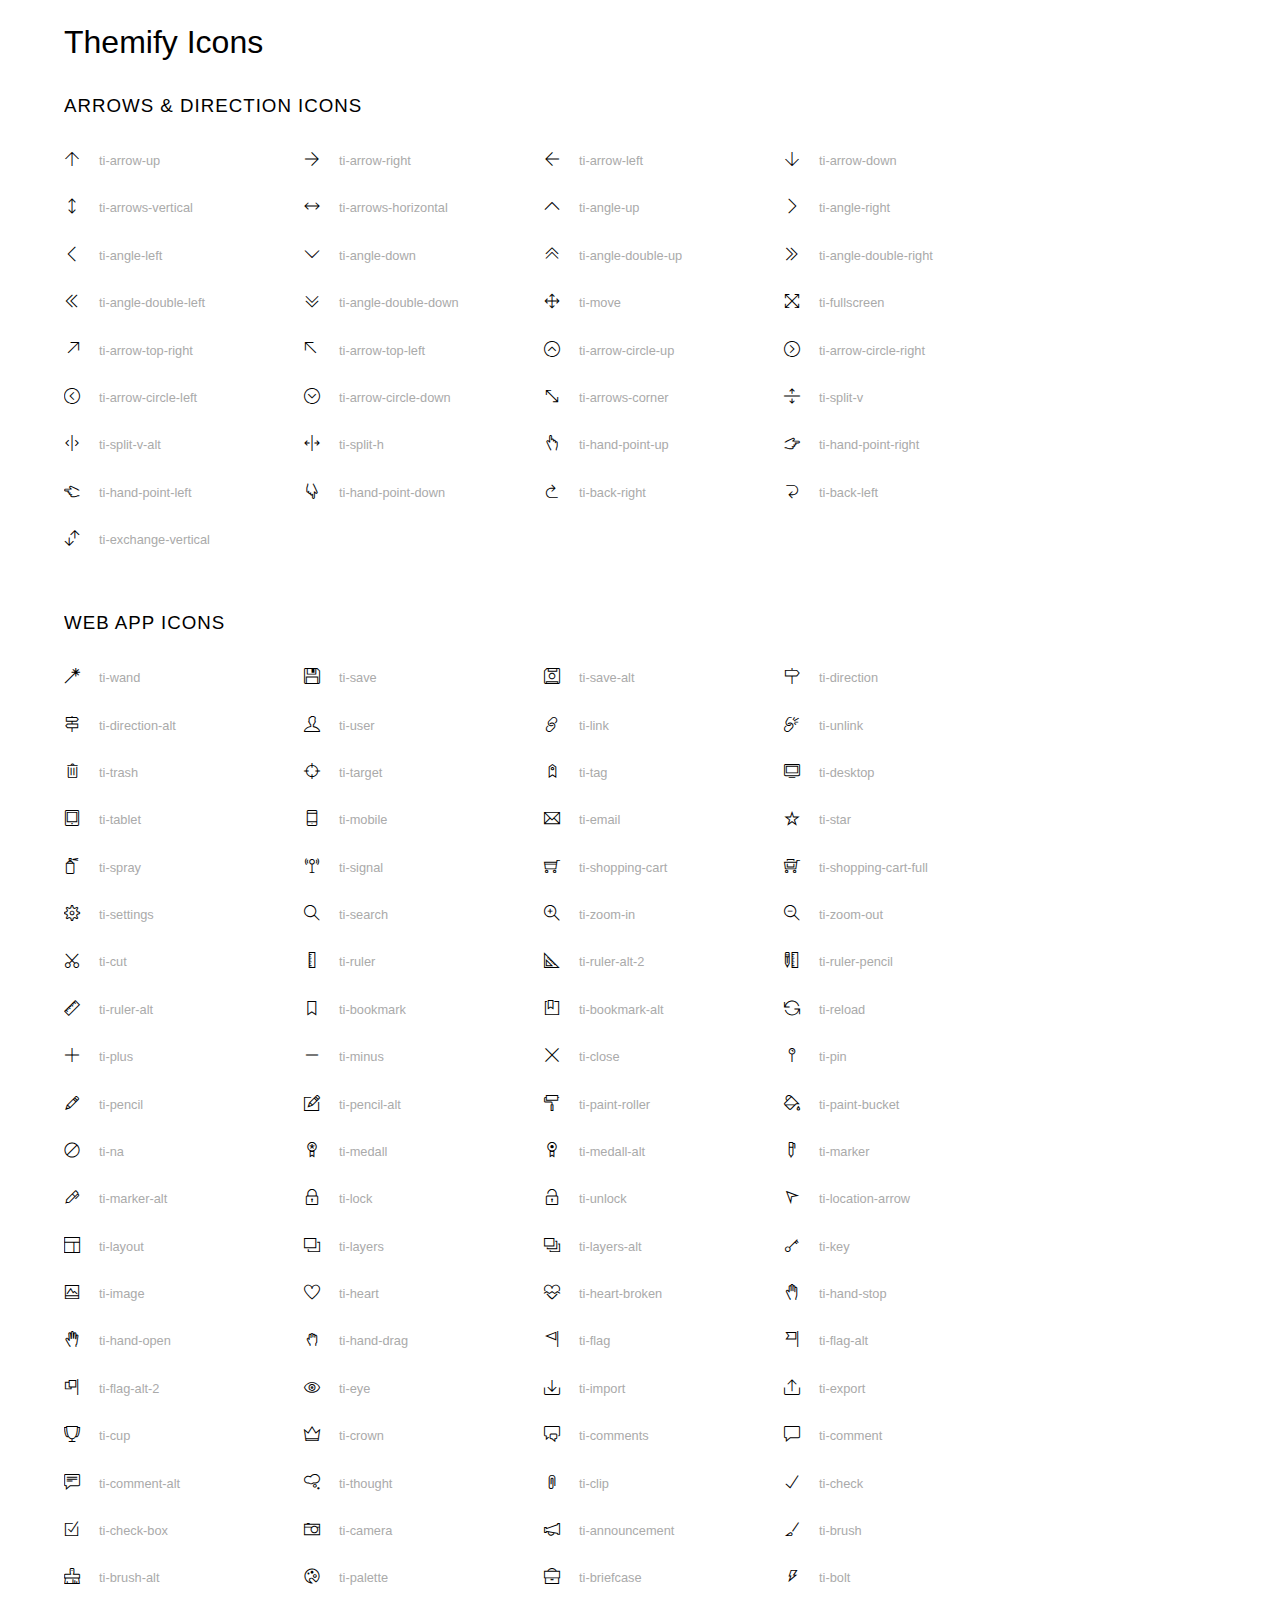
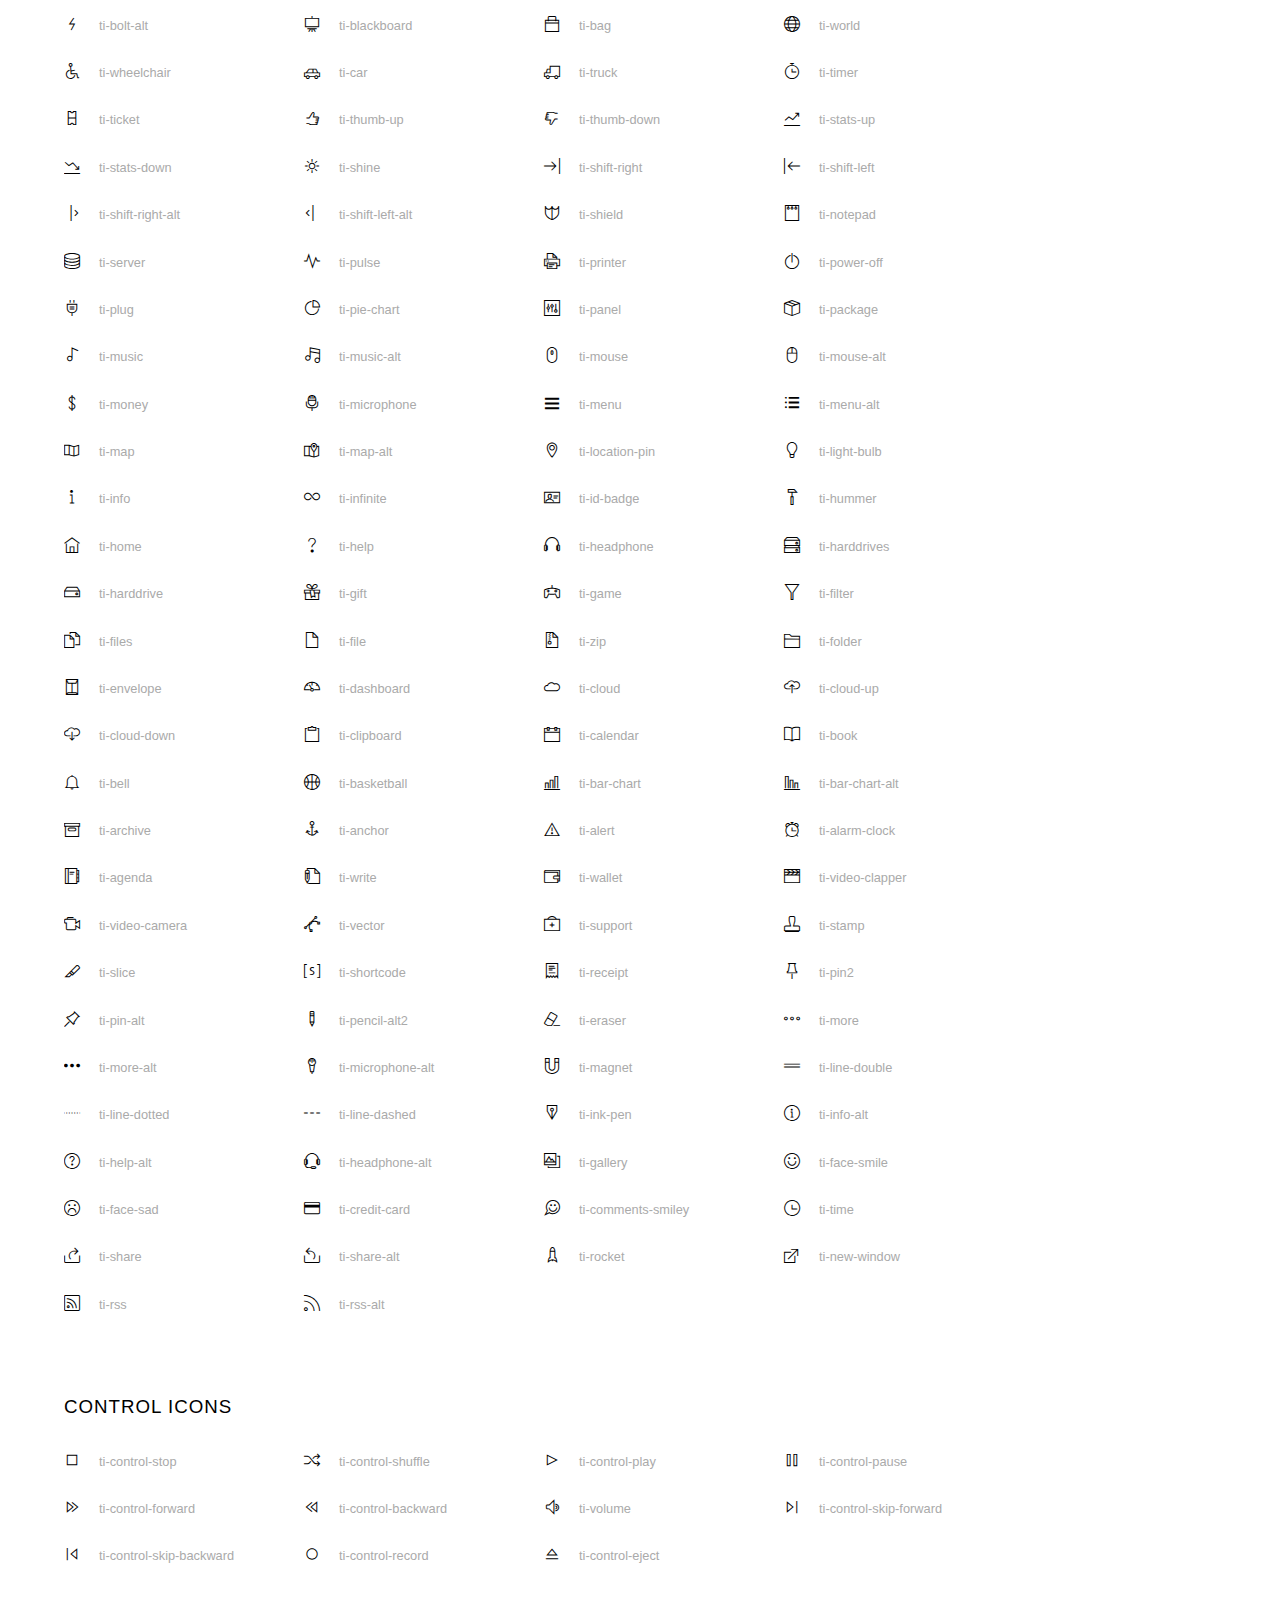
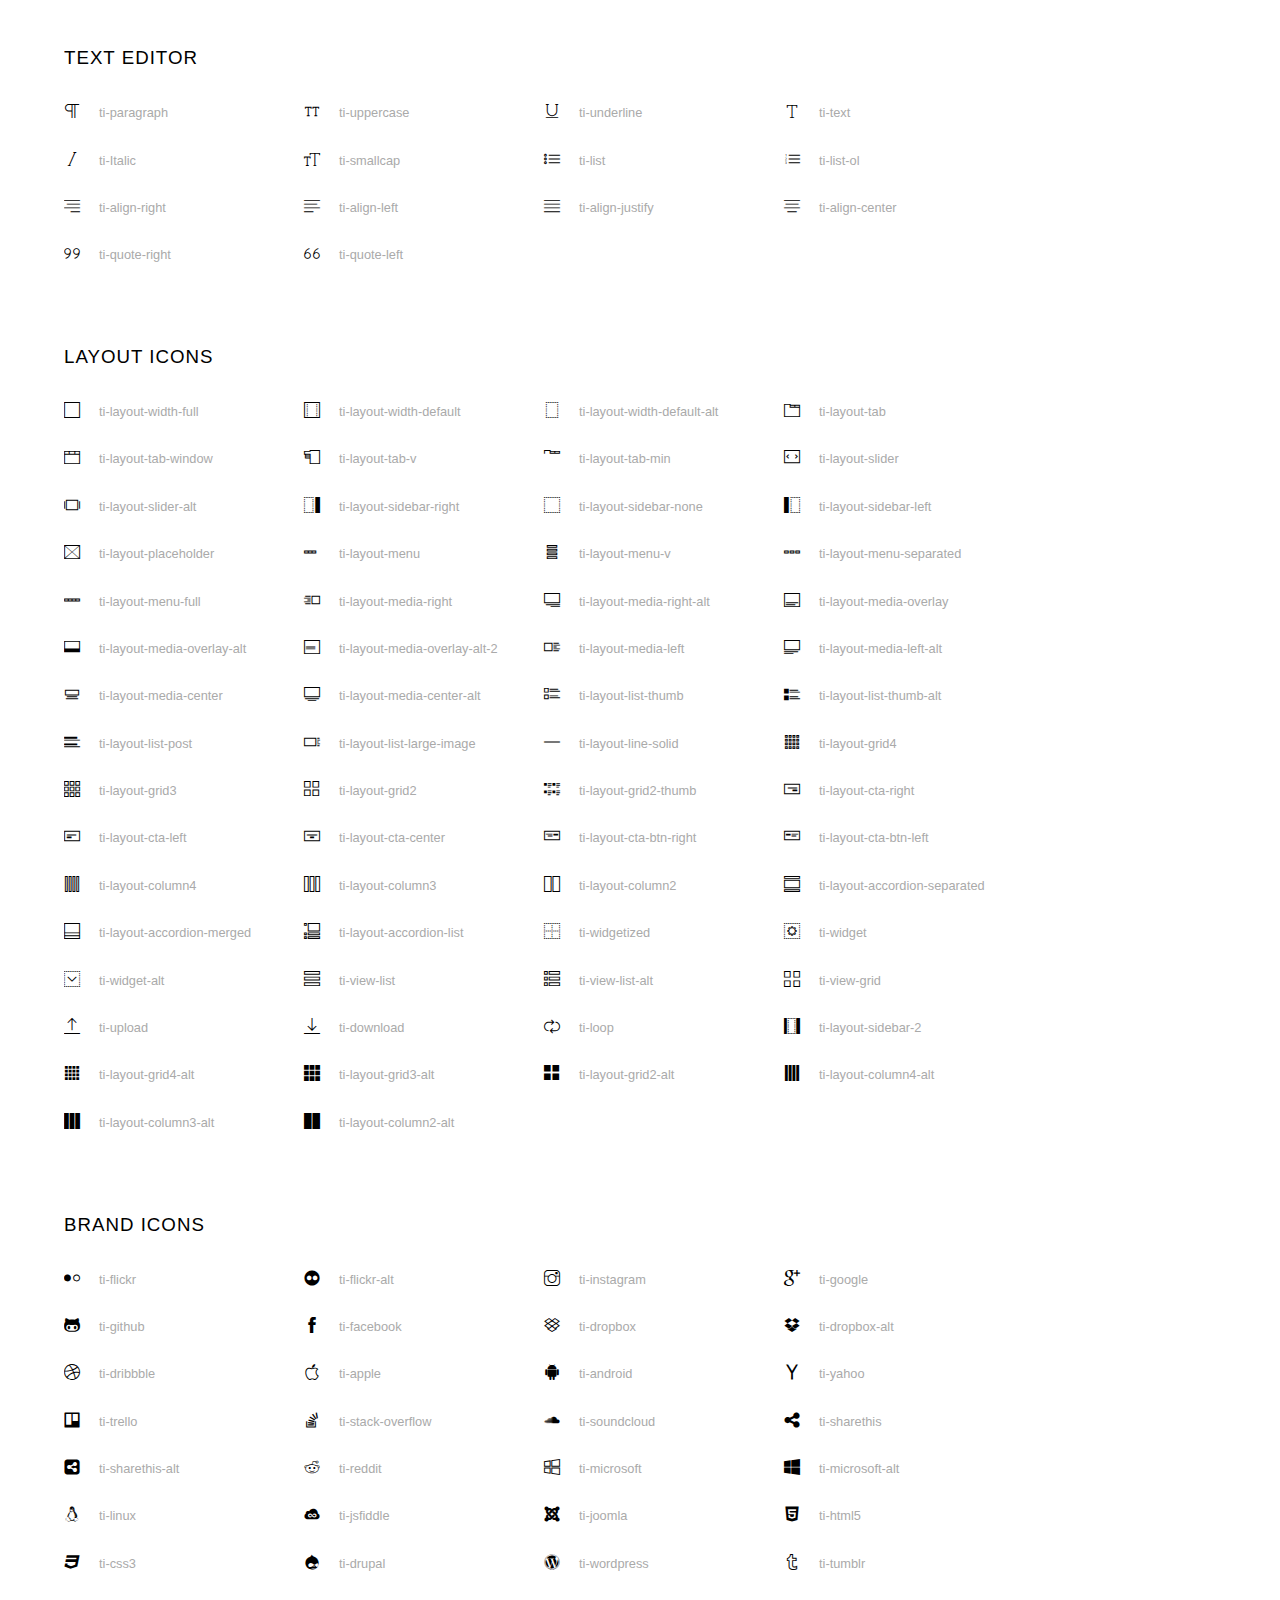
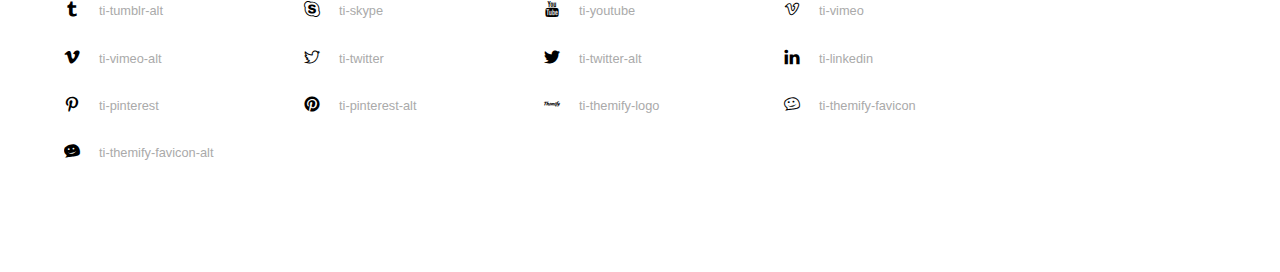
<file: assets/themify-icons/index.html>
<!doctype html>
<html>
<head>
	<meta charset="utf-8">
	<title>Themify Icon Font</title>
	<meta name="viewport" content="width=device-width">
	<link rel="stylesheet" href="demo-files/demo.css">
	<link rel="stylesheet" href="themify-icons.css">
	<!--[if lt IE 8]><!-->
	<link rel="stylesheet" href="ie7/ie7.css">
	<!--<![endif]-->
</head>
<body>
	<h1>Themify Icons</h1>

	<div class="icon-section">

		<div class="icon-section">
			<h3>Arrows &amp; Direction Icons </h3>

			<div class="icon-container">
				<span class="ti-arrow-up"></span><span class="icon-name"> ti-arrow-up</span>
			</div>
			<div class="icon-container">
				<span class="ti-arrow-right"></span><span class="icon-name"> ti-arrow-right</span>
			</div>
			<div class="icon-container">
				<span class="ti-arrow-left"></span><span class="icon-name"> ti-arrow-left</span>
			</div>
			<div class="icon-container">
				<span class="ti-arrow-down"></span><span class="icon-name"> ti-arrow-down</span>
			</div>
			<div class="icon-container">
				<span class="ti-arrows-vertical"></span><span class="icon-name"> ti-arrows-vertical</span>
			</div>
			<div class="icon-container">
				<span class="ti-arrows-horizontal"></span><span class="icon-name"> ti-arrows-horizontal</span>
			</div>
			<div class="icon-container">
				<span class="ti-angle-up"></span><span class="icon-name"> ti-angle-up</span>
			</div>
			<div class="icon-container">
				<span class="ti-angle-right"></span><span class="icon-name"> ti-angle-right</span>
			</div>
			<div class="icon-container">
				<span class="ti-angle-left"></span><span class="icon-name"> ti-angle-left</span>
			</div>
			<div class="icon-container">
				<span class="ti-angle-down"></span><span class="icon-name"> ti-angle-down</span>
			</div>	
			<div class="icon-container">
				<span class="ti-angle-double-up"></span><span class="icon-name"> ti-angle-double-up</span>
			</div>
			<div class="icon-container">
				<span class="ti-angle-double-right"></span><span class="icon-name"> ti-angle-double-right</span>
			</div>
			<div class="icon-container">
				<span class="ti-angle-double-left"></span><span class="icon-name"> ti-angle-double-left</span>
			</div>
			<div class="icon-container">
				<span class="ti-angle-double-down"></span><span class="icon-name"> ti-angle-double-down</span>
			</div>					
			<div class="icon-container">
				<span class="ti-move"></span><span class="icon-name"> ti-move</span>
			</div>
			<div class="icon-container">
				<span class="ti-fullscreen"></span><span class="icon-name"> ti-fullscreen</span>
			</div>
			<div class="icon-container">
				<span class="ti-arrow-top-right"></span><span class="icon-name"> ti-arrow-top-right</span>
			</div>
			<div class="icon-container">
				<span class="ti-arrow-top-left"></span><span class="icon-name"> ti-arrow-top-left</span>
			</div>
			<div class="icon-container">
				<span class="ti-arrow-circle-up"></span><span class="icon-name"> ti-arrow-circle-up</span>
			</div>
			<div class="icon-container">
				<span class="ti-arrow-circle-right"></span><span class="icon-name"> ti-arrow-circle-right</span>
			</div>
			<div class="icon-container">
				<span class="ti-arrow-circle-left"></span><span class="icon-name"> ti-arrow-circle-left</span>
			</div>
			<div class="icon-container">
				<span class="ti-arrow-circle-down"></span><span class="icon-name"> ti-arrow-circle-down</span>
			</div>
			<div class="icon-container">
				<span class="ti-arrows-corner"></span><span class="icon-name"> ti-arrows-corner</span>
			</div>
			<div class="icon-container">
				<span class="ti-split-v"></span><span class="icon-name"> ti-split-v</span>
			</div>

			<div class="icon-container">
				<span class="ti-split-v-alt"></span><span class="icon-name"> ti-split-v-alt</span>
			</div>
			<div class="icon-container">
				<span class="ti-split-h"></span><span class="icon-name"> ti-split-h</span>
			</div>
			<div class="icon-container">
				<span class="ti-hand-point-up"></span><span class="icon-name"> ti-hand-point-up</span>
			</div>
			<div class="icon-container">
				<span class="ti-hand-point-right"></span><span class="icon-name"> ti-hand-point-right</span>
			</div>
			<div class="icon-container">
				<span class="ti-hand-point-left"></span><span class="icon-name"> ti-hand-point-left</span>
			</div>
			<div class="icon-container">
				<span class="ti-hand-point-down"></span><span class="icon-name"> ti-hand-point-down</span>
			</div>
			<div class="icon-container">
				<span class="ti-back-right"></span><span class="icon-name"> ti-back-right</span>
			</div>
			<div class="icon-container">
				<span class="ti-back-left"></span><span class="icon-name"> ti-back-left</span>
			</div>
			<div class="icon-container">
				<span class="ti-exchange-vertical"></span><span class="icon-name"> ti-exchange-vertical</span>
			</div>

		</div> <!-- Arrows Icons -->



		<h3>Web App Icons</h3>
		
		<div class="icon-section">

			<div class="icon-container">
				<span class="ti-wand"></span><span class="icon-name"> ti-wand</span>
			</div>
			<div class="icon-container">
				<span class="ti-save"></span><span class="icon-name"> ti-save</span>
			</div>
			<div class="icon-container">
				<span class="ti-save-alt"></span><span class="icon-name"> ti-save-alt</span>
			</div>

			<div class="icon-container">
				<span class="ti-direction"></span><span class="icon-name"> ti-direction</span>
			</div>
			<div class="icon-container">
				<span class="ti-direction-alt"></span><span class="icon-name"> ti-direction-alt</span>
			</div>
			<div class="icon-container">
				<span class="ti-user"></span><span class="icon-name"> ti-user</span>
			</div>
			<div class="icon-container">
				<span class="ti-link"></span><span class="icon-name"> ti-link</span>
			</div>
			<div class="icon-container">
				<span class="ti-unlink"></span><span class="icon-name"> ti-unlink</span>
			</div>
			<div class="icon-container">
				<span class="ti-trash"></span><span class="icon-name"> ti-trash</span>
			</div>
			<div class="icon-container">
				<span class="ti-target"></span><span class="icon-name"> ti-target</span>
			</div>
			<div class="icon-container">
				<span class="ti-tag"></span><span class="icon-name"> ti-tag</span>
			</div>
			<div class="icon-container">
				<span class="ti-desktop"></span><span class="icon-name"> ti-desktop</span>
			</div>
			<div class="icon-container">
				<span class="ti-tablet"></span><span class="icon-name"> ti-tablet</span>
			</div>
			<div class="icon-container">
				<span class="ti-mobile"></span><span class="icon-name"> ti-mobile</span>
			</div>
			<div class="icon-container">
				<span class="ti-email"></span><span class="icon-name"> ti-email</span>
			</div>	
			<div class="icon-container">
				<span class="ti-star"></span><span class="icon-name"> ti-star</span>
			</div>
			<div class="icon-container">
				<span class="ti-spray"></span><span class="icon-name"> ti-spray</span>
			</div>
			<div class="icon-container">
				<span class="ti-signal"></span><span class="icon-name"> ti-signal</span>
			</div>
			<div class="icon-container">
				<span class="ti-shopping-cart"></span><span class="icon-name"> ti-shopping-cart</span>
			</div>
			<div class="icon-container">
				<span class="ti-shopping-cart-full"></span><span class="icon-name"> ti-shopping-cart-full</span>
			</div>
			<div class="icon-container">
				<span class="ti-settings"></span><span class="icon-name"> ti-settings</span>
			</div>
			<div class="icon-container">
				<span class="ti-search"></span><span class="icon-name"> ti-search</span>
			</div>
			<div class="icon-container">
				<span class="ti-zoom-in"></span><span class="icon-name"> ti-zoom-in</span>
			</div>
			<div class="icon-container">
				<span class="ti-zoom-out"></span><span class="icon-name"> ti-zoom-out</span>
			</div>
			<div class="icon-container">
				<span class="ti-cut"></span><span class="icon-name"> ti-cut</span>
			</div>
			<div class="icon-container">
				<span class="ti-ruler"></span><span class="icon-name"> ti-ruler</span>
			</div>
			<div class="icon-container">
				<span class="ti-ruler-alt-2"></span><span class="icon-name"> ti-ruler-alt-2</span>
			</div>			
			<div class="icon-container">
				<span class="ti-ruler-pencil"></span><span class="icon-name"> ti-ruler-pencil</span>
			</div>
			<div class="icon-container">
				<span class="ti-ruler-alt"></span><span class="icon-name"> ti-ruler-alt</span>
			</div>
			<div class="icon-container">
				<span class="ti-bookmark"></span><span class="icon-name"> ti-bookmark</span>
			</div>
			<div class="icon-container">
				<span class="ti-bookmark-alt"></span><span class="icon-name"> ti-bookmark-alt</span>
			</div>
			<div class="icon-container">
				<span class="ti-reload"></span><span class="icon-name"> ti-reload</span>
			</div>
			<div class="icon-container">
				<span class="ti-plus"></span><span class="icon-name"> ti-plus</span>
			</div>
			<div class="icon-container">
				<span class="ti-minus"></span><span class="icon-name"> ti-minus</span>
			</div>
			<div class="icon-container">
				<span class="ti-close"></span><span class="icon-name"> ti-close</span>
			</div>			
			<div class="icon-container">
				<span class="ti-pin"></span><span class="icon-name"> ti-pin</span>
			</div>
			<div class="icon-container">
				<span class="ti-pencil"></span><span class="icon-name"> ti-pencil</span>
			</div>
					
		  	<div class="icon-container">
				<span class="ti-pencil-alt"></span><span class="icon-name"> ti-pencil-alt</span>
			</div>
			<div class="icon-container">
				<span class="ti-paint-roller"></span><span class="icon-name"> ti-paint-roller</span>
			</div>
			<div class="icon-container">
				<span class="ti-paint-bucket"></span><span class="icon-name"> ti-paint-bucket</span>
			</div>
			<div class="icon-container">
				<span class="ti-na"></span><span class="icon-name"> ti-na</span>
			</div>
			<div class="icon-container">
				<span class="ti-medall"></span><span class="icon-name"> ti-medall</span>
			</div>
			<div class="icon-container">
				<span class="ti-medall-alt"></span><span class="icon-name"> ti-medall-alt</span>
			</div>
			<div class="icon-container">
				<span class="ti-marker"></span><span class="icon-name"> ti-marker</span>
			</div>
			<div class="icon-container">
				<span class="ti-marker-alt"></span><span class="icon-name"> ti-marker-alt</span>
			</div>

			<div class="icon-container">
				<span class="ti-lock"></span><span class="icon-name"> ti-lock</span>
			</div>
			<div class="icon-container">
				<span class="ti-unlock"></span><span class="icon-name"> ti-unlock</span>
			</div>
			<div class="icon-container">
				<span class="ti-location-arrow"></span><span class="icon-name"> ti-location-arrow</span>
			</div>
			<div class="icon-container">
				<span class="ti-layout"></span><span class="icon-name"> ti-layout</span>
			</div>
			<div class="icon-container">
				<span class="ti-layers"></span><span class="icon-name"> ti-layers</span>
			</div>
			<div class="icon-container">
				<span class="ti-layers-alt"></span><span class="icon-name"> ti-layers-alt</span>
			</div>
			<div class="icon-container">
				<span class="ti-key"></span><span class="icon-name"> ti-key</span>
			</div>
			<div class="icon-container">
				<span class="ti-image"></span><span class="icon-name"> ti-image</span>
			</div>
			<div class="icon-container">
				<span class="ti-heart"></span><span class="icon-name"> ti-heart</span>
			</div>
			<div class="icon-container">
				<span class="ti-heart-broken"></span><span class="icon-name"> ti-heart-broken</span>
			</div>
			<div class="icon-container">
				<span class="ti-hand-stop"></span><span class="icon-name"> ti-hand-stop</span>
			</div>
			<div class="icon-container">
				<span class="ti-hand-open"></span><span class="icon-name"> ti-hand-open</span>
			</div>
			<div class="icon-container">
				<span class="ti-hand-drag"></span><span class="icon-name"> ti-hand-drag</span>
			</div>
			<div class="icon-container">
				<span class="ti-flag"></span><span class="icon-name"> ti-flag</span>
			</div>
			<div class="icon-container">
				<span class="ti-flag-alt"></span><span class="icon-name"> ti-flag-alt</span>
			</div>
			<div class="icon-container">
				<span class="ti-flag-alt-2"></span><span class="icon-name"> ti-flag-alt-2</span>
			</div>
			<div class="icon-container">
				<span class="ti-eye"></span><span class="icon-name"> ti-eye</span>
			</div>
			<div class="icon-container">
				<span class="ti-import"></span><span class="icon-name"> ti-import</span>
			</div>			
			<div class="icon-container">
				<span class="ti-export"></span><span class="icon-name"> ti-export</span>
			</div>
			<div class="icon-container">
				<span class="ti-cup"></span><span class="icon-name"> ti-cup</span>
			</div>
			<div class="icon-container">
				<span class="ti-crown"></span><span class="icon-name"> ti-crown</span>
			</div>
			<div class="icon-container">
				<span class="ti-comments"></span><span class="icon-name"> ti-comments</span>
			</div>
			<div class="icon-container">
				<span class="ti-comment"></span><span class="icon-name"> ti-comment</span>
			</div>
			<div class="icon-container">
				<span class="ti-comment-alt"></span><span class="icon-name"> ti-comment-alt</span>
			</div>
			<div class="icon-container">
				<span class="ti-thought"></span><span class="icon-name"> ti-thought</span>
			</div>			
			<div class="icon-container">
				<span class="ti-clip"></span><span class="icon-name"> ti-clip</span>
			</div>

			<div class="icon-container">
				<span class="ti-check"></span><span class="icon-name"> ti-check</span>
			</div>
			<div class="icon-container">
				<span class="ti-check-box"></span><span class="icon-name"> ti-check-box</span>
			</div>
			<div class="icon-container">
				<span class="ti-camera"></span><span class="icon-name"> ti-camera</span>
			</div>
			<div class="icon-container">
				<span class="ti-announcement"></span><span class="icon-name"> ti-announcement</span>
			</div>
			<div class="icon-container">
				<span class="ti-brush"></span><span class="icon-name"> ti-brush</span>
			</div>
			<div class="icon-container">
				<span class="ti-brush-alt"></span><span class="icon-name"> ti-brush-alt</span>
			</div>
			<div class="icon-container">
				<span class="ti-palette"></span><span class="icon-name"> ti-palette</span>
			</div>			
			<div class="icon-container">
				<span class="ti-briefcase"></span><span class="icon-name"> ti-briefcase</span>
			</div>
			<div class="icon-container">
				<span class="ti-bolt"></span><span class="icon-name"> ti-bolt</span>
			</div>
			<div class="icon-container">
				<span class="ti-bolt-alt"></span><span class="icon-name"> ti-bolt-alt</span>
			</div>
			<div class="icon-container">
				<span class="ti-blackboard"></span><span class="icon-name"> ti-blackboard</span>
			</div>
			<div class="icon-container">
				<span class="ti-bag"></span><span class="icon-name"> ti-bag</span>
			</div>
			<div class="icon-container">
				<span class="ti-world"></span><span class="icon-name"> ti-world</span>
			</div>
			<div class="icon-container">
				<span class="ti-wheelchair"></span><span class="icon-name"> ti-wheelchair</span>
			</div>
			<div class="icon-container">
				<span class="ti-car"></span><span class="icon-name"> ti-car</span>
			</div>
			<div class="icon-container">
				<span class="ti-truck"></span><span class="icon-name"> ti-truck</span>
			</div>
			<div class="icon-container">
				<span class="ti-timer"></span><span class="icon-name"> ti-timer</span>
			</div>
			<div class="icon-container">
				<span class="ti-ticket"></span><span class="icon-name"> ti-ticket</span>
			</div>
			<div class="icon-container">
				<span class="ti-thumb-up"></span><span class="icon-name"> ti-thumb-up</span>
			</div>
			<div class="icon-container">
				<span class="ti-thumb-down"></span><span class="icon-name"> ti-thumb-down</span>
			</div>

			<div class="icon-container">
				<span class="ti-stats-up"></span><span class="icon-name"> ti-stats-up</span>
			</div>
			<div class="icon-container">
				<span class="ti-stats-down"></span><span class="icon-name"> ti-stats-down</span>
			</div>
			<div class="icon-container">
				<span class="ti-shine"></span><span class="icon-name"> ti-shine</span>
			</div>
			<div class="icon-container">
				<span class="ti-shift-right"></span><span class="icon-name"> ti-shift-right</span>
			</div>
			<div class="icon-container">
				<span class="ti-shift-left"></span><span class="icon-name"> ti-shift-left</span>
			</div>

			<div class="icon-container">
				<span class="ti-shift-right-alt"></span><span class="icon-name"> ti-shift-right-alt</span>
			</div>
			<div class="icon-container">
				<span class="ti-shift-left-alt"></span><span class="icon-name"> ti-shift-left-alt</span>
			</div>
			<div class="icon-container">
				<span class="ti-shield"></span><span class="icon-name"> ti-shield</span>
			</div>
			<div class="icon-container">
				<span class="ti-notepad"></span><span class="icon-name"> ti-notepad</span>
			</div>
			<div class="icon-container">
				<span class="ti-server"></span><span class="icon-name"> ti-server</span>
			</div>

			<div class="icon-container">
				<span class="ti-pulse"></span><span class="icon-name"> ti-pulse</span>
			</div>
			<div class="icon-container">
				<span class="ti-printer"></span><span class="icon-name"> ti-printer</span>
			</div>
			<div class="icon-container">
				<span class="ti-power-off"></span><span class="icon-name"> ti-power-off</span>
			</div>
			<div class="icon-container">
				<span class="ti-plug"></span><span class="icon-name"> ti-plug</span>
			</div>
			<div class="icon-container">
				<span class="ti-pie-chart"></span><span class="icon-name"> ti-pie-chart</span>
			</div>

			<div class="icon-container">
				<span class="ti-panel"></span><span class="icon-name"> ti-panel</span>
			</div>
			<div class="icon-container">
				<span class="ti-package"></span><span class="icon-name"> ti-package</span>
			</div>
			<div class="icon-container">
				<span class="ti-music"></span><span class="icon-name"> ti-music</span>
			</div>
			<div class="icon-container">
				<span class="ti-music-alt"></span><span class="icon-name"> ti-music-alt</span>
			</div>
			<div class="icon-container">
				<span class="ti-mouse"></span><span class="icon-name"> ti-mouse</span>
			</div>
			<div class="icon-container">
				<span class="ti-mouse-alt"></span><span class="icon-name"> ti-mouse-alt</span>
			</div>
			<div class="icon-container">
				<span class="ti-money"></span><span class="icon-name"> ti-money</span>
			</div>
			<div class="icon-container">
				<span class="ti-microphone"></span><span class="icon-name"> ti-microphone</span>
			</div>
			<div class="icon-container">
				<span class="ti-menu"></span><span class="icon-name"> ti-menu</span>
			</div>
			<div class="icon-container">
				<span class="ti-menu-alt"></span><span class="icon-name"> ti-menu-alt</span>
			</div>
			<div class="icon-container">
				<span class="ti-map"></span><span class="icon-name"> ti-map</span>
			</div>
			<div class="icon-container">
				<span class="ti-map-alt"></span><span class="icon-name"> ti-map-alt</span>
			</div>

			<div class="icon-container">
				<span class="ti-location-pin"></span><span class="icon-name"> ti-location-pin</span>
			</div>

			<div class="icon-container">
				<span class="ti-light-bulb"></span><span class="icon-name"> ti-light-bulb</span>
			</div>
			<div class="icon-container">
				<span class="ti-info"></span><span class="icon-name"> ti-info</span>
			</div>
			<div class="icon-container">
				<span class="ti-infinite"></span><span class="icon-name"> ti-infinite</span>
			</div>
			<div class="icon-container">
				<span class="ti-id-badge"></span><span class="icon-name"> ti-id-badge</span>
			</div>
			<div class="icon-container">
				<span class="ti-hummer"></span><span class="icon-name"> ti-hummer</span>
			</div>
			<div class="icon-container">
				<span class="ti-home"></span><span class="icon-name"> ti-home</span>
			</div>
			<div class="icon-container">
				<span class="ti-help"></span><span class="icon-name"> ti-help</span>
			</div>
			<div class="icon-container">
				<span class="ti-headphone"></span><span class="icon-name"> ti-headphone</span>
			</div>
			<div class="icon-container">
				<span class="ti-harddrives"></span><span class="icon-name"> ti-harddrives</span>
			</div>
			<div class="icon-container">
				<span class="ti-harddrive"></span><span class="icon-name"> ti-harddrive</span>
			</div>
			<div class="icon-container">
				<span class="ti-gift"></span><span class="icon-name"> ti-gift</span>
			</div>
			<div class="icon-container">
				<span class="ti-game"></span><span class="icon-name"> ti-game</span>
			</div>
			<div class="icon-container">
				<span class="ti-filter"></span><span class="icon-name"> ti-filter</span>
			</div>
			<div class="icon-container">
				<span class="ti-files"></span><span class="icon-name"> ti-files</span>
			</div>
			<div class="icon-container">
				<span class="ti-file"></span><span class="icon-name"> ti-file</span>
			</div>
			<div class="icon-container">
				<span class="ti-zip"></span><span class="icon-name"> ti-zip</span>
			</div>
			<div class="icon-container">
				<span class="ti-folder"></span><span class="icon-name"> ti-folder</span>
			</div>			
			<div class="icon-container">
				<span class="ti-envelope"></span><span class="icon-name"> ti-envelope</span>
			</div>


			<div class="icon-container">
				<span class="ti-dashboard"></span><span class="icon-name"> ti-dashboard</span>
			</div>
			<div class="icon-container">
				<span class="ti-cloud"></span><span class="icon-name"> ti-cloud</span>
			</div>
			<div class="icon-container">
				<span class="ti-cloud-up"></span><span class="icon-name"> ti-cloud-up</span>
			</div>
			<div class="icon-container">
				<span class="ti-cloud-down"></span><span class="icon-name"> ti-cloud-down</span>
			</div>
			<div class="icon-container">
				<span class="ti-clipboard"></span><span class="icon-name"> ti-clipboard</span>
			</div>
			<div class="icon-container">
				<span class="ti-calendar"></span><span class="icon-name"> ti-calendar</span>
			</div>
			<div class="icon-container">
				<span class="ti-book"></span><span class="icon-name"> ti-book</span>
			</div>
			<div class="icon-container">
				<span class="ti-bell"></span><span class="icon-name"> ti-bell</span>
			</div>
			<div class="icon-container">
				<span class="ti-basketball"></span><span class="icon-name"> ti-basketball</span>
			</div>
			<div class="icon-container">
				<span class="ti-bar-chart"></span><span class="icon-name"> ti-bar-chart</span>
			</div>
			<div class="icon-container">
				<span class="ti-bar-chart-alt"></span><span class="icon-name"> ti-bar-chart-alt</span>
			</div>


			<div class="icon-container">
				<span class="ti-archive"></span><span class="icon-name"> ti-archive</span>
			</div>
			<div class="icon-container">
				<span class="ti-anchor"></span><span class="icon-name"> ti-anchor</span>
			</div>

			<div class="icon-container">
				<span class="ti-alert"></span><span class="icon-name"> ti-alert</span>
			</div>
			<div class="icon-container">
				<span class="ti-alarm-clock"></span><span class="icon-name"> ti-alarm-clock</span>
			</div>
			<div class="icon-container">
				<span class="ti-agenda"></span><span class="icon-name"> ti-agenda</span>
			</div>
			<div class="icon-container">
				<span class="ti-write"></span><span class="icon-name"> ti-write</span>
			</div>

			<div class="icon-container">
				<span class="ti-wallet"></span><span class="icon-name"> ti-wallet</span>
			</div>
			<div class="icon-container">
				<span class="ti-video-clapper"></span><span class="icon-name"> ti-video-clapper</span>
			</div>
			<div class="icon-container">
				<span class="ti-video-camera"></span><span class="icon-name"> ti-video-camera</span>
			</div>
			<div class="icon-container">
				<span class="ti-vector"></span><span class="icon-name"> ti-vector</span>
			</div>

			<div class="icon-container">
				<span class="ti-support"></span><span class="icon-name"> ti-support</span>
			</div>
			<div class="icon-container">
				<span class="ti-stamp"></span><span class="icon-name"> ti-stamp</span>
			</div>
			<div class="icon-container">
				<span class="ti-slice"></span><span class="icon-name"> ti-slice</span>
			</div>
			<div class="icon-container">
				<span class="ti-shortcode"></span><span class="icon-name"> ti-shortcode</span>
			</div>
			<div class="icon-container">
				<span class="ti-receipt"></span><span class="icon-name"> ti-receipt</span>
			</div>
			<div class="icon-container">
				<span class="ti-pin2"></span><span class="icon-name"> ti-pin2</span>
			</div>
			<div class="icon-container">
				<span class="ti-pin-alt"></span><span class="icon-name"> ti-pin-alt</span>
			</div>
			<div class="icon-container">
				<span class="ti-pencil-alt2"></span><span class="icon-name"> ti-pencil-alt2</span>
			</div>
			<div class="icon-container">
				<span class="ti-eraser"></span><span class="icon-name"> ti-eraser</span>
			</div>			
			<div class="icon-container">
				<span class="ti-more"></span><span class="icon-name"> ti-more</span>
			</div>
			<div class="icon-container">
				<span class="ti-more-alt"></span><span class="icon-name"> ti-more-alt</span>
			</div>
			<div class="icon-container">
				<span class="ti-microphone-alt"></span><span class="icon-name"> ti-microphone-alt</span>
			</div>
			<div class="icon-container">
				<span class="ti-magnet"></span><span class="icon-name"> ti-magnet</span>
			</div>
			<div class="icon-container">
				<span class="ti-line-double"></span><span class="icon-name"> ti-line-double</span>
			</div>
			<div class="icon-container">
				<span class="ti-line-dotted"></span><span class="icon-name"> ti-line-dotted</span>
			</div>
			<div class="icon-container">
				<span class="ti-line-dashed"></span><span class="icon-name"> ti-line-dashed</span>
			</div>

			<div class="icon-container">
				<span class="ti-ink-pen"></span><span class="icon-name"> ti-ink-pen</span>
			</div>
			<div class="icon-container">
				<span class="ti-info-alt"></span><span class="icon-name"> ti-info-alt</span>
			</div>
			<div class="icon-container">
				<span class="ti-help-alt"></span><span class="icon-name"> ti-help-alt</span>
			</div>
			<div class="icon-container">
				<span class="ti-headphone-alt"></span><span class="icon-name"> ti-headphone-alt</span>
			</div>

			<div class="icon-container">
				<span class="ti-gallery"></span><span class="icon-name"> ti-gallery</span>
			</div>
			<div class="icon-container">
				<span class="ti-face-smile"></span><span class="icon-name"> ti-face-smile</span>
			</div>
			<div class="icon-container">
				<span class="ti-face-sad"></span><span class="icon-name"> ti-face-sad</span>
			</div>
			<div class="icon-container">
				<span class="ti-credit-card"></span><span class="icon-name"> ti-credit-card</span>
			</div>
			<div class="icon-container">
				<span class="ti-comments-smiley"></span><span class="icon-name"> ti-comments-smiley</span>
			</div>
			<div class="icon-container">
				<span class="ti-time"></span><span class="icon-name"> ti-time</span>
			</div>
			<div class="icon-container">
				<span class="ti-share"></span><span class="icon-name"> ti-share</span>
			</div>
			<div class="icon-container">
				<span class="ti-share-alt"></span><span class="icon-name"> ti-share-alt</span>
			</div>
			<div class="icon-container">
				<span class="ti-rocket"></span><span class="icon-name"> ti-rocket</span>
			</div>

			<div class="icon-container">
				<span class="ti-new-window"></span><span class="icon-name"> ti-new-window</span>
			</div>

			<div class="icon-container">
				<span class="ti-rss"></span><span class="icon-name"> ti-rss</span>
			</div>

			<div class="icon-container">
				<span class="ti-rss-alt"></span><span class="icon-name"> ti-rss-alt</span>
			</div>
			
		</div><!-- Web App Icons -->


		<div class="icon-section">
			<h3>Control Icons</h3>
			<div class="icon-container">
				<span class="ti-control-stop"></span><span class="icon-name"> ti-control-stop</span>
			</div>
			<div class="icon-container">
				<span class="ti-control-shuffle"></span><span class="icon-name"> ti-control-shuffle</span>
			</div>
			<div class="icon-container">
				<span class="ti-control-play"></span><span class="icon-name"> ti-control-play</span>
			</div>
			<div class="icon-container">
				<span class="ti-control-pause"></span><span class="icon-name"> ti-control-pause</span>
			</div>
			<div class="icon-container">
				<span class="ti-control-forward"></span><span class="icon-name"> ti-control-forward</span>
			</div>
			<div class="icon-container">
				<span class="ti-control-backward"></span><span class="icon-name"> ti-control-backward</span>
			</div>	
			<div class="icon-container">
				<span class="ti-volume"></span><span class="icon-name"> ti-volume</span>
			</div>
			<div class="icon-container">
				<span class="ti-control-skip-forward"></span><span class="icon-name"> ti-control-skip-forward</span>
			</div>
			<div class="icon-container">
				<span class="ti-control-skip-backward"></span><span class="icon-name"> ti-control-skip-backward</span>
			</div>
			<div class="icon-container">
				<span class="ti-control-record"></span><span class="icon-name"> ti-control-record</span>
			</div>
			<div class="icon-container">
				<span class="ti-control-eject"></span><span class="icon-name"> ti-control-eject</span>
			</div>			
		</div> <!-- Control Icons -->


		<div class="icon-section">
			<h3>Text Editor</h3>

			<div class="icon-container">
				<span class="ti-paragraph"></span><span class="icon-name"> ti-paragraph</span>
			</div>
			<div class="icon-container">
				<span class="ti-uppercase"></span><span class="icon-name"> ti-uppercase</span>
			</div>

			<div class="icon-container">
				<span class="ti-underline"></span><span class="icon-name"> ti-underline</span>
			</div>
			<div class="icon-container">
				<span class="ti-text"></span><span class="icon-name"> ti-text</span>
			</div>
			<div class="icon-container">
				<span class="ti-Italic"></span><span class="icon-name"> ti-Italic</span>
			</div>
			<div class="icon-container">
				<span class="ti-smallcap"></span><span class="icon-name"> ti-smallcap</span>
			</div>
			<div class="icon-container">
				<span class="ti-list"></span><span class="icon-name"> ti-list</span>
			</div>
			<div class="icon-container">
				<span class="ti-list-ol"></span><span class="icon-name"> ti-list-ol</span>
			</div>
			<div class="icon-container">
				<span class="ti-align-right"></span><span class="icon-name"> ti-align-right</span>
			</div>
			<div class="icon-container">
				<span class="ti-align-left"></span><span class="icon-name"> ti-align-left</span>
			</div>
			<div class="icon-container">
				<span class="ti-align-justify"></span><span class="icon-name"> ti-align-justify</span>
			</div>
			<div class="icon-container">
				<span class="ti-align-center"></span><span class="icon-name"> ti-align-center</span>
			</div>
			<div class="icon-container">
				<span class="ti-quote-right"></span><span class="icon-name"> ti-quote-right</span>
			</div>
			<div class="icon-container">
				<span class="ti-quote-left"></span><span class="icon-name"> ti-quote-left</span>
			</div>

		</div> <!-- Text Editor -->



		<div class="icon-section">
			<h3>Layout Icons</h3>
			<div class="icon-container">
				<span class="ti-layout-width-full"></span><span class="icon-name"> ti-layout-width-full</span>
			</div>
			<div class="icon-container">
				<span class="ti-layout-width-default"></span><span class="icon-name"> ti-layout-width-default</span>
			</div>
			<div class="icon-container">
				<span class="ti-layout-width-default-alt"></span><span class="icon-name"> ti-layout-width-default-alt</span>
			</div>
			<div class="icon-container">
				<span class="ti-layout-tab"></span><span class="icon-name"> ti-layout-tab</span>
			</div>
			<div class="icon-container">
				<span class="ti-layout-tab-window"></span><span class="icon-name"> ti-layout-tab-window</span>
			</div>
			<div class="icon-container">
				<span class="ti-layout-tab-v"></span><span class="icon-name"> ti-layout-tab-v</span>
			</div>
			<div class="icon-container">
				<span class="ti-layout-tab-min"></span><span class="icon-name"> ti-layout-tab-min</span>
			</div>
			<div class="icon-container">
				<span class="ti-layout-slider"></span><span class="icon-name"> ti-layout-slider</span>
			</div>
			<div class="icon-container">
				<span class="ti-layout-slider-alt"></span><span class="icon-name"> ti-layout-slider-alt</span>
			</div>
			<div class="icon-container">
				<span class="ti-layout-sidebar-right"></span><span class="icon-name"> ti-layout-sidebar-right</span>
			</div>
			<div class="icon-container">
				<span class="ti-layout-sidebar-none"></span><span class="icon-name"> ti-layout-sidebar-none</span>
			</div>
			<div class="icon-container">
				<span class="ti-layout-sidebar-left"></span><span class="icon-name"> ti-layout-sidebar-left</span>
			</div>
			<div class="icon-container">
				<span class="ti-layout-placeholder"></span><span class="icon-name"> ti-layout-placeholder</span>
			</div>
			<div class="icon-container">
				<span class="ti-layout-menu"></span><span class="icon-name"> ti-layout-menu</span>
			</div>
			<div class="icon-container">
				<span class="ti-layout-menu-v"></span><span class="icon-name"> ti-layout-menu-v</span>
			</div>
			<div class="icon-container">
				<span class="ti-layout-menu-separated"></span><span class="icon-name"> ti-layout-menu-separated</span>
			</div>
			<div class="icon-container">
				<span class="ti-layout-menu-full"></span><span class="icon-name"> ti-layout-menu-full</span>
			</div>
			<div class="icon-container">
				<span class="ti-layout-media-right"></span><span class="icon-name"> ti-layout-media-right</span>
			</div>
			<div class="icon-container">
				<span class="ti-layout-media-right-alt"></span><span class="icon-name"> ti-layout-media-right-alt</span>
			</div>
			<div class="icon-container">
				<span class="ti-layout-media-overlay"></span><span class="icon-name"> ti-layout-media-overlay</span>
			</div>
			<div class="icon-container">
				<span class="ti-layout-media-overlay-alt"></span><span class="icon-name"> ti-layout-media-overlay-alt</span>
			</div>
			<div class="icon-container">
				<span class="ti-layout-media-overlay-alt-2"></span><span class="icon-name"> ti-layout-media-overlay-alt-2</span>
			</div>
			<div class="icon-container">
				<span class="ti-layout-media-left"></span><span class="icon-name"> ti-layout-media-left</span>
			</div>
			<div class="icon-container">
				<span class="ti-layout-media-left-alt"></span><span class="icon-name"> ti-layout-media-left-alt</span>
			</div>
			<div class="icon-container">
				<span class="ti-layout-media-center"></span><span class="icon-name"> ti-layout-media-center</span>
			</div>
			<div class="icon-container">
				<span class="ti-layout-media-center-alt"></span><span class="icon-name"> ti-layout-media-center-alt</span>
			</div>
			<div class="icon-container">
				<span class="ti-layout-list-thumb"></span><span class="icon-name"> ti-layout-list-thumb</span>
			</div>
			<div class="icon-container">
				<span class="ti-layout-list-thumb-alt"></span><span class="icon-name"> ti-layout-list-thumb-alt</span>
			</div>
			<div class="icon-container">
				<span class="ti-layout-list-post"></span><span class="icon-name"> ti-layout-list-post</span>
			</div>
			<div class="icon-container">
				<span class="ti-layout-list-large-image"></span><span class="icon-name"> ti-layout-list-large-image</span>
			</div>
			<div class="icon-container">
				<span class="ti-layout-line-solid"></span><span class="icon-name"> ti-layout-line-solid</span>
			</div>
			<div class="icon-container">
				<span class="ti-layout-grid4"></span><span class="icon-name"> ti-layout-grid4</span>
			</div>
			<div class="icon-container">
				<span class="ti-layout-grid3"></span><span class="icon-name"> ti-layout-grid3</span>
			</div>
			<div class="icon-container">
				<span class="ti-layout-grid2"></span><span class="icon-name"> ti-layout-grid2</span>
			</div>
			<div class="icon-container">
				<span class="ti-layout-grid2-thumb"></span><span class="icon-name"> ti-layout-grid2-thumb</span>
			</div>
			<div class="icon-container">
				<span class="ti-layout-cta-right"></span><span class="icon-name"> ti-layout-cta-right</span>
			</div>
			<div class="icon-container">
				<span class="ti-layout-cta-left"></span><span class="icon-name"> ti-layout-cta-left</span>
			</div>
			<div class="icon-container">
				<span class="ti-layout-cta-center"></span><span class="icon-name"> ti-layout-cta-center</span>
			</div>
			<div class="icon-container">
				<span class="ti-layout-cta-btn-right"></span><span class="icon-name"> ti-layout-cta-btn-right</span>
			</div>
			<div class="icon-container">
				<span class="ti-layout-cta-btn-left"></span><span class="icon-name"> ti-layout-cta-btn-left</span>
			</div>
			<div class="icon-container">
				<span class="ti-layout-column4"></span><span class="icon-name"> ti-layout-column4</span>
			</div>
			<div class="icon-container">
				<span class="ti-layout-column3"></span><span class="icon-name"> ti-layout-column3</span>
			</div>
			<div class="icon-container">
				<span class="ti-layout-column2"></span><span class="icon-name"> ti-layout-column2</span>
			</div>
			<div class="icon-container">
				<span class="ti-layout-accordion-separated"></span><span class="icon-name"> ti-layout-accordion-separated</span>
			</div>
			<div class="icon-container">
				<span class="ti-layout-accordion-merged"></span><span class="icon-name"> ti-layout-accordion-merged</span>
			</div>
			<div class="icon-container">
				<span class="ti-layout-accordion-list"></span><span class="icon-name"> ti-layout-accordion-list</span>
			</div>
			<div class="icon-container">
				<span class="ti-widgetized"></span><span class="icon-name"> ti-widgetized</span>
			</div>
			<div class="icon-container">
				<span class="ti-widget"></span><span class="icon-name"> ti-widget</span>
			</div>
			<div class="icon-container">
				<span class="ti-widget-alt"></span><span class="icon-name"> ti-widget-alt</span>
			</div>
			<div class="icon-container">
				<span class="ti-view-list"></span><span class="icon-name"> ti-view-list</span>
			</div>
			<div class="icon-container">
				<span class="ti-view-list-alt"></span><span class="icon-name"> ti-view-list-alt</span>
			</div>
			<div class="icon-container">
				<span class="ti-view-grid"></span><span class="icon-name"> ti-view-grid</span>
			</div>
			<div class="icon-container">
				<span class="ti-upload"></span><span class="icon-name"> ti-upload</span>
			</div>
			<div class="icon-container">
				<span class="ti-download"></span><span class="icon-name"> ti-download</span>
			</div>	
			<div class="icon-container">
				<span class="ti-loop"></span><span class="icon-name"> ti-loop</span>
			</div>
			<div class="icon-container">
				<span class="ti-layout-sidebar-2"></span><span class="icon-name"> ti-layout-sidebar-2</span>
			</div>
			<div class="icon-container">
				<span class="ti-layout-grid4-alt"></span><span class="icon-name"> ti-layout-grid4-alt</span>
			</div>
			<div class="icon-container">
				<span class="ti-layout-grid3-alt"></span><span class="icon-name"> ti-layout-grid3-alt</span>
			</div>
			<div class="icon-container">
				<span class="ti-layout-grid2-alt"></span><span class="icon-name"> ti-layout-grid2-alt</span>
			</div>
			<div class="icon-container">
				<span class="ti-layout-column4-alt"></span><span class="icon-name"> ti-layout-column4-alt</span>
			</div>
			<div class="icon-container">
				<span class="ti-layout-column3-alt"></span><span class="icon-name"> ti-layout-column3-alt</span>
			</div>
			<div class="icon-container">
				<span class="ti-layout-column2-alt"></span><span class="icon-name"> ti-layout-column2-alt</span>
			</div>		


		</div> <!-- Layout Icons -->


		<div class="icon-section">
			<h3>Brand Icons</h3>

			<div class="icon-container">
				<span class="ti-flickr"></span><span class="icon-name"> ti-flickr</span>
			</div>
			<div class="icon-container">
				<span class="ti-flickr-alt"></span><span class="icon-name"> ti-flickr-alt</span>
			</div>			
			<div class="icon-container">
				<span class="ti-instagram"></span><span class="icon-name"> ti-instagram</span>
			</div>
			<div class="icon-container">
				<span class="ti-google"></span><span class="icon-name"> ti-google</span>
			</div>
			<div class="icon-container">
				<span class="ti-github"></span><span class="icon-name"> ti-github</span>
			</div>

			<div class="icon-container">
				<span class="ti-facebook"></span><span class="icon-name"> ti-facebook</span>
			</div>
			<div class="icon-container">
				<span class="ti-dropbox"></span><span class="icon-name"> ti-dropbox</span>
			</div>
			<div class="icon-container">
				<span class="ti-dropbox-alt"></span><span class="icon-name"> ti-dropbox-alt</span>
			</div>
			<div class="icon-container">
				<span class="ti-dribbble"></span><span class="icon-name"> ti-dribbble</span>
			</div>
			<div class="icon-container">
				<span class="ti-apple"></span><span class="icon-name"> ti-apple</span>
			</div>
			<div class="icon-container">
				<span class="ti-android"></span><span class="icon-name"> ti-android</span>
			</div>
			<div class="icon-container">
				<span class="ti-yahoo"></span><span class="icon-name"> ti-yahoo</span>
			</div>
			<div class="icon-container">
				<span class="ti-trello"></span><span class="icon-name"> ti-trello</span>
			</div>
			<div class="icon-container">
				<span class="ti-stack-overflow"></span><span class="icon-name"> ti-stack-overflow</span>
			</div>
			<div class="icon-container">
				<span class="ti-soundcloud"></span><span class="icon-name"> ti-soundcloud</span>
			</div>
			<div class="icon-container">
				<span class="ti-sharethis"></span><span class="icon-name"> ti-sharethis</span>
			</div>
			<div class="icon-container">
				<span class="ti-sharethis-alt"></span><span class="icon-name"> ti-sharethis-alt</span>
			</div>
			<div class="icon-container">
				<span class="ti-reddit"></span><span class="icon-name"> ti-reddit</span>
			</div>

			<div class="icon-container">
				<span class="ti-microsoft"></span><span class="icon-name"> ti-microsoft</span>
			</div>
			<div class="icon-container">
				<span class="ti-microsoft-alt"></span><span class="icon-name"> ti-microsoft-alt</span>
			</div>
			<div class="icon-container">
				<span class="ti-linux"></span><span class="icon-name"> ti-linux</span>
			</div>
			<div class="icon-container">
				<span class="ti-jsfiddle"></span><span class="icon-name"> ti-jsfiddle</span>
			</div>
			<div class="icon-container">
				<span class="ti-joomla"></span><span class="icon-name"> ti-joomla</span>
			</div>
			<div class="icon-container">
				<span class="ti-html5"></span><span class="icon-name"> ti-html5</span>
			</div>
			<div class="icon-container">
				<span class="ti-css3"></span><span class="icon-name"> ti-css3</span>
			</div>	
			<div class="icon-container">
				<span class="ti-drupal"></span><span class="icon-name"> ti-drupal</span>
			</div>
			<div class="icon-container">
				<span class="ti-wordpress"></span><span class="icon-name"> ti-wordpress</span>
			</div>		
			<div class="icon-container">
				<span class="ti-tumblr"></span><span class="icon-name"> ti-tumblr</span>
			</div>
			<div class="icon-container">
				<span class="ti-tumblr-alt"></span><span class="icon-name"> ti-tumblr-alt</span>
			</div>
			<div class="icon-container">
				<span class="ti-skype"></span><span class="icon-name"> ti-skype</span>
			</div>
			<div class="icon-container">
				<span class="ti-youtube"></span><span class="icon-name"> ti-youtube</span>
			</div>
			<div class="icon-container">
				<span class="ti-vimeo"></span><span class="icon-name"> ti-vimeo</span>
			</div>
			<div class="icon-container">
				<span class="ti-vimeo-alt"></span><span class="icon-name"> ti-vimeo-alt</span>
			</div>			
			<div class="icon-container">
				<span class="ti-twitter"></span><span class="icon-name"> ti-twitter</span>
			</div>
			<div class="icon-container">
				<span class="ti-twitter-alt"></span><span class="icon-name"> ti-twitter-alt</span>
			</div>
			<div class="icon-container">
				<span class="ti-linkedin"></span><span class="icon-name"> ti-linkedin</span>
			</div>
			<div class="icon-container">
				<span class="ti-pinterest"></span><span class="icon-name"> ti-pinterest</span>
			</div>

			<div class="icon-container">
				<span class="ti-pinterest-alt"></span><span class="icon-name"> ti-pinterest-alt</span>
			</div>
			<div class="icon-container">
				<span class="ti-themify-logo"></span><span class="icon-name"> ti-themify-logo</span>
			</div>
			<div class="icon-container">
				<span class="ti-themify-favicon"></span><span class="icon-name"> ti-themify-favicon</span>
			</div>
			<div class="icon-container">
				<span class="ti-themify-favicon-alt"></span><span class="icon-name"> ti-themify-favicon-alt</span>
			</div>

		</div> <!-- brand Icons -->

	</div>

</body>
</html>
</file>
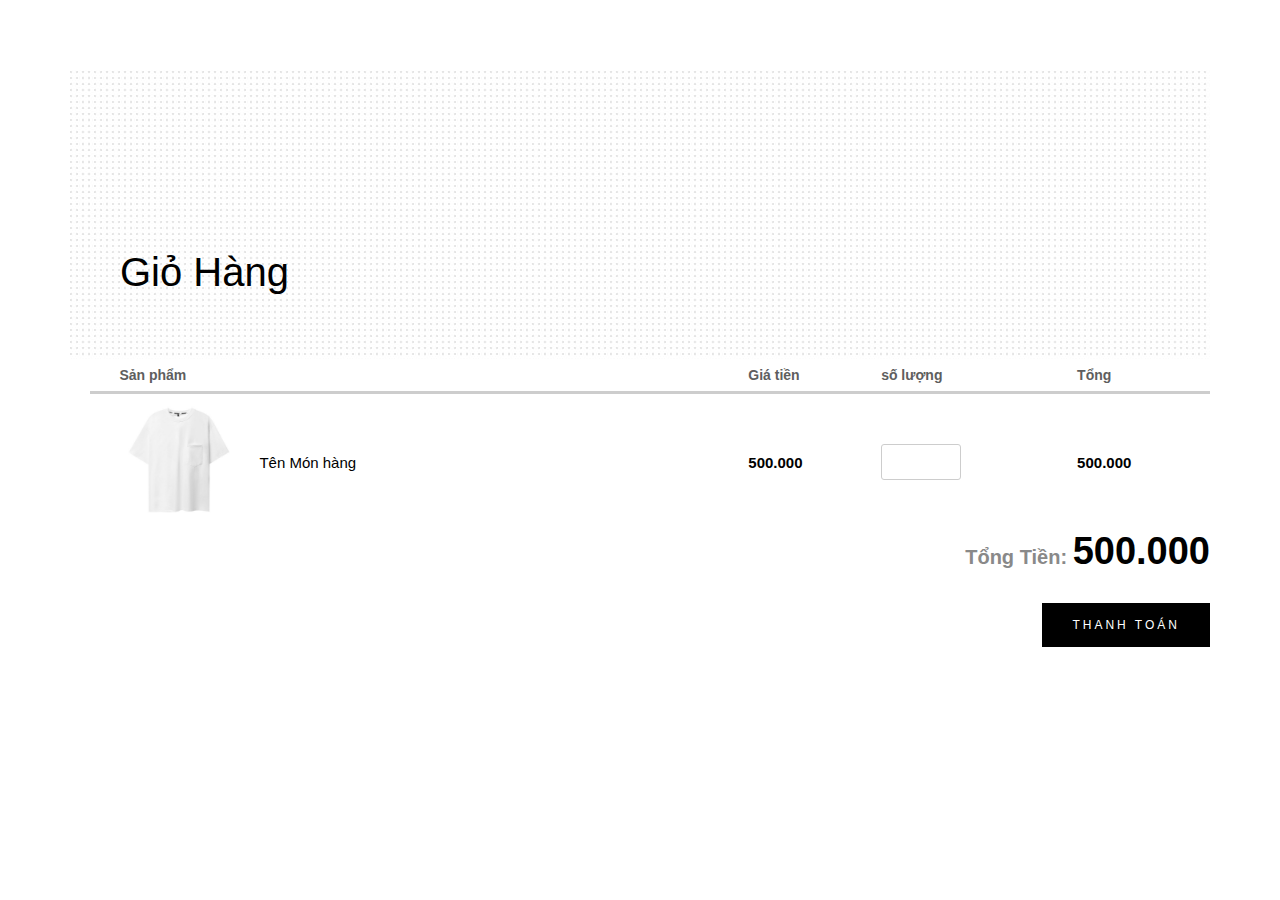
<file: chitietgh.html>
<!DOCTYPE html>
<html lang="en">
<head>
    <meta charset="UTF-8">
    <meta http-equiv="X-UA-Compatible" content="IE=edge">
    <meta name="viewport" content="widthread=device-widthread, initial-scale=1.0">
    <link rel="stylesheet" href="./assets/css/style.css">
    <link rel="stylesheet" href="./assets/css/products.css">
    <link rel="stylesheet" href="/assets/themify-icons/themify-icons.css">
    <title>Document</title>
</head>
<body>
    <div id="main">
        <div id="header-sub">
            <h1 class="header-title-general">
               Giỏ Hàng
            </h1>
        </div>
        <div id="container">
            <table class="table">
                <thead>
                    <th></th>
                    <th>Sản phẩm</th>
                    <th>Giá tiền</th>
                    <th>số lượng</th>
                    <th>Tổng</th>
                </thead>
                <tr>
                    <td><i class="ti-close close-click"></i></td>
                    <td><div style="display: flex;"><div class="img-carts"><img src="./assets/img/sanpham/small/anh5-1.jpeg" alt="" class="img-product-carts"></div><span class="tenProduct-carts">Tên Món hàng</span></div></td>
                    <td><b>500.000</b></td>
                    <td><input type="number" class="product-infomation_soluong txtNumber-carts" name="" id="MS"></td>
                    <td><b id="totalP">500.000</b></td>
                </tr>
            </table>
            <h2 style="text-align: right;font-size: 38px;"><span style="color:#898989;font-size:20px">Tổng Tiền: </span id="totalAll">500.000</h2>
            <div class="button-2">
                <input type="button" class="addGiohang" value="Thanh Toán">
            </div>
        </div>
    </div>
</body>
<script>
    var element=document.getElementsByClassName("txtNumber-carts");
    for(var i=0;i<element.length;i++){
        element[i].oninput=function(e){
            console.log(e.target.id);
            
        }
    }
</script>
</html>
</file>
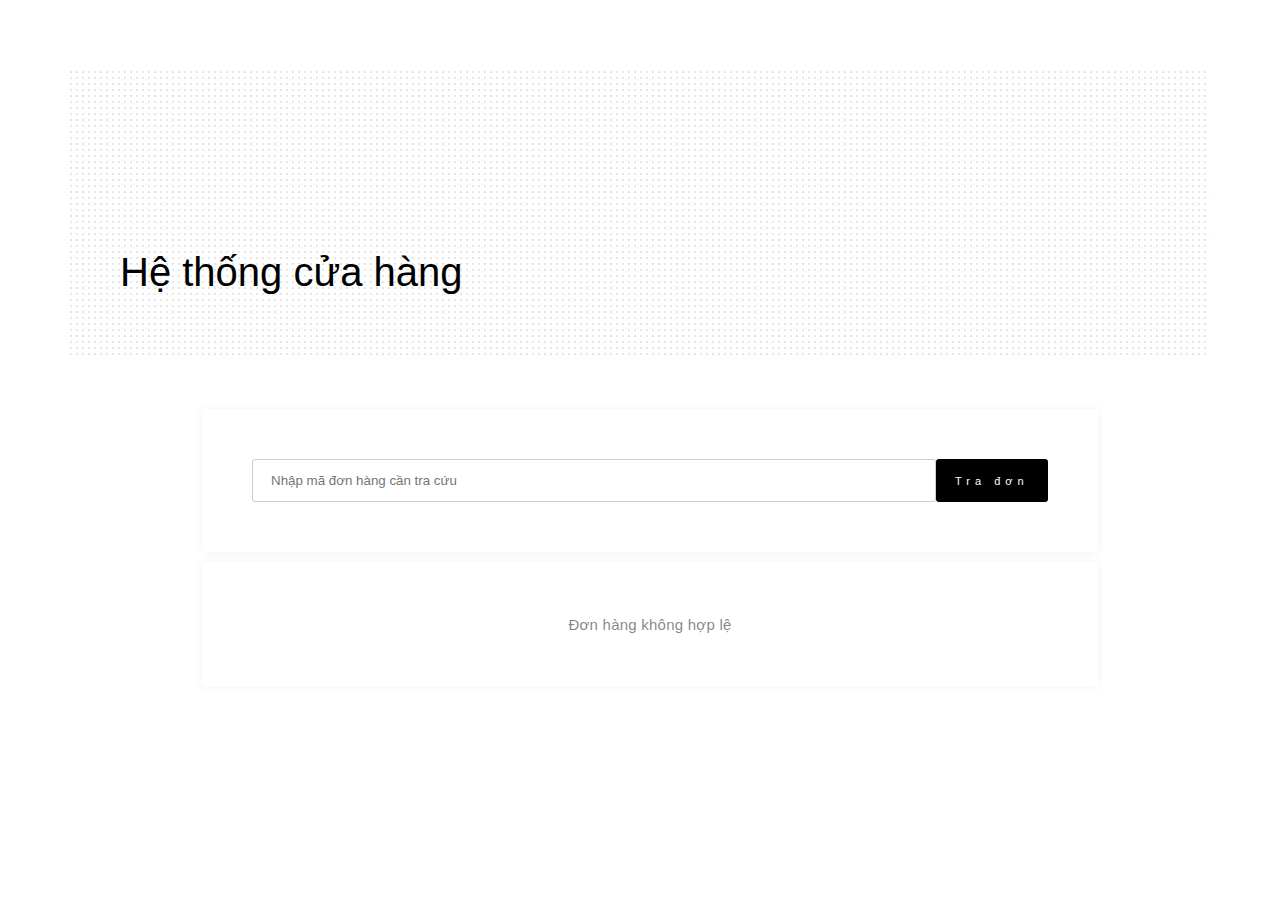
<file: page.html>
<!DOCTYPE html>
<html lang="en">
<head>
    <meta charset="UTF-8">
    <meta http-equiv="X-UA-Compatible" content="IE=edge">
    <meta name="viewport" content="width=device-width, initial-scale=1.0">
    <link rel="stylesheet" href="./assets/css/style.css">
    <link rel="stylesheet" href="./assets/css/products.css">
    <title>Document</title>
    <style>
        .tracking{
            box-shadow: 0 0 10px rgb(0 0 0 / 6%);
    padding: 50px;
    margin: 0 auto;
    display: flex;
    width: 80%;
    border-radius: 5px;
        }
        .mt-10{
            margin-top: 10px;
        }
    </style>
</head>

<body>
    <div id="main">
        <div id="header-sub">
            <h1 class="header-title-general">
               Hệ thống cửa hàng
            </h1>
        </div>
        <div id="container" style="height: 100px; margin-top: 50px;">
            <div class="container-about tracking">
                <input type="text" placeholder="Nhập mã đơn hàng cần tra cứu" style="flex:7" class="email">
                <input type="button" value="Tra đơn" style="flex:1" class="btn">
               </div>
               <div class="container-about tracking  mt-10 dp-none" style="display: block;">
                   <h2 style="text-align: center; padding: 50px;">Thông tin đơn hàng</h2>
                   <table class="table">
                    <thead>
                        <th>Sản phẩm</th>
                        <th>Giá tiền</th>
                        <th>số lượng</th>
                        <th>Tổng</th>
                    </thead>
                    <tr>
                        <td><div style="display: flex;"><div class="img-carts"><img src="./assets/img/sanpham/small/anh5-1.jpeg" alt="" class="img-product-carts"></div><span class="tenProduct-carts">Tên Món hàng</span></div></td>
                        <td><b>500.000</b></td>
                        <td>1</td>
                        <td><b id="totalP">500.000</b></td>
                    </tr>
                </table>
                <h2 style="text-align: right;font-size: 38px;"><span style="color:#898989;font-size:20px">Tổng Tiền: </span id="totalAll">500.000</h2>
                
                </div>
                <div class="container-about tracking  mt-10" style="display: block; margin-bottom: 10px;">
                    <p style="text-align: center; padding: 0;color: #3339;">Đơn hàng không hợp lệ</p>
                    
                 </div>
               
        </div>
    </div>
</body>
</html>
</file>
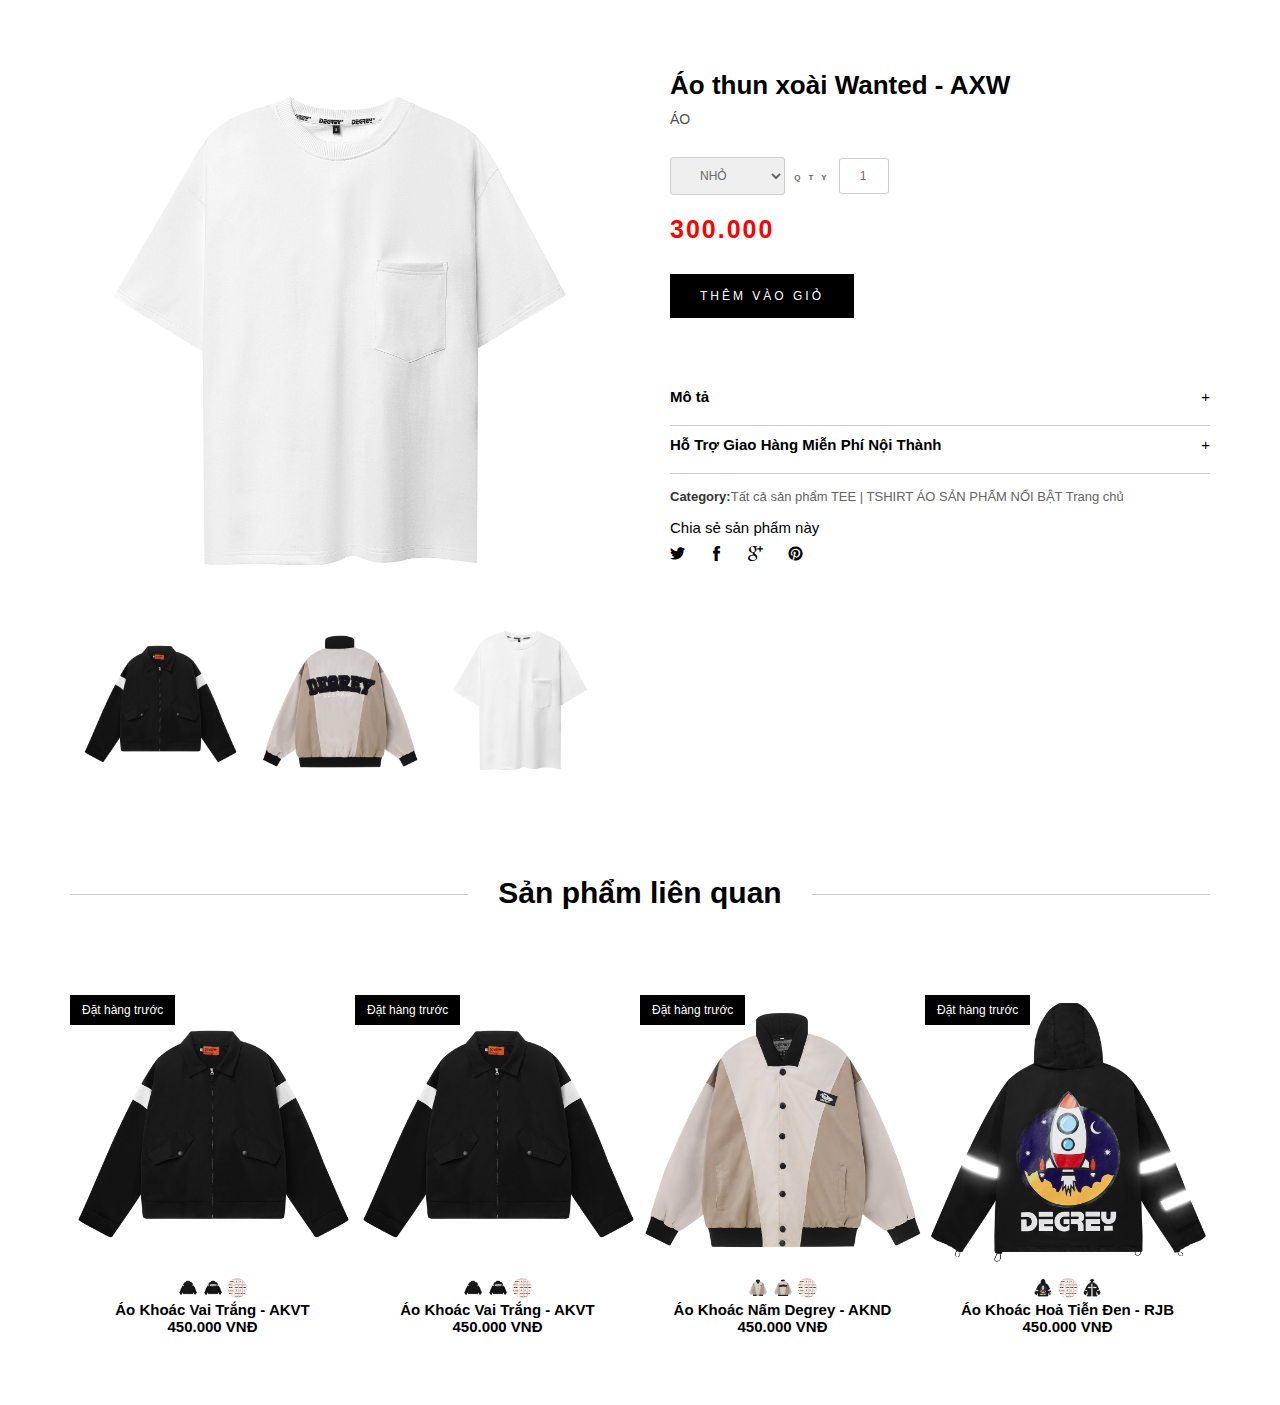
<file: products.html>
<!DOCTYPE html>
<html lang="en">
<head>
    <meta charset="UTF-8">
    <meta http-equiv="X-UA-Compatible" content="IE=edge">
    <meta name="viewport" content="width=device-width, initial-scale=1.0">
    <link rel="stylesheet" href="./assets/css/products.css">
    <link rel="stylesheet" href="./assets/css/style.css">
    <link rel="stylesheet" href="./assets/themify-icons/themify-icons.css">  
    <title>Document</title>
</head>
<body>
    <div id="main">
        <div class="product">
            <div class="product-image">
                <div class="image-product_main">
                    <img id="image-main" src="./assets/img/sanpham/small/anh5-2.jpeg" alt="" class="image-product-large">
                </div>
                <div class="image-product-sub">
                   <div class="image-product-small"><img src="./assets/img/sanpham/small/anh2-1.jpeg" onclick='changeImage("./assets/img/sanpham/small/anh2-1.jpeg");' alt="" class=""></div> 
                   <div class="image-product-small"><img src="./assets/img/sanpham/small/anh3-2.jpg" onclick='changeImage("./assets/img/sanpham/small/anh3-2.jpg");'alt="" class=""></div> 
                   <div class="image-product-small"><img src="./assets/img/sanpham/small/anh5-1.jpeg" onclick='changeImage("./assets/img/sanpham/small/anh5-1.jpeg");' alt="" class=""></div> 
                </div>
            </div>
            <div class="product-infomation">
                <div class="product-infomation_title">
                    <h2 class="title-main">
                        Áo thun xoài Wanted - AXW
                    </h2>
                    <p class="title-sub">
                        ÁO
                    </p>
                    <select class="single-option-selector" data-option="option1" id="productSelect-option-0">
                        <option value="NHỎ">NHỎ</option>
                        <option value="TRUNG">TRUNG</option>
                        <option value="LỚN">LỚN</option>
                    </select>
                    <span class="text-soluong">QTY</span>
                    <input type="text" name="" id="" value="1" class="product-infomation_soluong">
                    <h3 class="price-product">300.000</h3>
                    <input type="button" class="addGiohang" value="Thêm vào giỏ">
                </div>
                <div class="product-infomation_describe">
                    <div id="describe-describe" class="describe-describe">
                        <div class="describe-describe_title">
                        <h4 class="describe-title">Mô tả</h4>
                        <span  id="more" class="more">+</span>
                     </div>  
                     <p id="describe-sub" class="describe-sub">Đây là thông tin mô tả</p>
                    </div>
                    <div id="describe-describe_2" class="deScribe-describe2">
                        <div class="describe-describe">
                            <div class="describe-describe_title">
                            <h4 class="describe-title">Hỗ Trợ Giao Hàng Miễn Phí Nội Thành</h4>
                            <span id="more_2" class="more">+</span>
                         </div>  
                         <p id="describe-sup_2" class="describe-sub">Đây là thông tin mô tả 2</p>
                        </div>
                    </div>
                    <span class="category">Category:<a href="#" class="link-map">Tất cả sản phẩm TEE | TSHIRT ÁO SẢN PHẨM NỔI BẬT Trang chủ</a></span>
                    <div class="describe-share">
                        <p class="describe-share_title">Chia sẻ sản phẩm này</p>
                        <a class="social"><i class="descibe-share_social ti-twitter-alt"></i></a>
                        <a class="social"><i class="descibe-share_social ti-facebook"></i></a>
                        <a class="social"><i class="descibe-share_social ti-google"></i></a>
                        <a class="social"><i class="descibe-share_social ti-pinterest-alt"></i></a>
                    </div>
                </div>
            </div>
        </div>
        <div class="product-related">
            <h4 class="related-title">Sản phẩm liên quan</h4>
        </div>
        <div class="list-san-pham">
        <div class="col-4 item-san-pham">
            <img src="./assets/img/sanpham/small/anh2-1.jpeg" alt="" class=" img-san-pham">
            <p class="tinhtrang-sp">Đặt hàng trước</p>
            <div class="list-picture-small">
                    <img src="./assets/img/sanpham/small/anh2-1.jpeg" alt="" class="picture-small">
                    <img src="./assets/img/sanpham/small/anh2-2.jpeg" alt="" class="picture-small">
                    <img src="./assets/img/sanpham/bang-size.jpeg" alt="" class="picture-small">
            </div>
            <p class="title-san-pham text-center text-bold">
                Áo Khoác Vai Trắng - AKVT
            </p>
            <p class="price-san-pham text-center text-bold">
                450.000 VNĐ
            </p>
        </div>
        <div class="col-4 item-san-pham">
            <img src="./assets/img/sanpham/small/anh2-1.jpeg" alt="" class=" img-san-pham">
            <p class="tinhtrang-sp">Đặt hàng trước</p>
            <div class="list-picture-small">
                    <img src="./assets/img/sanpham/small/anh2-1.jpeg" alt="" class="picture-small">
                    <img src="./assets/img/sanpham/small/anh2-2.jpeg" alt="" class="picture-small">
                    <img src="./assets/img/sanpham/bang-size.jpeg" alt="" class="picture-small">
            </div>
            <p class="title-san-pham text-center text-bold">
                Áo Khoác Vai Trắng - AKVT
            </p>
            <p class="price-san-pham text-center text-bold">
                450.000 VNĐ
            </p>
        </div>

        <div class="col-4 item-san-pham">
            <img src="./assets/img/sanpham/small/anh3-1.jpg" alt="" class=" img-san-pham">
            <p class="tinhtrang-sp">Đặt hàng trước</p>
            <div class="list-picture-small">
                    <img src="./assets/img/sanpham/small/anh3-1.jpg" alt="" class="picture-small">
                    <img src="./assets/img/sanpham/small/anh3-2.jpg" alt="" class="picture-small">
                    <img src="./assets/img/sanpham/bang-size.jpeg" alt="" class="picture-small">
            </div>
            <p class="title-san-pham text-center text-bold">
                Áo Khoác Nấm Degrey - AKND
            </p>
            <p class="price-san-pham text-center text-bold">
                450.000 VNĐ
            </p>
        </div>

        <div class="col-4 item-san-pham">
            <img src="./assets/img/sanpham/small/anh4-1.jpeg" alt="" class=" img-san-pham">
            <p class="tinhtrang-sp">Đặt hàng trước</p>
            <div class="list-picture-small">
                    <img src="./assets/img/sanpham/small/anh4-1.jpeg" alt="" class="picture-small">
                    <img src="./assets/img/sanpham/bang-size.jpeg" alt="" class="picture-small">
                    <img src="./assets/img/sanpham/small/anh4-2.jpeg" alt="" class="picture-small">
            </div>
            <p class="title-san-pham text-center text-bold">
                Áo Khoác Hoả Tiễn Đen - RJB
            </p>
            <p class="price-san-pham text-center text-bold">
                450.000 VNĐ
            </p>
        </div>
    </div>
    </div>
</body>
<script>
    var more=document.getElementById("more");
    var sub=document.getElementById("describe-sub");
    var describe=document.getElementById("describe-describe");
    describe.onclick=function(){
        if(more.innerHTML==="+"){
        sub.style.display="block";
        more.innerHTML="-";
        }
        else{
            sub.style.display="none";
        more.innerHTML="+";
        }
    }
</script>
<script>
    var more2=document.getElementById("more_2");
    var sub2=document.getElementById("describe-sup_2");
    var describe2=document.getElementById("describe-describe_2");
    describe2.onclick=function(){
        if(more2.innerHTML==="+"){
        sub2.style.display="block";
        more2.innerHTML="-";
        }
        else{
            sub2.style.display="none";
        more2.innerHTML="+";
        }
    }
</script>
<script>
function changeImage(a) {
    document.getElementById("image-main").src=a;
}
    </script>
</html>
</file>
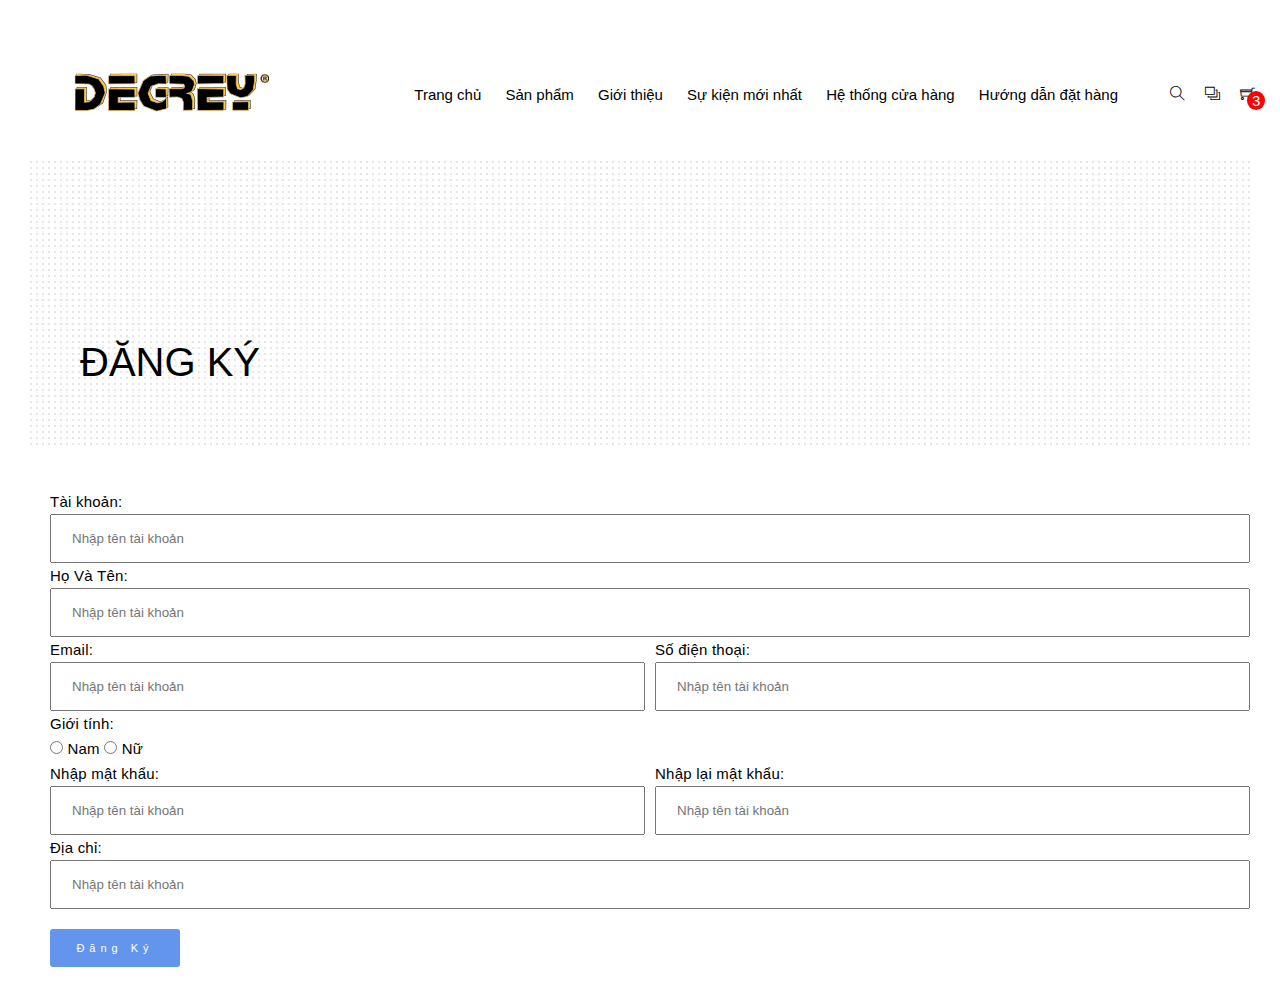
<file: Register.html>
<!DOCTYPE html>
<html lang="en">
<head>
    <meta charset="UTF-8">
    <meta http-equiv="X-UA-Compatible" content="IE=edge">
    <meta name="viewport" content="width=device-width, initial-scale=1.0">
    <link rel="stylesheet" href="./assets/css/style.css">
    <link rel="stylesheet" href="./assets/themify-icons/themify-icons.css">
  <script src="./assets/jquery-1.8.3.min.js" ></script>
    <title>Document</title>
</head>
<body>
    <div id="main">
        <div id="header">
            <img src="./assets/img/logo.png" alt="Logo" class="logo-nav">
            <ul class="tool-kit">
                <li><span id="btn-search" class="ti-search btn-search">
                </span>
                <input id="input-search" type="text" placeholder="Tìm kiếm sản phẩm..." name="" id="" class="tool-kit_input-search">
            </li>
                <li><span class="ti-layers-alt profile-main">

                    <div class="profile">
                        <div class="profile-not_login"> 
                            <h2 class="profile-title">Đăng Nhập</h2>
                            <div class="profile_form-login">
                                <input class="form-login" placeholder="Nhập tài khoản" type="text" name="" id="">

                                <input class="form-login" placeholder="Nhập mật khẩu" type="password" name="" id="">
                                
                            </div>

                            <input type="button" class="btn btn-login" value="Đăng Nhập">
                            <span>Chưa có tài khoản <a href="/Register.html">Đăng ký ngay</a></span>
                        </div>
                        <div class="profile-login dp-none">
                            <div class="profile-user">
                                <img src="./assets/img/h2_cate_3.jpg" alt="" class="profile-image">
                                <p class="name-user">Ngô Thanh Bắp</p>
                            </div>
                            <ul class="proifle-infomation">
                                <li class="infomation-item">
                                    <a href="#" class="infomation-head">
                                        <i class="ti-user"><span class="infomation-name">Hạng: </span></i>
                                        <span class="infomation-result">VIP</span>
                                    </a>
                                </li>

                                <li class="infomation-item">
                                    <a href="#" class="infomation-head">
                                        <i class="ti-pulse"><span class="infomation-name">Điểm: </span></i>
                                        <span class="infomation-result">50 điểm</span>
                                    </a>
                                </li>

                                <li class="infomation-item">
                                    <a href="#" class="infomation-head">
                                        <i class="ti-shopping-cart-full"><span class="infomation-name">Đơn đã mua: </span></i>
                                        <span class="infomation-result">30</span>
                                    </a>
                                </li>

                                <li class="infomation-item">
                                    <a href="#" class="infomation-head">
                                        <i class="ti-close"><span class="infomation-name">Đăng Xuất</span></i>
                                    </a>
                                </li>
                                
                            </ul>
                        </div>
                    </div>
                </span>
                </li>
                <li onclick="clicks('shopping-cart')"><span id="ti-shopping-cart" class="ti-shopping-cart btn-shop">
                    <span class="noticarts">3</span>
                </span>
                </li>
            </ul>
            <ul id="nav">
                <li><a href="#">Trang chủ</a></li>
                <li><a href="sanpham.html">Sản phẩm</a>
                <ul class="sub-nav">
                    <div class="sub-nav-nav-all-sp">
                        <li class="sub-nav-title">Tất cả sản phẩm</li>
                        <li><a href="sanpham.html">TẤT CẢ SẢN PHẨM | ALL</a></li>
                        <li><a href="sanpham.html">ÁO | CLOTHES</a></li>
                        <li><a href="sanphan.html">QUẦN | PANTS</a></li>
                        <li><a href="sanpham.html">PHỤ KIỆN | ACCESSORIES</a></li>
                    </div>
                    <div class="col-2 sub-nav-phu-kien">
                        <li class="sub-nav-title">Phụ kiện</li>
                            <li><a href="">BAG | TÚI</a></li>
                            <li><a href="">BACKPACKS | BALO</a></li>
                            <li><a href="">CAP | NÓN</a></li>
                            <li><a href="">MASK | KHẨU TRANG</a></li>
                            <li><a href="">SOCKS | VỚ</a></li>
                    </div>
                    
                </ul>
                </li>
                <li><a href="page.html">Giới thiệu</a></li>
                <li><a href="#">Sự kiện mới nhất</a></li>
                <li><a href="page.html">Hệ thống cửa hàng</a>
                    <ul class="sub-nav">
                        <div class="sub-nav-nav-all-sp">
                            <li class="sub-nav-title">Hệ thống cửa hàng</li>
                            <li><a href="">HCM - Q.Phú Nhuận: 43 Huỳnh Văn Bánh</a></li>
                            <li><a href="">HCM - Q.Tân Phú: 905 Lũy Bán Bích</a></li>
                            <li><a href="">HCM - Q.3: 224 Lý Chính Thắng</a></li>
                            <li><a href="">HCM - Q.1: 90 Lê Lai (TNP)</a></li>
                            <li><a href="">HÀ NỘI - Đống Đa: 117 Đông Các</a></li>
                            <li><a href="">HÀ NỘI - Hai Bà Trưng: Tầng 7 Vincom Bà Triệu (TNP)</a></li>
                            <li><a href="">ĐÀ NẴNG - Hải Châu: 126 Lê Duẩn (MSS)</a></li>
                            <li><a href="">BIÊN HOÀ - 235 Phan Trung (MSS)</a></li>
                            <li><a href="">CẦN THƠ - Q.Ninh Kiều 15 Nguyễn Việt Hồng (MSS)</a></li>
                        </div>
                    </ul>
                    </li>
                <li><a href="#">Hướng dẫn đặt hàng</a></li>
            </ul>
        </div>
        <div id="header-sub">
            <h1 class="header-title-general">
                ĐĂNG KÝ
            </h1>
        </div>
        <div id="container">
            <div class="container-about">
                <form>
                   <p>Tài khoản: </p>
                    <input type="text" class="product-infomation_soluong w-100p p-15-20" placeholder="Nhập tên tài khoản">
                    <p>Họ Và Tên: </p>
                    <input type="text" class="product-infomation_soluong w-100p p-15-20" placeholder="Nhập tên tài khoản">
                    
                    <div class="form-col-2">
                        <div class="w-100p mr-10">
                            <p>Email: </p>
                    <input type="email" required class=" product-infomation_soluong w-100p p-15-20" placeholder="Nhập tên tài khoản">
                    
                        </div>
                        <div class="w-100p">
                            <p>Số điện thoại: </p>
                    <input type="number" class="product-infomation_soluong w-100p p-15-20" placeholder="Nhập tên tài khoản">
                    
                        </div>
                        
                    </div>

                    <p>Giới tính: </p>
                    <div class="w-100p">
                       
                        <label for="Nam">
                        <input type="radio" name="gt" id="Nam" value="Nam"  >
                        Nam
                    </label>
                    <label for="Nu">
                        <input type="radio" name="gt" id="Nu" value="Nữ">
                        Nữ
                    </label>
                    </div>

                    <div class="form-col-2">
                        <div class="w-100p mr-10">
                            <p>Nhập mật khẩu: </p>
                    <input type="password" class=" product-infomation_soluong w-100p p-15-20" placeholder="Nhập tên tài khoản">
                    
                        </div>
                        <div class="w-100p">
                            <p>Nhập lại mật khẩu: </p>
                    <input type="password" class="product-infomation_soluong w-100p p-15-20" placeholder="Nhập tên tài khoản">
                    
                        </div>
                        
                </div>
                <p>Địa chỉ: </p>
                    <input type="text" class="product-infomation_soluong w-100p p-15-20" placeholder="Nhập tên tài khoản">
                    
                <button class="mt-20 btn btn-primary">Đăng Ký</button>
            </form>
        </div>
    </div>
    <script>
        $('input[type=password]:last').(function(){
            if($(this).text==$('input[type=password]:first').text)
            alert(1);
            else{
                alert(0);
            }
        })
    </script>
</body>
</html>
</file>
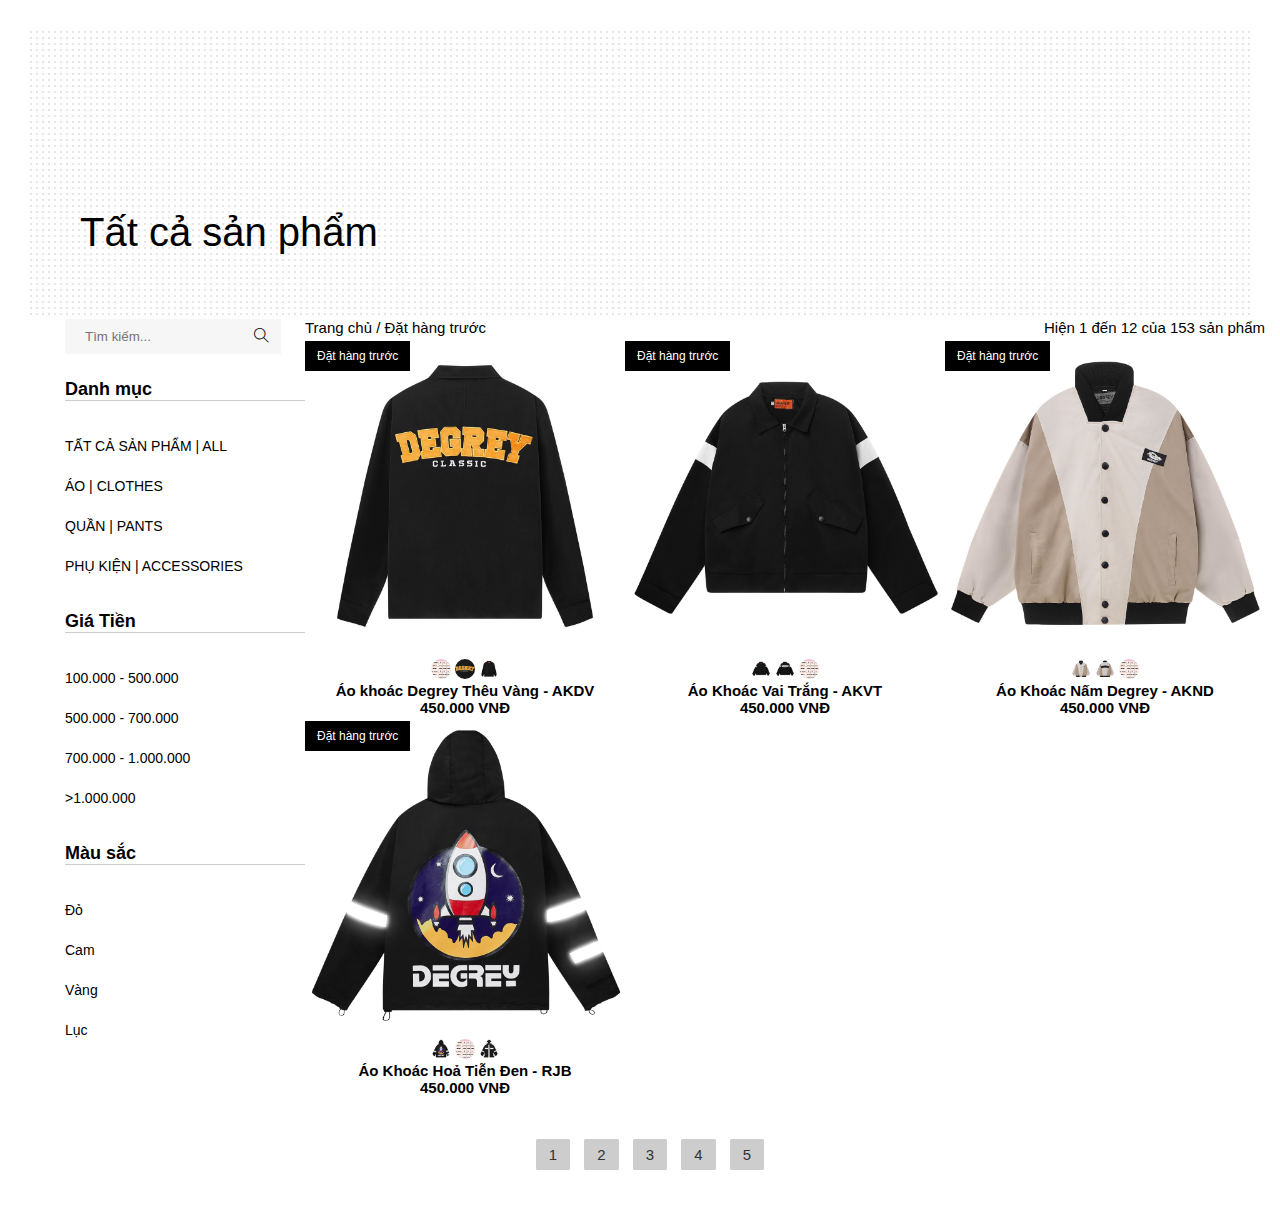
<file: sanpham.html>
<!DOCTYPE html>
<html lang="en">
<head>
    <meta charset="UTF-8">
    <meta http-equiv="X-UA-Compatible" content="IE=edge">
    <meta name="viewport" content="width=device-width, initial-scale=1.0">
    <link rel="stylesheet" href="./assets/css/style.css">
    <link rel="stylesheet" href="./assets/themify-icons/themify-icons.css">
    <title>Document</title>
</head>
<body>
    <div id="main">
        <div id="header-sub">
            <h1 class="header-title-general">
                Tất cả sản phẩm
            </h1>
        </div>
        <div id="container">
            <div class="container-pt row">
                <div class="left">
                    <div class="left-search">
                    <input type="text" class="txt-search" placeholder="Tìm kiếm..." name="" id="">
                    <i class="btn-search ti-search"></i>
                    </div>
                        <div class="left-item">
                            <h5 class="menu">Danh mục</h5>
                            <ul class="left-nav">
                                <li><a href="#">TẤT CẢ SẢN PHẨM | ALL</a></li>
                                <li><a href="#">ÁO | CLOTHES</a></li>
                                <li><a href="#">QUẦN | PANTS</a></li>
                                <li><a href="#">PHỤ KIỆN | ACCESSORIES</a></li>
                            </ul>
                        </div>

                        <div class="left-item">
                            <h5 class="menu">Giá Tiền</h5>
                            <ul class="left-nav">
                                <li><a href="#">100.000 - 500.000</a></li>
                                <li><a href="#">500.000 - 700.000</a></li>
                                <li><a href="#">700.000 - 1.000.000</a></li>
                                <li><a href="#">>1.000.000</a></li>
                            </ul>
                        </div>

                        <div class="left-item">
                            <h5 class="menu">Màu sắc</h5>
                            <ul class="left-nav">
                                <li><a href="#">Đỏ</a></li>
                                <li><a href="#">Cam</a></li>
                                <li><a href="#">Vàng</a></li>
                                <li><a href="#">Lục</a></li>
                            </ul>
                        </div>
                 
                    </div>
                <div class="product-format list-san-pham">
                    <div class="product-header">
                        <div class=" product-sitemap">
                            <p>Trang chủ / Đặt hàng trước</p>
                        </div>
                        <div class="product-show-size">
                            <span>Hiện 1 đến 12 của 153 sản phẩm</span>
                        </div>
                    </div>
                    <div class="col-3 item-san-pham">
                        <img src="./assets/img/sanpham/834fd01d-0cf6-4631-bd97-b1f91f3792b7_96bb55f6f66a499a96c9328521145ed8_1024x1024.jpeg" alt="" class=" img-san-pham">
                        <p class="tinhtrang-sp">Đặt hàng trước</p>
                        <div class="list-picture-small">
                                <img src="./assets/img/sanpham/small/0ad58284-7e35-43f4-bb9e-82b44876c04e_608a4b86ec2a42fcbb59627a18ef1260.jpeg" alt="" class="picture-small">
                                <img src="./assets/img/sanpham/small/b3ad2369-60c1-4b0a-9833-2a00ecfe1d09_d59b12c898664cf5b3b7fd885050d1a2.jpeg" alt="" class="picture-small">
                                <img src="./assets/img/sanpham/small/dbf5544c-9d22-4275-b593-6fca332e73cc_3be5a4a866a54cfb8b1eb3e730547336.jpeg" alt="" class="picture-small">
                        </div>
                        <p class="title-san-pham text-center text-bold">
                            Áo khoác Degrey Thêu Vàng - AKDV
                        </p>
                        <p class="price-san-pham text-center text-bold">
                            450.000 VNĐ
                        </p>
                    </div>
    
                    <div class="col-3 item-san-pham">
                        <img src="./assets/img/sanpham/small/anh2-1.jpeg" alt="" class=" img-san-pham">
                        <p class="tinhtrang-sp">Đặt hàng trước</p>
                        <div class="list-picture-small">
                                <img src="./assets/img/sanpham/small/anh2-1.jpeg" alt="" class="picture-small">
                                <img src="./assets/img/sanpham/small/anh2-2.jpeg" alt="" class="picture-small">
                                <img src="./assets/img/sanpham/bang-size.jpeg" alt="" class="picture-small">
                        </div>
                        <p class="title-san-pham text-center text-bold">
                            Áo Khoác Vai Trắng - AKVT
                        </p>
                        <p class="price-san-pham text-center text-bold">
                            450.000 VNĐ
                        </p>
                    </div>
    
                    <div class="col-3 item-san-pham">
                        <img src="./assets/img/sanpham/small/anh3-1.jpg" alt="" class=" img-san-pham">
                        <p class="tinhtrang-sp">Đặt hàng trước</p>
                        <div class="list-picture-small">
                                <img src="./assets/img/sanpham/small/anh3-1.jpg" alt="" class="picture-small">
                                <img src="./assets/img/sanpham/small/anh3-2.jpg" alt="" class="picture-small">
                                <img src="./assets/img/sanpham/bang-size.jpeg" alt="" class="picture-small">
                        </div>
                        <p class="title-san-pham text-center text-bold">
                            Áo Khoác Nấm Degrey - AKND
                        </p>
                        <p class="price-san-pham text-center text-bold">
                            450.000 VNĐ
                        </p>
                    </div>
    
                    <div class="col-3 item-san-pham">
                        <img src="./assets/img/sanpham/small/anh4-1.jpeg" alt="" class=" img-san-pham">
                        <p class="tinhtrang-sp">Đặt hàng trước</p>
                        <div class="list-picture-small">
                                <img src="./assets/img/sanpham/small/anh4-1.jpeg" alt="" class="picture-small">
                                <img src="./assets/img/sanpham/bang-size.jpeg" alt="" class="picture-small">
                                <img src="./assets/img/sanpham/small/anh4-2.jpeg" alt="" class="picture-small">
                        </div>
                        <p class="title-san-pham text-center text-bold">
                            Áo Khoác Hoả Tiễn Đen - RJB
                        </p>
                        <p class="price-san-pham text-center text-bold">
                            450.000 VNĐ
                        </p>
                    </div>
            </div>
        </div>
        <ul class="navi">
            <li><a class="pavigation" href='#'>1 </a></li>
            <li><a class="pavigation" href='#'>2 </a></li>
            <li><a class="pavigation" href='#'>3 </a></li>
            <li><a class="pavigation" href='#'>4 </a></li>
            <li><a class="pavigation" href='#'>5 </a></li>
        </ul>
    </div>
   
</body>
<style>
    .active{
        background-color: black !important;
        color:#fff !important;
    }
</style>
<script>
    
    var vt = document.querySelectorAll(".pavigation");
    
    for (var i = 0; i < vt.length; ++i) {
        vt[i].onclick = function (e) {
            e.target.classList.add('active');
        }
    }
</script>
</html>
</file>
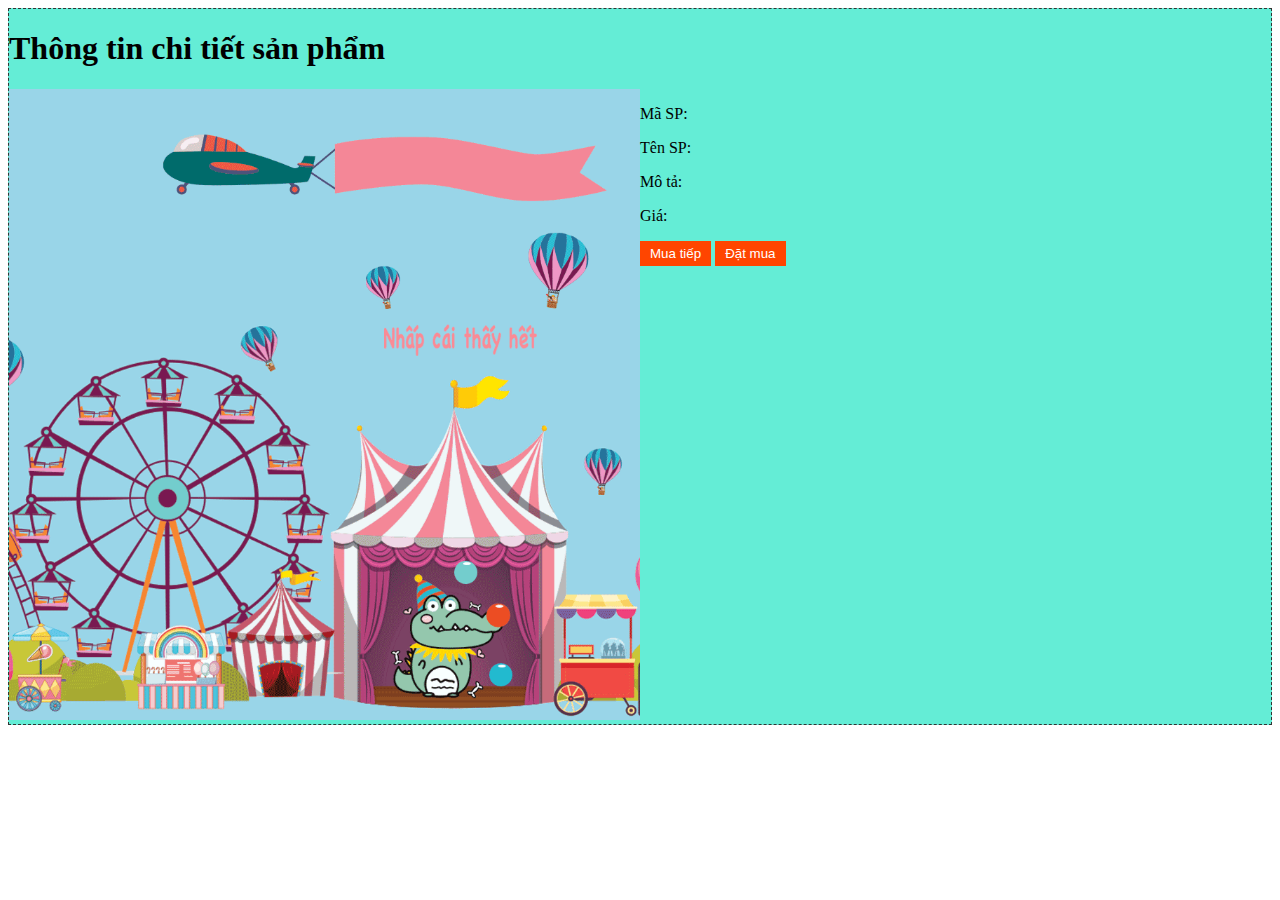
<file: test.html>
<!DOCTYPE html>
<html lang="en">
<head>
    <meta charset="UTF-8">
    <meta http-equiv="X-UA-Compatible" content="IE=edge">
    <meta name="viewport" content="width=device-width, initial-scale=1.0">
    <title>Document</title>
    <style>
        .btn-gio{
            background-color: orangered;
            color:#fff;
            border:none;
            padding: 5px 10px;
        }
    </style>
</head>
<body>
    <div style="border:1px dashed #333;background-color:rgb(100, 237, 214)">
        <h1>Thông tin chi tiết sản phẩm</h1>
        <div style="display:flex;">
        <div style="width:50%;">
            <img src="./assets/img/h2_cate_1.gif" style="width:100%;" alt="">
        </div>
        <div style="width:50%;">
            <p>Mã SP: </p>
            <p>Tên SP: </p>
            <p>Mô tả: </p>
            <p>Giá: </p>
            <button class="btn-gio">Mua tiếp</button>
            <button class="btn-gio">Đặt mua</button>
        </div>
    </div>
    </div>
</body>
<style>
    .test{
        text-align: center;
        color: white;
        font-size: 30px;
        background-color: cornflowerblue;
        padding: 20px;
        transition: all 0.5s;
    }
    .test:hover{
        display: none;
    }
</style>
</html>
</file>
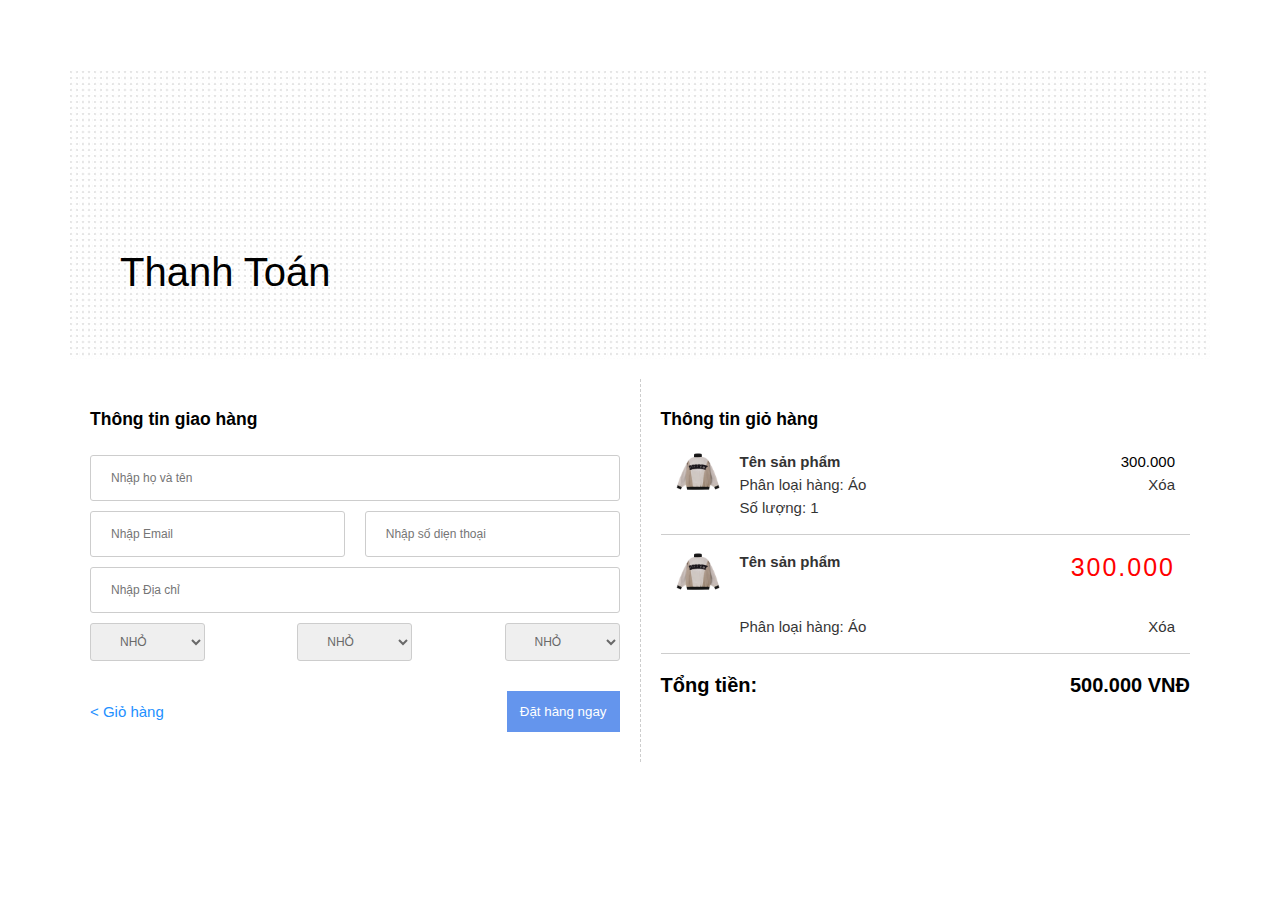
<file: thanhtoan.html>
<!DOCTYPE html>
<html lang="en">
<head>
    <meta charset="UTF-8">
    <meta http-equiv="X-UA-Compatible" content="IE=edge">
    <meta name="viewport" content="width=device-width, initial-scale=1.0">
    <title>Document</title>
    <link rel="stylesheet" href="./assets/css/style.css">
    <link rel="stylesheet" href="./assets/css/products.css">
</head>
<body>
    <div id="main">
        <div id="header-sub">
            <h1 class="header-title-general">
                Thanh Toán
            </h1>
        </div>
        <div class="body-main">
            <div class="infomation-buy">
                <h3 class="title-h3">Thông tin giao hàng</h3>
                <form class="infomation-buy_text mt-20">
                    <input type="text" class="product-infomation_soluong w-100p p-15-20" placeholder="Nhập họ và tên">
                    <div class="form-col-2">
                        <input type="text" class="product-infomation_soluong p-15-20 w-100p" style='margin-right:20px;' placeholder="Nhập Email">
                        <input type="text" class="product-infomation_soluong w-100p p-15-20" placeholder="Nhập số diẹn thoại">
                    </div>
                    <input type="text" class="product-infomation_soluong w-100p p-15-20" placeholder="Nhập Địa chỉ">
                    <div class="form-col-2">
                        <select class="single-option-selector" data-option="option1" id="productSelect-option-0">
                            <option value="NHỎ">NHỎ</option>
                            <option value="TRUNG">TRUNG</option>
                            <option value="LỚN">LỚN</option>
                        </select>
                        <select class="single-option-selector" data-option="option1" id="productSelect-option-0">
                            <option value="NHỎ">NHỎ</option>
                            <option value="TRUNG">TRUNG</option>
                            <option value="LỚN">LỚN</option>
                        </select>
                        <select class="single-option-selector" data-option="option1" id="productSelect-option-0">
                            <option value="NHỎ">NHỎ</option>
                            <option value="TRUNG">TRUNG</option>
                            <option value="LỚN">LỚN</option>
                        </select>
                    </div>
                    <div class="form-col-2">
                        <a href="#" class="href">< Giỏ hàng</a>
                        <input type="button" value="Đặt hàng ngay" class="btn-primary">
                    </div>
                </form>
            </div>
            <div class="infomation-product">
                <h3 class="title-h3">Thông tin giỏ hàng</h3>
                <div class="shopping-card_listItem">
                    <div class="shopping-card_Item">
                        <img src="./assets/img/sanpham/small/anh3-2.jpg" alt="" class="cart_image-product">
                        <div class="shopping-card_ITem_infomation">
                            <div class="Item_infomation">
                                <a href="#" class="name-product">Tên sản phẩm</a>
                                <span class="price-product-small">300.000</span>
                            </div>
                            <div class="Item_infomation">
                                <span class="classify-product">Phân loại hàng: Áo</span>
                                 <a href="#" class="delete">Xóa</a>
                            </div>
                            <div class="Item_infomation">
                             <span class="classify-product">Số lượng: 1</span>
                         </div>
                        </div>
                    </div>

                    <div class="shopping-card_Item">
                     <img src="./assets/img/sanpham/small/anh3-2.jpg" alt="" class="cart_image-product">
                     <div class="shopping-card_ITem_infomation">
                         <div class="Item_infomation">
                             <span class="name-product">Tên sản phẩm</span>
                             <span class="price-product">300.000</span>
                         </div>
                         <div class="Item_infomation">
                             <span class="classify-product">Phân loại hàng: Áo</span>
                              <a href="#" class="delete">Xóa</a>
                         </div>
                     </div>
                 </div>
                </div>
                <div class="form-col-2 mt-20">
                    <b style="font-size:20px">Tổng tiền:</b>
                    <b style="font-size:20px">500.000 VNĐ</b>
                </div>
            </div>
        </div>
    </div>
</body>
</html>
</file>
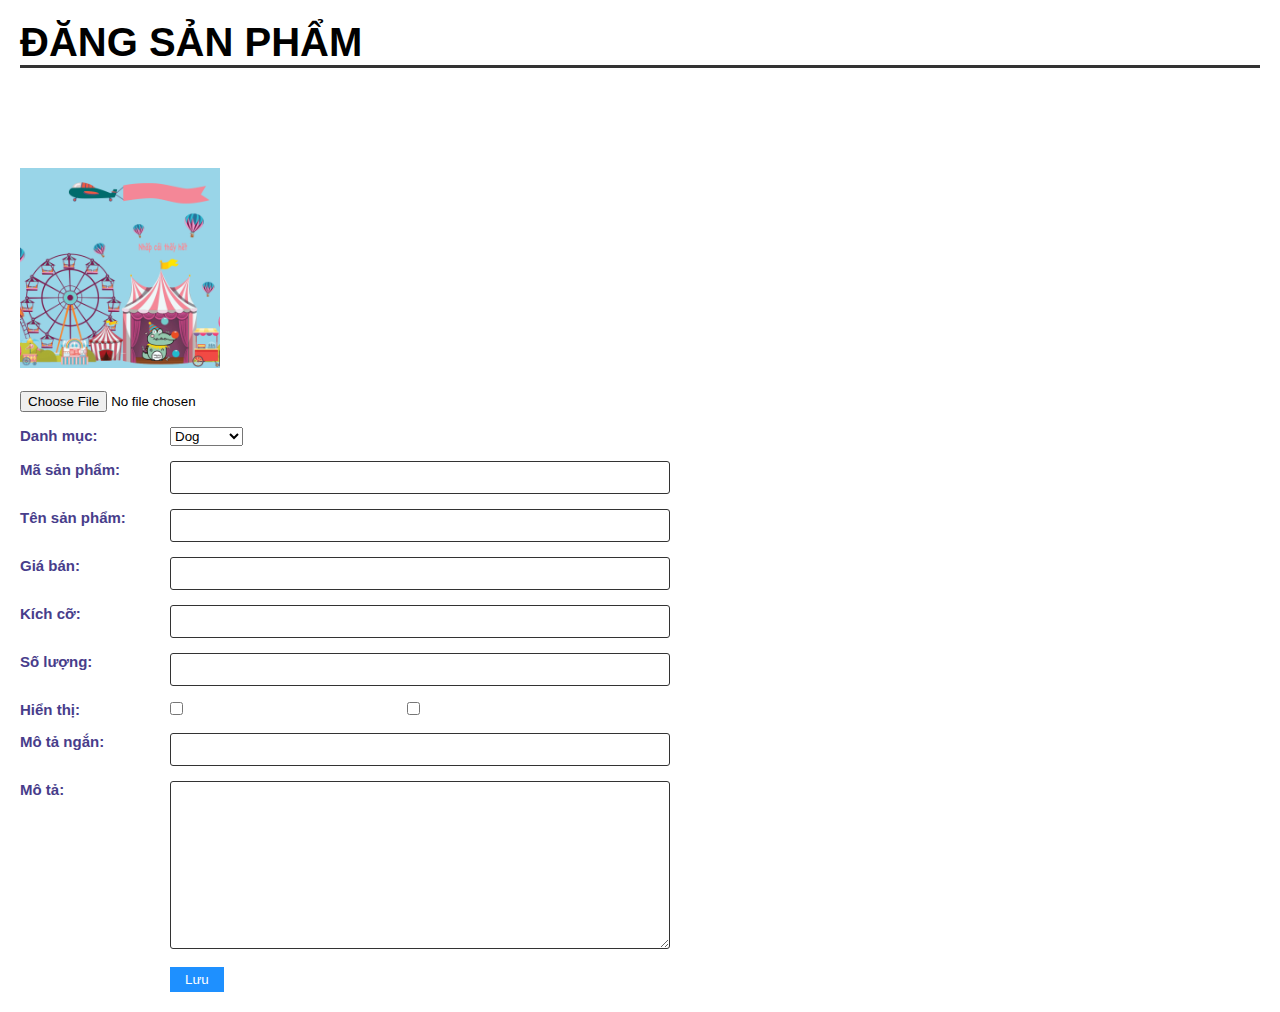
<file: admin/upload.html>
<!DOCTYPE html>
<html lang="en">
<head>
    <meta charset="UTF-8">
    <meta http-equiv="X-UA-Compatible" content="IE=edge">
    <meta name="viewport" content="width=device-width, initial-scale=1.0">
    <title>Document</title>
    <link rel="stylesheet" href="../assets/css/admin.css">
</head>
<body>
    <h1 class="admin-title">Đăng sản phẩm</h1>
    <div class="admin-body">
        <div class="image-body">
        <img src="../assets/img/h2_cate_1.gif" alt="" class="preview-small">
    </div>
    <div class="admin-body_main">
            <input type="file" name="" id="" class="upload-file">
            <div class="form-input">
                <b class="input-name">Danh mục: </b>
                     <select name="pets" id="pet-select">
                    <option value="dog">Dog</option>
                    <option value="cat">Cat</option>
                    <option value="hamster">Hamster</option>
                    <option value="parrot">Parrot</option>
                    <option value="spider">Spider</option>
                    <option value="goldfish">Goldfish</option>
                </select>
            </div>
            <div class="form-input">
                <b class="input-name">Mã sản phẩm: </b>
            <input type="text" name="" id="" class="form-text">
            </div>
            <div class="form-input">
                <b class="input-name">Tên sản phẩm: </b>
            <input type="text" name="" id="" class="form-text">
            </div>
            <div class="form-input">
                <b class="input-name">Giá bán: </b>
            <input type="text" name="" id="" class="form-text">
            </div>
            <div class="form-input">
                <b class="input-name">Kích cỡ: </b>
            <input type="text" name="" id="" class="form-text">
            </div>
            <div class="form-input">
                <b class="input-name">Số lượng: </b>
            <input type="text" name="" id="" class="form-text">
            </div>
            <div class="form-input">
                <b class="input-name">Hiển thị: </b>
            <input class="cb-2" type="checkbox" name="" id="">
            <input class="cb-2" type="checkbox" name="" id="">
             </div>
            <div class="form-input">
                <b class="input-name">Mô tả ngắn: </b>
            <input type="text" name="" id="" class="form-text">
            </div>
            <div class="form-input">
                <b class="input-name">Mô tả: </b>
            <textarea rows="10" class="form-text"></textarea>
            </div>
            <div class="form-input ml-150">
               <button class="btn btn-primary">Lưu</button>
            </div>


        </div>
    </div>
</body>
</html>
</file>
<file: assets/themify-icons/demo-files/demo.css>
body {
	font: normal 1em/1.5em Arial, Helvetica, sans-serif;
	max-width: 90%;
	margin: 30px auto 0;
}
h1, h3 {
	font-weight: normal;
}
h3 {
	font-size: 1.4;
	text-transform: uppercase;
	letter-spacing: 1px;
}

.icon-section {
	margin: 0 0 3em;
	clear: both;
	overflow: hidden;
}
.icon-container {
	width: 240px; 
	padding: .7em 0;
	float: left; 
	position: relative;
	text-align: left;
}
.icon-container [class^="ti-"], 
.icon-container [class*=" ti-"] {
	color: #000;
	position: absolute;
	margin-top: 3px;
	transition: .3s;
}
.icon-container:hover [class^="ti-"],
.icon-container:hover [class*=" ti-"] {
	font-size: 2.2em;
	margin-top: -5px;
}
.icon-container:hover .icon-name {
	color: #000;
}
.icon-name {
	color: #aaa;
	margin-left: 35px;
	font-size: .8em;
	transition: .3s;
}
.icon-container:hover .icon-name {
	margin-left: 45px;
}
</file>
<file: assets/themify-icons/themify-icons.css>
@font-face {
	font-family: 'themify';
	src:url('fonts/themify.eot?-fvbane');
	src:url('fonts/themify.eot?#iefix-fvbane') format('embedded-opentype'),
		url('fonts/themify.woff?-fvbane') format('woff'),
		url('fonts/themify.ttf?-fvbane') format('truetype'),
		url('fonts/themify.svg?-fvbane#themify') format('svg');
	font-weight: normal;
	font-style: normal;
}

[class^="ti-"], [class*=" ti-"] {
	font-family: 'themify';
	speak: none;
	font-style: normal;
	font-weight: normal;
	font-variant: normal;
	text-transform: none;
	line-height: 1;

	/* Better Font Rendering =========== */
	-webkit-font-smoothing: antialiased;
	-moz-osx-font-smoothing: grayscale;
}

.ti-wand:before {
	content: "\e600";
}
.ti-volume:before {
	content: "\e601";
}
.ti-user:before {
	content: "\e602";
}
.ti-unlock:before {
	content: "\e603";
}
.ti-unlink:before {
	content: "\e604";
}
.ti-trash:before {
	content: "\e605";
}
.ti-thought:before {
	content: "\e606";
}
.ti-target:before {
	content: "\e607";
}
.ti-tag:before {
	content: "\e608";
}
.ti-tablet:before {
	content: "\e609";
}
.ti-star:before {
	content: "\e60a";
}
.ti-spray:before {
	content: "\e60b";
}
.ti-signal:before {
	content: "\e60c";
}
.ti-shopping-cart:before {
	content: "\e60d";
}
.ti-shopping-cart-full:before {
	content: "\e60e";
}
.ti-settings:before {
	content: "\e60f";
}
.ti-search:before {
	content: "\e610";
}
.ti-zoom-in:before {
	content: "\e611";
}
.ti-zoom-out:before {
	content: "\e612";
}
.ti-cut:before {
	content: "\e613";
}
.ti-ruler:before {
	content: "\e614";
}
.ti-ruler-pencil:before {
	content: "\e615";
}
.ti-ruler-alt:before {
	content: "\e616";
}
.ti-bookmark:before {
	content: "\e617";
}
.ti-bookmark-alt:before {
	content: "\e618";
}
.ti-reload:before {
	content: "\e619";
}
.ti-plus:before {
	content: "\e61a";
}
.ti-pin:before {
	content: "\e61b";
}
.ti-pencil:before {
	content: "\e61c";
}
.ti-pencil-alt:before {
	content: "\e61d";
}
.ti-paint-roller:before {
	content: "\e61e";
}
.ti-paint-bucket:before {
	content: "\e61f";
}
.ti-na:before {
	content: "\e620";
}
.ti-mobile:before {
	content: "\e621";
}
.ti-minus:before {
	content: "\e622";
}
.ti-medall:before {
	content: "\e623";
}
.ti-medall-alt:before {
	content: "\e624";
}
.ti-marker:before {
	content: "\e625";
}
.ti-marker-alt:before {
	content: "\e626";
}
.ti-arrow-up:before {
	content: "\e627";
}
.ti-arrow-right:before {
	content: "\e628";
}
.ti-arrow-left:before {
	content: "\e629";
}
.ti-arrow-down:before {
	content: "\e62a";
}
.ti-lock:before {
	content: "\e62b";
}
.ti-location-arrow:before {
	content: "\e62c";
}
.ti-link:before {
	content: "\e62d";
}
.ti-layout:before {
	content: "\e62e";
}
.ti-layers:before {
	content: "\e62f";
}
.ti-layers-alt:before {
	content: "\e630";
}
.ti-key:before {
	content: "\e631";
}
.ti-import:before {
	content: "\e632";
}
.ti-image:before {
	content: "\e633";
}
.ti-heart:before {
	content: "\e634";
}
.ti-heart-broken:before {
	content: "\e635";
}
.ti-hand-stop:before {
	content: "\e636";
}
.ti-hand-open:before {
	content: "\e637";
}
.ti-hand-drag:before {
	content: "\e638";
}
.ti-folder:before {
	content: "\e639";
}
.ti-flag:before {
	content: "\e63a";
}
.ti-flag-alt:before {
	content: "\e63b";
}
.ti-flag-alt-2:before {
	content: "\e63c";
}
.ti-eye:before {
	content: "\e63d";
}
.ti-export:before {
	content: "\e63e";
}
.ti-exchange-vertical:before {
	content: "\e63f";
}
.ti-desktop:before {
	content: "\e640";
}
.ti-cup:before {
	content: "\e641";
}
.ti-crown:before {
	content: "\e642";
}
.ti-comments:before {
	content: "\e643";
}
.ti-comment:before {
	content: "\e644";
}
.ti-comment-alt:before {
	content: "\e645";
}
.ti-close:before {
	content: "\e646";
}
.ti-clip:before {
	content: "\e647";
}
.ti-angle-up:before {
	content: "\e648";
}
.ti-angle-right:before {
	content: "\e649";
}
.ti-angle-left:before {
	content: "\e64a";
}
.ti-angle-down:before {
	content: "\e64b";
}
.ti-check:before {
	content: "\e64c";
}
.ti-check-box:before {
	content: "\e64d";
}
.ti-camera:before {
	content: "\e64e";
}
.ti-announcement:before {
	content: "\e64f";
}
.ti-brush:before {
	content: "\e650";
}
.ti-briefcase:before {
	content: "\e651";
}
.ti-bolt:before {
	content: "\e652";
}
.ti-bolt-alt:before {
	content: "\e653";
}
.ti-blackboard:before {
	content: "\e654";
}
.ti-bag:before {
	content: "\e655";
}
.ti-move:before {
	content: "\e656";
}
.ti-arrows-vertical:before {
	content: "\e657";
}
.ti-arrows-horizontal:before {
	content: "\e658";
}
.ti-fullscreen:before {
	content: "\e659";
}
.ti-arrow-top-right:before {
	content: "\e65a";
}
.ti-arrow-top-left:before {
	content: "\e65b";
}
.ti-arrow-circle-up:before {
	content: "\e65c";
}
.ti-arrow-circle-right:before {
	content: "\e65d";
}
.ti-arrow-circle-left:before {
	content: "\e65e";
}
.ti-arrow-circle-down:before {
	content: "\e65f";
}
.ti-angle-double-up:before {
	content: "\e660";
}
.ti-angle-double-right:before {
	content: "\e661";
}
.ti-angle-double-left:before {
	content: "\e662";
}
.ti-angle-double-down:before {
	content: "\e663";
}
.ti-zip:before {
	content: "\e664";
}
.ti-world:before {
	content: "\e665";
}
.ti-wheelchair:before {
	content: "\e666";
}
.ti-view-list:before {
	content: "\e667";
}
.ti-view-list-alt:before {
	content: "\e668";
}
.ti-view-grid:before {
	content: "\e669";
}
.ti-uppercase:before {
	content: "\e66a";
}
.ti-upload:before {
	content: "\e66b";
}
.ti-underline:before {
	content: "\e66c";
}
.ti-truck:before {
	content: "\e66d";
}
.ti-timer:before {
	content: "\e66e";
}
.ti-ticket:before {
	content: "\e66f";
}
.ti-thumb-up:before {
	content: "\e670";
}
.ti-thumb-down:before {
	content: "\e671";
}
.ti-text:before {
	content: "\e672";
}
.ti-stats-up:before {
	content: "\e673";
}
.ti-stats-down:before {
	content: "\e674";
}
.ti-split-v:before {
	content: "\e675";
}
.ti-split-h:before {
	content: "\e676";
}
.ti-smallcap:before {
	content: "\e677";
}
.ti-shine:before {
	content: "\e678";
}
.ti-shift-right:before {
	content: "\e679";
}
.ti-shift-left:before {
	content: "\e67a";
}
.ti-shield:before {
	content: "\e67b";
}
.ti-notepad:before {
	content: "\e67c";
}
.ti-server:before {
	content: "\e67d";
}
.ti-quote-right:before {
	content: "\e67e";
}
.ti-quote-left:before {
	content: "\e67f";
}
.ti-pulse:before {
	content: "\e680";
}
.ti-printer:before {
	content: "\e681";
}
.ti-power-off:before {
	content: "\e682";
}
.ti-plug:before {
	content: "\e683";
}
.ti-pie-chart:before {
	content: "\e684";
}
.ti-paragraph:before {
	content: "\e685";
}
.ti-panel:before {
	content: "\e686";
}
.ti-package:before {
	content: "\e687";
}
.ti-music:before {
	content: "\e688";
}
.ti-music-alt:before {
	content: "\e689";
}
.ti-mouse:before {
	content: "\e68a";
}
.ti-mouse-alt:before {
	content: "\e68b";
}
.ti-money:before {
	content: "\e68c";
}
.ti-microphone:before {
	content: "\e68d";
}
.ti-menu:before {
	content: "\e68e";
}
.ti-menu-alt:before {
	content: "\e68f";
}
.ti-map:before {
	content: "\e690";
}
.ti-map-alt:before {
	content: "\e691";
}
.ti-loop:before {
	content: "\e692";
}
.ti-location-pin:before {
	content: "\e693";
}
.ti-list:before {
	content: "\e694";
}
.ti-light-bulb:before {
	content: "\e695";
}
.ti-Italic:before {
	content: "\e696";
}
.ti-info:before {
	content: "\e697";
}
.ti-infinite:before {
	content: "\e698";
}
.ti-id-badge:before {
	content: "\e699";
}
.ti-hummer:before {
	content: "\e69a";
}
.ti-home:before {
	content: "\e69b";
}
.ti-help:before {
	content: "\e69c";
}
.ti-headphone:before {
	content: "\e69d";
}
.ti-harddrives:before {
	content: "\e69e";
}
.ti-harddrive:before {
	content: "\e69f";
}
.ti-gift:before {
	content: "\e6a0";
}
.ti-game:before {
	content: "\e6a1";
}
.ti-filter:before {
	content: "\e6a2";
}
.ti-files:before {
	content: "\e6a3";
}
.ti-file:before {
	content: "\e6a4";
}
.ti-eraser:before {
	content: "\e6a5";
}
.ti-envelope:before {
	content: "\e6a6";
}
.ti-download:before {
	content: "\e6a7";
}
.ti-direction:before {
	content: "\e6a8";
}
.ti-direction-alt:before {
	content: "\e6a9";
}
.ti-dashboard:before {
	content: "\e6aa";
}
.ti-control-stop:before {
	content: "\e6ab";
}
.ti-control-shuffle:before {
	content: "\e6ac";
}
.ti-control-play:before {
	content: "\e6ad";
}
.ti-control-pause:before {
	content: "\e6ae";
}
.ti-control-forward:before {
	content: "\e6af";
}
.ti-control-backward:before {
	content: "\e6b0";
}
.ti-cloud:before {
	content: "\e6b1";
}
.ti-cloud-up:before {
	content: "\e6b2";
}
.ti-cloud-down:before {
	content: "\e6b3";
}
.ti-clipboard:before {
	content: "\e6b4";
}
.ti-car:before {
	content: "\e6b5";
}
.ti-calendar:before {
	content: "\e6b6";
}
.ti-book:before {
	content: "\e6b7";
}
.ti-bell:before {
	content: "\e6b8";
}
.ti-basketball:before {
	content: "\e6b9";
}
.ti-bar-chart:before {
	content: "\e6ba";
}
.ti-bar-chart-alt:before {
	content: "\e6bb";
}
.ti-back-right:before {
	content: "\e6bc";
}
.ti-back-left:before {
	content: "\e6bd";
}
.ti-arrows-corner:before {
	content: "\e6be";
}
.ti-archive:before {
	content: "\e6bf";
}
.ti-anchor:before {
	content: "\e6c0";
}
.ti-align-right:before {
	content: "\e6c1";
}
.ti-align-left:before {
	content: "\e6c2";
}
.ti-align-justify:before {
	content: "\e6c3";
}
.ti-align-center:before {
	content: "\e6c4";
}
.ti-alert:before {
	content: "\e6c5";
}
.ti-alarm-clock:before {
	content: "\e6c6";
}
.ti-agenda:before {
	content: "\e6c7";
}
.ti-write:before {
	content: "\e6c8";
}
.ti-window:before {
	content: "\e6c9";
}
.ti-widgetized:before {
	content: "\e6ca";
}
.ti-widget:before {
	content: "\e6cb";
}
.ti-widget-alt:before {
	content: "\e6cc";
}
.ti-wallet:before {
	content: "\e6cd";
}
.ti-video-clapper:before {
	content: "\e6ce";
}
.ti-video-camera:before {
	content: "\e6cf";
}
.ti-vector:before {
	content: "\e6d0";
}
.ti-themify-logo:before {
	content: "\e6d1";
}
.ti-themify-favicon:before {
	content: "\e6d2";
}
.ti-themify-favicon-alt:before {
	content: "\e6d3";
}
.ti-support:before {
	content: "\e6d4";
}
.ti-stamp:before {
	content: "\e6d5";
}
.ti-split-v-alt:before {
	content: "\e6d6";
}
.ti-slice:before {
	content: "\e6d7";
}
.ti-shortcode:before {
	content: "\e6d8";
}
.ti-shift-right-alt:before {
	content: "\e6d9";
}
.ti-shift-left-alt:before {
	content: "\e6da";
}
.ti-ruler-alt-2:before {
	content: "\e6db";
}
.ti-receipt:before {
	content: "\e6dc";
}
.ti-pin2:before {
	content: "\e6dd";
}
.ti-pin-alt:before {
	content: "\e6de";
}
.ti-pencil-alt2:before {
	content: "\e6df";
}
.ti-palette:before {
	content: "\e6e0";
}
.ti-more:before {
	content: "\e6e1";
}
.ti-more-alt:before {
	content: "\e6e2";
}
.ti-microphone-alt:before {
	content: "\e6e3";
}
.ti-magnet:before {
	content: "\e6e4";
}
.ti-line-double:before {
	content: "\e6e5";
}
.ti-line-dotted:before {
	content: "\e6e6";
}
.ti-line-dashed:before {
	content: "\e6e7";
}
.ti-layout-width-full:before {
	content: "\e6e8";
}
.ti-layout-width-default:before {
	content: "\e6e9";
}
.ti-layout-width-default-alt:before {
	content: "\e6ea";
}
.ti-layout-tab:before {
	content: "\e6eb";
}
.ti-layout-tab-window:before {
	content: "\e6ec";
}
.ti-layout-tab-v:before {
	content: "\e6ed";
}
.ti-layout-tab-min:before {
	content: "\e6ee";
}
.ti-layout-slider:before {
	content: "\e6ef";
}
.ti-layout-slider-alt:before {
	content: "\e6f0";
}
.ti-layout-sidebar-right:before {
	content: "\e6f1";
}
.ti-layout-sidebar-none:before {
	content: "\e6f2";
}
.ti-layout-sidebar-left:before {
	content: "\e6f3";
}
.ti-layout-placeholder:before {
	content: "\e6f4";
}
.ti-layout-menu:before {
	content: "\e6f5";
}
.ti-layout-menu-v:before {
	content: "\e6f6";
}
.ti-layout-menu-separated:before {
	content: "\e6f7";
}
.ti-layout-menu-full:before {
	content: "\e6f8";
}
.ti-layout-media-right-alt:before {
	content: "\e6f9";
}
.ti-layout-media-right:before {
	content: "\e6fa";
}
.ti-layout-media-overlay:before {
	content: "\e6fb";
}
.ti-layout-media-overlay-alt:before {
	content: "\e6fc";
}
.ti-layout-media-overlay-alt-2:before {
	content: "\e6fd";
}
.ti-layout-media-left-alt:before {
	content: "\e6fe";
}
.ti-layout-media-left:before {
	content: "\e6ff";
}
.ti-layout-media-center-alt:before {
	content: "\e700";
}
.ti-layout-media-center:before {
	content: "\e701";
}
.ti-layout-list-thumb:before {
	content: "\e702";
}
.ti-layout-list-thumb-alt:before {
	content: "\e703";
}
.ti-layout-list-post:before {
	content: "\e704";
}
.ti-layout-list-large-image:before {
	content: "\e705";
}
.ti-layout-line-solid:before {
	content: "\e706";
}
.ti-layout-grid4:before {
	content: "\e707";
}
.ti-layout-grid3:before {
	content: "\e708";
}
.ti-layout-grid2:before {
	content: "\e709";
}
.ti-layout-grid2-thumb:before {
	content: "\e70a";
}
.ti-layout-cta-right:before {
	content: "\e70b";
}
.ti-layout-cta-left:before {
	content: "\e70c";
}
.ti-layout-cta-center:before {
	content: "\e70d";
}
.ti-layout-cta-btn-right:before {
	content: "\e70e";
}
.ti-layout-cta-btn-left:before {
	content: "\e70f";
}
.ti-layout-column4:before {
	content: "\e710";
}
.ti-layout-column3:before {
	content: "\e711";
}
.ti-layout-column2:before {
	content: "\e712";
}
.ti-layout-accordion-separated:before {
	content: "\e713";
}
.ti-layout-accordion-merged:before {
	content: "\e714";
}
.ti-layout-accordion-list:before {
	content: "\e715";
}
.ti-ink-pen:before {
	content: "\e716";
}
.ti-info-alt:before {
	content: "\e717";
}
.ti-help-alt:before {
	content: "\e718";
}
.ti-headphone-alt:before {
	content: "\e719";
}
.ti-hand-point-up:before {
	content: "\e71a";
}
.ti-hand-point-right:before {
	content: "\e71b";
}
.ti-hand-point-left:before {
	content: "\e71c";
}
.ti-hand-point-down:before {
	content: "\e71d";
}
.ti-gallery:before {
	content: "\e71e";
}
.ti-face-smile:before {
	content: "\e71f";
}
.ti-face-sad:before {
	content: "\e720";
}
.ti-credit-card:before {
	content: "\e721";
}
.ti-control-skip-forward:before {
	content: "\e722";
}
.ti-control-skip-backward:before {
	content: "\e723";
}
.ti-control-record:before {
	content: "\e724";
}
.ti-control-eject:before {
	content: "\e725";
}
.ti-comments-smiley:before {
	content: "\e726";
}
.ti-brush-alt:before {
	content: "\e727";
}
.ti-youtube:before {
	content: "\e728";
}
.ti-vimeo:before {
	content: "\e729";
}
.ti-twitter:before {
	content: "\e72a";
}
.ti-time:before {
	content: "\e72b";
}
.ti-tumblr:before {
	content: "\e72c";
}
.ti-skype:before {
	content: "\e72d";
}
.ti-share:before {
	content: "\e72e";
}
.ti-share-alt:before {
	content: "\e72f";
}
.ti-rocket:before {
	content: "\e730";
}
.ti-pinterest:before {
	content: "\e731";
}
.ti-new-window:before {
	content: "\e732";
}
.ti-microsoft:before {
	content: "\e733";
}
.ti-list-ol:before {
	content: "\e734";
}
.ti-linkedin:before {
	content: "\e735";
}
.ti-layout-sidebar-2:before {
	content: "\e736";
}
.ti-layout-grid4-alt:before {
	content: "\e737";
}
.ti-layout-grid3-alt:before {
	content: "\e738";
}
.ti-layout-grid2-alt:before {
	content: "\e739";
}
.ti-layout-column4-alt:before {
	content: "\e73a";
}
.ti-layout-column3-alt:before {
	content: "\e73b";
}
.ti-layout-column2-alt:before {
	content: "\e73c";
}
.ti-instagram:before {
	content: "\e73d";
}
.ti-google:before {
	content: "\e73e";
}
.ti-github:before {
	content: "\e73f";
}
.ti-flickr:before {
	content: "\e740";
}
.ti-facebook:before {
	content: "\e741";
}
.ti-dropbox:before {
	content: "\e742";
}
.ti-dribbble:before {
	content: "\e743";
}
.ti-apple:before {
	content: "\e744";
}
.ti-android:before {
	content: "\e745";
}
.ti-save:before {
	content: "\e746";
}
.ti-save-alt:before {
	content: "\e747";
}
.ti-yahoo:before {
	content: "\e748";
}
.ti-wordpress:before {
	content: "\e749";
}
.ti-vimeo-alt:before {
	content: "\e74a";
}
.ti-twitter-alt:before {
	content: "\e74b";
}
.ti-tumblr-alt:before {
	content: "\e74c";
}
.ti-trello:before {
	content: "\e74d";
}
.ti-stack-overflow:before {
	content: "\e74e";
}
.ti-soundcloud:before {
	content: "\e74f";
}
.ti-sharethis:before {
	content: "\e750";
}
.ti-sharethis-alt:before {
	content: "\e751";
}
.ti-reddit:before {
	content: "\e752";
}
.ti-pinterest-alt:before {
	content: "\e753";
}
.ti-microsoft-alt:before {
	content: "\e754";
}
.ti-linux:before {
	content: "\e755";
}
.ti-jsfiddle:before {
	content: "\e756";
}
.ti-joomla:before {
	content: "\e757";
}
.ti-html5:before {
	content: "\e758";
}
.ti-flickr-alt:before {
	content: "\e759";
}
.ti-email:before {
	content: "\e75a";
}
.ti-drupal:before {
	content: "\e75b";
}
.ti-dropbox-alt:before {
	content: "\e75c";
}
.ti-css3:before {
	content: "\e75d";
}
.ti-rss:before {
	content: "\e75e";
}
.ti-rss-alt:before {
	content: "\e75f";
}
</file>
<file: assets/themify-icons/ie7/ie7.css>
.ti-wand {
	*zoom: expression(this.runtimeStyle['zoom'] = '1', this.innerHTML = '&#xe600;');
}
.ti-volume {
	*zoom: expression(this.runtimeStyle['zoom'] = '1', this.innerHTML = '&#xe601;');
}
.ti-user {
	*zoom: expression(this.runtimeStyle['zoom'] = '1', this.innerHTML = '&#xe602;');
}
.ti-unlock {
	*zoom: expression(this.runtimeStyle['zoom'] = '1', this.innerHTML = '&#xe603;');
}
.ti-unlink {
	*zoom: expression(this.runtimeStyle['zoom'] = '1', this.innerHTML = '&#xe604;');
}
.ti-trash {
	*zoom: expression(this.runtimeStyle['zoom'] = '1', this.innerHTML = '&#xe605;');
}
.ti-thought {
	*zoom: expression(this.runtimeStyle['zoom'] = '1', this.innerHTML = '&#xe606;');
}
.ti-target {
	*zoom: expression(this.runtimeStyle['zoom'] = '1', this.innerHTML = '&#xe607;');
}
.ti-tag {
	*zoom: expression(this.runtimeStyle['zoom'] = '1', this.innerHTML = '&#xe608;');
}
.ti-tablet {
	*zoom: expression(this.runtimeStyle['zoom'] = '1', this.innerHTML = '&#xe609;');
}
.ti-star {
	*zoom: expression(this.runtimeStyle['zoom'] = '1', this.innerHTML = '&#xe60a;');
}
.ti-spray {
	*zoom: expression(this.runtimeStyle['zoom'] = '1', this.innerHTML = '&#xe60b;');
}
.ti-signal {
	*zoom: expression(this.runtimeStyle['zoom'] = '1', this.innerHTML = '&#xe60c;');
}
.ti-shopping-cart {
	*zoom: expression(this.runtimeStyle['zoom'] = '1', this.innerHTML = '&#xe60d;');
}
.ti-shopping-cart-full {
	*zoom: expression(this.runtimeStyle['zoom'] = '1', this.innerHTML = '&#xe60e;');
}
.ti-settings {
	*zoom: expression(this.runtimeStyle['zoom'] = '1', this.innerHTML = '&#xe60f;');
}
.ti-search {
	*zoom: expression(this.runtimeStyle['zoom'] = '1', this.innerHTML = '&#xe610;');
}
.ti-zoom-in {
	*zoom: expression(this.runtimeStyle['zoom'] = '1', this.innerHTML = '&#xe611;');
}
.ti-zoom-out {
	*zoom: expression(this.runtimeStyle['zoom'] = '1', this.innerHTML = '&#xe612;');
}
.ti-cut {
	*zoom: expression(this.runtimeStyle['zoom'] = '1', this.innerHTML = '&#xe613;');
}
.ti-ruler {
	*zoom: expression(this.runtimeStyle['zoom'] = '1', this.innerHTML = '&#xe614;');
}
.ti-ruler-pencil {
	*zoom: expression(this.runtimeStyle['zoom'] = '1', this.innerHTML = '&#xe615;');
}
.ti-ruler-alt {
	*zoom: expression(this.runtimeStyle['zoom'] = '1', this.innerHTML = '&#xe616;');
}
.ti-bookmark {
	*zoom: expression(this.runtimeStyle['zoom'] = '1', this.innerHTML = '&#xe617;');
}
.ti-bookmark-alt {
	*zoom: expression(this.runtimeStyle['zoom'] = '1', this.innerHTML = '&#xe618;');
}
.ti-reload {
	*zoom: expression(this.runtimeStyle['zoom'] = '1', this.innerHTML = '&#xe619;');
}
.ti-plus {
	*zoom: expression(this.runtimeStyle['zoom'] = '1', this.innerHTML = '&#xe61a;');
}
.ti-pin {
	*zoom: expression(this.runtimeStyle['zoom'] = '1', this.innerHTML = '&#xe61b;');
}
.ti-pencil {
	*zoom: expression(this.runtimeStyle['zoom'] = '1', this.innerHTML = '&#xe61c;');
}
.ti-pencil-alt {
	*zoom: expression(this.runtimeStyle['zoom'] = '1', this.innerHTML = '&#xe61d;');
}
.ti-paint-roller {
	*zoom: expression(this.runtimeStyle['zoom'] = '1', this.innerHTML = '&#xe61e;');
}
.ti-paint-bucket {
	*zoom: expression(this.runtimeStyle['zoom'] = '1', this.innerHTML = '&#xe61f;');
}
.ti-na {
	*zoom: expression(this.runtimeStyle['zoom'] = '1', this.innerHTML = '&#xe620;');
}
.ti-mobile {
	*zoom: expression(this.runtimeStyle['zoom'] = '1', this.innerHTML = '&#xe621;');
}
.ti-minus {
	*zoom: expression(this.runtimeStyle['zoom'] = '1', this.innerHTML = '&#xe622;');
}
.ti-medall {
	*zoom: expression(this.runtimeStyle['zoom'] = '1', this.innerHTML = '&#xe623;');
}
.ti-medall-alt {
	*zoom: expression(this.runtimeStyle['zoom'] = '1', this.innerHTML = '&#xe624;');
}
.ti-marker {
	*zoom: expression(this.runtimeStyle['zoom'] = '1', this.innerHTML = '&#xe625;');
}
.ti-marker-alt {
	*zoom: expression(this.runtimeStyle['zoom'] = '1', this.innerHTML = '&#xe626;');
}
.ti-arrow-up {
	*zoom: expression(this.runtimeStyle['zoom'] = '1', this.innerHTML = '&#xe627;');
}
.ti-arrow-right {
	*zoom: expression(this.runtimeStyle['zoom'] = '1', this.innerHTML = '&#xe628;');
}
.ti-arrow-left {
	*zoom: expression(this.runtimeStyle['zoom'] = '1', this.innerHTML = '&#xe629;');
}
.ti-arrow-down {
	*zoom: expression(this.runtimeStyle['zoom'] = '1', this.innerHTML = '&#xe62a;');
}
.ti-lock {
	*zoom: expression(this.runtimeStyle['zoom'] = '1', this.innerHTML = '&#xe62b;');
}
.ti-location-arrow {
	*zoom: expression(this.runtimeStyle['zoom'] = '1', this.innerHTML = '&#xe62c;');
}
.ti-link {
	*zoom: expression(this.runtimeStyle['zoom'] = '1', this.innerHTML = '&#xe62d;');
}
.ti-layout {
	*zoom: expression(this.runtimeStyle['zoom'] = '1', this.innerHTML = '&#xe62e;');
}
.ti-layers {
	*zoom: expression(this.runtimeStyle['zoom'] = '1', this.innerHTML = '&#xe62f;');
}
.ti-layers-alt {
	*zoom: expression(this.runtimeStyle['zoom'] = '1', this.innerHTML = '&#xe630;');
}
.ti-key {
	*zoom: expression(this.runtimeStyle['zoom'] = '1', this.innerHTML = '&#xe631;');
}
.ti-import {
	*zoom: expression(this.runtimeStyle['zoom'] = '1', this.innerHTML = '&#xe632;');
}
.ti-image {
	*zoom: expression(this.runtimeStyle['zoom'] = '1', this.innerHTML = '&#xe633;');
}
.ti-heart {
	*zoom: expression(this.runtimeStyle['zoom'] = '1', this.innerHTML = '&#xe634;');
}
.ti-heart-broken {
	*zoom: expression(this.runtimeStyle['zoom'] = '1', this.innerHTML = '&#xe635;');
}
.ti-hand-stop {
	*zoom: expression(this.runtimeStyle['zoom'] = '1', this.innerHTML = '&#xe636;');
}
.ti-hand-open {
	*zoom: expression(this.runtimeStyle['zoom'] = '1', this.innerHTML = '&#xe637;');
}
.ti-hand-drag {
	*zoom: expression(this.runtimeStyle['zoom'] = '1', this.innerHTML = '&#xe638;');
}
.ti-folder {
	*zoom: expression(this.runtimeStyle['zoom'] = '1', this.innerHTML = '&#xe639;');
}
.ti-flag {
	*zoom: expression(this.runtimeStyle['zoom'] = '1', this.innerHTML = '&#xe63a;');
}
.ti-flag-alt {
	*zoom: expression(this.runtimeStyle['zoom'] = '1', this.innerHTML = '&#xe63b;');
}
.ti-flag-alt-2 {
	*zoom: expression(this.runtimeStyle['zoom'] = '1', this.innerHTML = '&#xe63c;');
}
.ti-eye {
	*zoom: expression(this.runtimeStyle['zoom'] = '1', this.innerHTML = '&#xe63d;');
}
.ti-export {
	*zoom: expression(this.runtimeStyle['zoom'] = '1', this.innerHTML = '&#xe63e;');
}
.ti-exchange-vertical {
	*zoom: expression(this.runtimeStyle['zoom'] = '1', this.innerHTML = '&#xe63f;');
}
.ti-desktop {
	*zoom: expression(this.runtimeStyle['zoom'] = '1', this.innerHTML = '&#xe640;');
}
.ti-cup {
	*zoom: expression(this.runtimeStyle['zoom'] = '1', this.innerHTML = '&#xe641;');
}
.ti-crown {
	*zoom: expression(this.runtimeStyle['zoom'] = '1', this.innerHTML = '&#xe642;');
}
.ti-comments {
	*zoom: expression(this.runtimeStyle['zoom'] = '1', this.innerHTML = '&#xe643;');
}
.ti-comment {
	*zoom: expression(this.runtimeStyle['zoom'] = '1', this.innerHTML = '&#xe644;');
}
.ti-comment-alt {
	*zoom: expression(this.runtimeStyle['zoom'] = '1', this.innerHTML = '&#xe645;');
}
.ti-close {
	*zoom: expression(this.runtimeStyle['zoom'] = '1', this.innerHTML = '&#xe646;');
}
.ti-clip {
	*zoom: expression(this.runtimeStyle['zoom'] = '1', this.innerHTML = '&#xe647;');
}
.ti-angle-up {
	*zoom: expression(this.runtimeStyle['zoom'] = '1', this.innerHTML = '&#xe648;');
}
.ti-angle-right {
	*zoom: expression(this.runtimeStyle['zoom'] = '1', this.innerHTML = '&#xe649;');
}
.ti-angle-left {
	*zoom: expression(this.runtimeStyle['zoom'] = '1', this.innerHTML = '&#xe64a;');
}
.ti-angle-down {
	*zoom: expression(this.runtimeStyle['zoom'] = '1', this.innerHTML = '&#xe64b;');
}
.ti-check {
	*zoom: expression(this.runtimeStyle['zoom'] = '1', this.innerHTML = '&#xe64c;');
}
.ti-check-box {
	*zoom: expression(this.runtimeStyle['zoom'] = '1', this.innerHTML = '&#xe64d;');
}
.ti-camera {
	*zoom: expression(this.runtimeStyle['zoom'] = '1', this.innerHTML = '&#xe64e;');
}
.ti-announcement {
	*zoom: expression(this.runtimeStyle['zoom'] = '1', this.innerHTML = '&#xe64f;');
}
.ti-brush {
	*zoom: expression(this.runtimeStyle['zoom'] = '1', this.innerHTML = '&#xe650;');
}
.ti-briefcase {
	*zoom: expression(this.runtimeStyle['zoom'] = '1', this.innerHTML = '&#xe651;');
}
.ti-bolt {
	*zoom: expression(this.runtimeStyle['zoom'] = '1', this.innerHTML = '&#xe652;');
}
.ti-bolt-alt {
	*zoom: expression(this.runtimeStyle['zoom'] = '1', this.innerHTML = '&#xe653;');
}
.ti-blackboard {
	*zoom: expression(this.runtimeStyle['zoom'] = '1', this.innerHTML = '&#xe654;');
}
.ti-bag {
	*zoom: expression(this.runtimeStyle['zoom'] = '1', this.innerHTML = '&#xe655;');
}
.ti-move {
	*zoom: expression(this.runtimeStyle['zoom'] = '1', this.innerHTML = '&#xe656;');
}
.ti-arrows-vertical {
	*zoom: expression(this.runtimeStyle['zoom'] = '1', this.innerHTML = '&#xe657;');
}
.ti-arrows-horizontal {
	*zoom: expression(this.runtimeStyle['zoom'] = '1', this.innerHTML = '&#xe658;');
}
.ti-fullscreen {
	*zoom: expression(this.runtimeStyle['zoom'] = '1', this.innerHTML = '&#xe659;');
}
.ti-arrow-top-right {
	*zoom: expression(this.runtimeStyle['zoom'] = '1', this.innerHTML = '&#xe65a;');
}
.ti-arrow-top-left {
	*zoom: expression(this.runtimeStyle['zoom'] = '1', this.innerHTML = '&#xe65b;');
}
.ti-arrow-circle-up {
	*zoom: expression(this.runtimeStyle['zoom'] = '1', this.innerHTML = '&#xe65c;');
}
.ti-arrow-circle-right {
	*zoom: expression(this.runtimeStyle['zoom'] = '1', this.innerHTML = '&#xe65d;');
}
.ti-arrow-circle-left {
	*zoom: expression(this.runtimeStyle['zoom'] = '1', this.innerHTML = '&#xe65e;');
}
.ti-arrow-circle-down {
	*zoom: expression(this.runtimeStyle['zoom'] = '1', this.innerHTML = '&#xe65f;');
}
.ti-angle-double-up {
	*zoom: expression(this.runtimeStyle['zoom'] = '1', this.innerHTML = '&#xe660;');
}
.ti-angle-double-right {
	*zoom: expression(this.runtimeStyle['zoom'] = '1', this.innerHTML = '&#xe661;');
}
.ti-angle-double-left {
	*zoom: expression(this.runtimeStyle['zoom'] = '1', this.innerHTML = '&#xe662;');
}
.ti-angle-double-down {
	*zoom: expression(this.runtimeStyle['zoom'] = '1', this.innerHTML = '&#xe663;');
}
.ti-zip {
	*zoom: expression(this.runtimeStyle['zoom'] = '1', this.innerHTML = '&#xe664;');
}
.ti-world {
	*zoom: expression(this.runtimeStyle['zoom'] = '1', this.innerHTML = '&#xe665;');
}
.ti-wheelchair {
	*zoom: expression(this.runtimeStyle['zoom'] = '1', this.innerHTML = '&#xe666;');
}
.ti-view-list {
	*zoom: expression(this.runtimeStyle['zoom'] = '1', this.innerHTML = '&#xe667;');
}
.ti-view-list-alt {
	*zoom: expression(this.runtimeStyle['zoom'] = '1', this.innerHTML = '&#xe668;');
}
.ti-view-grid {
	*zoom: expression(this.runtimeStyle['zoom'] = '1', this.innerHTML = '&#xe669;');
}
.ti-uppercase {
	*zoom: expression(this.runtimeStyle['zoom'] = '1', this.innerHTML = '&#xe66a;');
}
.ti-upload {
	*zoom: expression(this.runtimeStyle['zoom'] = '1', this.innerHTML = '&#xe66b;');
}
.ti-underline {
	*zoom: expression(this.runtimeStyle['zoom'] = '1', this.innerHTML = '&#xe66c;');
}
.ti-truck {
	*zoom: expression(this.runtimeStyle['zoom'] = '1', this.innerHTML = '&#xe66d;');
}
.ti-timer {
	*zoom: expression(this.runtimeStyle['zoom'] = '1', this.innerHTML = '&#xe66e;');
}
.ti-ticket {
	*zoom: expression(this.runtimeStyle['zoom'] = '1', this.innerHTML = '&#xe66f;');
}
.ti-thumb-up {
	*zoom: expression(this.runtimeStyle['zoom'] = '1', this.innerHTML = '&#xe670;');
}
.ti-thumb-down {
	*zoom: expression(this.runtimeStyle['zoom'] = '1', this.innerHTML = '&#xe671;');
}
.ti-text {
	*zoom: expression(this.runtimeStyle['zoom'] = '1', this.innerHTML = '&#xe672;');
}
.ti-stats-up {
	*zoom: expression(this.runtimeStyle['zoom'] = '1', this.innerHTML = '&#xe673;');
}
.ti-stats-down {
	*zoom: expression(this.runtimeStyle['zoom'] = '1', this.innerHTML = '&#xe674;');
}
.ti-split-v {
	*zoom: expression(this.runtimeStyle['zoom'] = '1', this.innerHTML = '&#xe675;');
}
.ti-split-h {
	*zoom: expression(this.runtimeStyle['zoom'] = '1', this.innerHTML = '&#xe676;');
}
.ti-smallcap {
	*zoom: expression(this.runtimeStyle['zoom'] = '1', this.innerHTML = '&#xe677;');
}
.ti-shine {
	*zoom: expression(this.runtimeStyle['zoom'] = '1', this.innerHTML = '&#xe678;');
}
.ti-shift-right {
	*zoom: expression(this.runtimeStyle['zoom'] = '1', this.innerHTML = '&#xe679;');
}
.ti-shift-left {
	*zoom: expression(this.runtimeStyle['zoom'] = '1', this.innerHTML = '&#xe67a;');
}
.ti-shield {
	*zoom: expression(this.runtimeStyle['zoom'] = '1', this.innerHTML = '&#xe67b;');
}
.ti-notepad {
	*zoom: expression(this.runtimeStyle['zoom'] = '1', this.innerHTML = '&#xe67c;');
}
.ti-server {
	*zoom: expression(this.runtimeStyle['zoom'] = '1', this.innerHTML = '&#xe67d;');
}
.ti-quote-right {
	*zoom: expression(this.runtimeStyle['zoom'] = '1', this.innerHTML = '&#xe67e;');
}
.ti-quote-left {
	*zoom: expression(this.runtimeStyle['zoom'] = '1', this.innerHTML = '&#xe67f;');
}
.ti-pulse {
	*zoom: expression(this.runtimeStyle['zoom'] = '1', this.innerHTML = '&#xe680;');
}
.ti-printer {
	*zoom: expression(this.runtimeStyle['zoom'] = '1', this.innerHTML = '&#xe681;');
}
.ti-power-off {
	*zoom: expression(this.runtimeStyle['zoom'] = '1', this.innerHTML = '&#xe682;');
}
.ti-plug {
	*zoom: expression(this.runtimeStyle['zoom'] = '1', this.innerHTML = '&#xe683;');
}
.ti-pie-chart {
	*zoom: expression(this.runtimeStyle['zoom'] = '1', this.innerHTML = '&#xe684;');
}
.ti-paragraph {
	*zoom: expression(this.runtimeStyle['zoom'] = '1', this.innerHTML = '&#xe685;');
}
.ti-panel {
	*zoom: expression(this.runtimeStyle['zoom'] = '1', this.innerHTML = '&#xe686;');
}
.ti-package {
	*zoom: expression(this.runtimeStyle['zoom'] = '1', this.innerHTML = '&#xe687;');
}
.ti-music {
	*zoom: expression(this.runtimeStyle['zoom'] = '1', this.innerHTML = '&#xe688;');
}
.ti-music-alt {
	*zoom: expression(this.runtimeStyle['zoom'] = '1', this.innerHTML = '&#xe689;');
}
.ti-mouse {
	*zoom: expression(this.runtimeStyle['zoom'] = '1', this.innerHTML = '&#xe68a;');
}
.ti-mouse-alt {
	*zoom: expression(this.runtimeStyle['zoom'] = '1', this.innerHTML = '&#xe68b;');
}
.ti-money {
	*zoom: expression(this.runtimeStyle['zoom'] = '1', this.innerHTML = '&#xe68c;');
}
.ti-microphone {
	*zoom: expression(this.runtimeStyle['zoom'] = '1', this.innerHTML = '&#xe68d;');
}
.ti-menu {
	*zoom: expression(this.runtimeStyle['zoom'] = '1', this.innerHTML = '&#xe68e;');
}
.ti-menu-alt {
	*zoom: expression(this.runtimeStyle['zoom'] = '1', this.innerHTML = '&#xe68f;');
}
.ti-map {
	*zoom: expression(this.runtimeStyle['zoom'] = '1', this.innerHTML = '&#xe690;');
}
.ti-map-alt {
	*zoom: expression(this.runtimeStyle['zoom'] = '1', this.innerHTML = '&#xe691;');
}
.ti-loop {
	*zoom: expression(this.runtimeStyle['zoom'] = '1', this.innerHTML = '&#xe692;');
}
.ti-location-pin {
	*zoom: expression(this.runtimeStyle['zoom'] = '1', this.innerHTML = '&#xe693;');
}
.ti-list {
	*zoom: expression(this.runtimeStyle['zoom'] = '1', this.innerHTML = '&#xe694;');
}
.ti-light-bulb {
	*zoom: expression(this.runtimeStyle['zoom'] = '1', this.innerHTML = '&#xe695;');
}
.ti-Italic {
	*zoom: expression(this.runtimeStyle['zoom'] = '1', this.innerHTML = '&#xe696;');
}
.ti-info {
	*zoom: expression(this.runtimeStyle['zoom'] = '1', this.innerHTML = '&#xe697;');
}
.ti-infinite {
	*zoom: expression(this.runtimeStyle['zoom'] = '1', this.innerHTML = '&#xe698;');
}
.ti-id-badge {
	*zoom: expression(this.runtimeStyle['zoom'] = '1', this.innerHTML = '&#xe699;');
}
.ti-hummer {
	*zoom: expression(this.runtimeStyle['zoom'] = '1', this.innerHTML = '&#xe69a;');
}
.ti-home {
	*zoom: expression(this.runtimeStyle['zoom'] = '1', this.innerHTML = '&#xe69b;');
}
.ti-help {
	*zoom: expression(this.runtimeStyle['zoom'] = '1', this.innerHTML = '&#xe69c;');
}
.ti-headphone {
	*zoom: expression(this.runtimeStyle['zoom'] = '1', this.innerHTML = '&#xe69d;');
}
.ti-harddrives {
	*zoom: expression(this.runtimeStyle['zoom'] = '1', this.innerHTML = '&#xe69e;');
}
.ti-harddrive {
	*zoom: expression(this.runtimeStyle['zoom'] = '1', this.innerHTML = '&#xe69f;');
}
.ti-gift {
	*zoom: expression(this.runtimeStyle['zoom'] = '1', this.innerHTML = '&#xe6a0;');
}
.ti-game {
	*zoom: expression(this.runtimeStyle['zoom'] = '1', this.innerHTML = '&#xe6a1;');
}
.ti-filter {
	*zoom: expression(this.runtimeStyle['zoom'] = '1', this.innerHTML = '&#xe6a2;');
}
.ti-files {
	*zoom: expression(this.runtimeStyle['zoom'] = '1', this.innerHTML = '&#xe6a3;');
}
.ti-file {
	*zoom: expression(this.runtimeStyle['zoom'] = '1', this.innerHTML = '&#xe6a4;');
}
.ti-eraser {
	*zoom: expression(this.runtimeStyle['zoom'] = '1', this.innerHTML = '&#xe6a5;');
}
.ti-envelope {
	*zoom: expression(this.runtimeStyle['zoom'] = '1', this.innerHTML = '&#xe6a6;');
}
.ti-download {
	*zoom: expression(this.runtimeStyle['zoom'] = '1', this.innerHTML = '&#xe6a7;');
}
.ti-direction {
	*zoom: expression(this.runtimeStyle['zoom'] = '1', this.innerHTML = '&#xe6a8;');
}
.ti-direction-alt {
	*zoom: expression(this.runtimeStyle['zoom'] = '1', this.innerHTML = '&#xe6a9;');
}
.ti-dashboard {
	*zoom: expression(this.runtimeStyle['zoom'] = '1', this.innerHTML = '&#xe6aa;');
}
.ti-control-stop {
	*zoom: expression(this.runtimeStyle['zoom'] = '1', this.innerHTML = '&#xe6ab;');
}
.ti-control-shuffle {
	*zoom: expression(this.runtimeStyle['zoom'] = '1', this.innerHTML = '&#xe6ac;');
}
.ti-control-play {
	*zoom: expression(this.runtimeStyle['zoom'] = '1', this.innerHTML = '&#xe6ad;');
}
.ti-control-pause {
	*zoom: expression(this.runtimeStyle['zoom'] = '1', this.innerHTML = '&#xe6ae;');
}
.ti-control-forward {
	*zoom: expression(this.runtimeStyle['zoom'] = '1', this.innerHTML = '&#xe6af;');
}
.ti-control-backward {
	*zoom: expression(this.runtimeStyle['zoom'] = '1', this.innerHTML = '&#xe6b0;');
}
.ti-cloud {
	*zoom: expression(this.runtimeStyle['zoom'] = '1', this.innerHTML = '&#xe6b1;');
}
.ti-cloud-up {
	*zoom: expression(this.runtimeStyle['zoom'] = '1', this.innerHTML = '&#xe6b2;');
}
.ti-cloud-down {
	*zoom: expression(this.runtimeStyle['zoom'] = '1', this.innerHTML = '&#xe6b3;');
}
.ti-clipboard {
	*zoom: expression(this.runtimeStyle['zoom'] = '1', this.innerHTML = '&#xe6b4;');
}
.ti-car {
	*zoom: expression(this.runtimeStyle['zoom'] = '1', this.innerHTML = '&#xe6b5;');
}
.ti-calendar {
	*zoom: expression(this.runtimeStyle['zoom'] = '1', this.innerHTML = '&#xe6b6;');
}
.ti-book {
	*zoom: expression(this.runtimeStyle['zoom'] = '1', this.innerHTML = '&#xe6b7;');
}
.ti-bell {
	*zoom: expression(this.runtimeStyle['zoom'] = '1', this.innerHTML = '&#xe6b8;');
}
.ti-basketball {
	*zoom: expression(this.runtimeStyle['zoom'] = '1', this.innerHTML = '&#xe6b9;');
}
.ti-bar-chart {
	*zoom: expression(this.runtimeStyle['zoom'] = '1', this.innerHTML = '&#xe6ba;');
}
.ti-bar-chart-alt {
	*zoom: expression(this.runtimeStyle['zoom'] = '1', this.innerHTML = '&#xe6bb;');
}
.ti-back-right {
	*zoom: expression(this.runtimeStyle['zoom'] = '1', this.innerHTML = '&#xe6bc;');
}
.ti-back-left {
	*zoom: expression(this.runtimeStyle['zoom'] = '1', this.innerHTML = '&#xe6bd;');
}
.ti-arrows-corner {
	*zoom: expression(this.runtimeStyle['zoom'] = '1', this.innerHTML = '&#xe6be;');
}
.ti-archive {
	*zoom: expression(this.runtimeStyle['zoom'] = '1', this.innerHTML = '&#xe6bf;');
}
.ti-anchor {
	*zoom: expression(this.runtimeStyle['zoom'] = '1', this.innerHTML = '&#xe6c0;');
}
.ti-align-right {
	*zoom: expression(this.runtimeStyle['zoom'] = '1', this.innerHTML = '&#xe6c1;');
}
.ti-align-left {
	*zoom: expression(this.runtimeStyle['zoom'] = '1', this.innerHTML = '&#xe6c2;');
}
.ti-align-justify {
	*zoom: expression(this.runtimeStyle['zoom'] = '1', this.innerHTML = '&#xe6c3;');
}
.ti-align-center {
	*zoom: expression(this.runtimeStyle['zoom'] = '1', this.innerHTML = '&#xe6c4;');
}
.ti-alert {
	*zoom: expression(this.runtimeStyle['zoom'] = '1', this.innerHTML = '&#xe6c5;');
}
.ti-alarm-clock {
	*zoom: expression(this.runtimeStyle['zoom'] = '1', this.innerHTML = '&#xe6c6;');
}
.ti-agenda {
	*zoom: expression(this.runtimeStyle['zoom'] = '1', this.innerHTML = '&#xe6c7;');
}
.ti-write {
	*zoom: expression(this.runtimeStyle['zoom'] = '1', this.innerHTML = '&#xe6c8;');
}
.ti-window {
	*zoom: expression(this.runtimeStyle['zoom'] = '1', this.innerHTML = '&#xe6c9;');
}
.ti-widgetized {
	*zoom: expression(this.runtimeStyle['zoom'] = '1', this.innerHTML = '&#xe6ca;');
}
.ti-widget {
	*zoom: expression(this.runtimeStyle['zoom'] = '1', this.innerHTML = '&#xe6cb;');
}
.ti-widget-alt {
	*zoom: expression(this.runtimeStyle['zoom'] = '1', this.innerHTML = '&#xe6cc;');
}
.ti-wallet {
	*zoom: expression(this.runtimeStyle['zoom'] = '1', this.innerHTML = '&#xe6cd;');
}
.ti-video-clapper {
	*zoom: expression(this.runtimeStyle['zoom'] = '1', this.innerHTML = '&#xe6ce;');
}
.ti-video-camera {
	*zoom: expression(this.runtimeStyle['zoom'] = '1', this.innerHTML = '&#xe6cf;');
}
.ti-vector {
	*zoom: expression(this.runtimeStyle['zoom'] = '1', this.innerHTML = '&#xe6d0;');
}
.ti-themify-logo {
	*zoom: expression(this.runtimeStyle['zoom'] = '1', this.innerHTML = '&#xe6d1;');
}
.ti-themify-favicon {
	*zoom: expression(this.runtimeStyle['zoom'] = '1', this.innerHTML = '&#xe6d2;');
}
.ti-themify-favicon-alt {
	*zoom: expression(this.runtimeStyle['zoom'] = '1', this.innerHTML = '&#xe6d3;');
}
.ti-support {
	*zoom: expression(this.runtimeStyle['zoom'] = '1', this.innerHTML = '&#xe6d4;');
}
.ti-stamp {
	*zoom: expression(this.runtimeStyle['zoom'] = '1', this.innerHTML = '&#xe6d5;');
}
.ti-split-v-alt {
	*zoom: expression(this.runtimeStyle['zoom'] = '1', this.innerHTML = '&#xe6d6;');
}
.ti-slice {
	*zoom: expression(this.runtimeStyle['zoom'] = '1', this.innerHTML = '&#xe6d7;');
}
.ti-shortcode {
	*zoom: expression(this.runtimeStyle['zoom'] = '1', this.innerHTML = '&#xe6d8;');
}
.ti-shift-right-alt {
	*zoom: expression(this.runtimeStyle['zoom'] = '1', this.innerHTML = '&#xe6d9;');
}
.ti-shift-left-alt {
	*zoom: expression(this.runtimeStyle['zoom'] = '1', this.innerHTML = '&#xe6da;');
}
.ti-ruler-alt-2 {
	*zoom: expression(this.runtimeStyle['zoom'] = '1', this.innerHTML = '&#xe6db;');
}
.ti-receipt {
	*zoom: expression(this.runtimeStyle['zoom'] = '1', this.innerHTML = '&#xe6dc;');
}
.ti-pin2 {
	*zoom: expression(this.runtimeStyle['zoom'] = '1', this.innerHTML = '&#xe6dd;');
}
.ti-pin-alt {
	*zoom: expression(this.runtimeStyle['zoom'] = '1', this.innerHTML = '&#xe6de;');
}
.ti-pencil-alt2 {
	*zoom: expression(this.runtimeStyle['zoom'] = '1', this.innerHTML = '&#xe6df;');
}
.ti-palette {
	*zoom: expression(this.runtimeStyle['zoom'] = '1', this.innerHTML = '&#xe6e0;');
}
.ti-more {
	*zoom: expression(this.runtimeStyle['zoom'] = '1', this.innerHTML = '&#xe6e1;');
}
.ti-more-alt {
	*zoom: expression(this.runtimeStyle['zoom'] = '1', this.innerHTML = '&#xe6e2;');
}
.ti-microphone-alt {
	*zoom: expression(this.runtimeStyle['zoom'] = '1', this.innerHTML = '&#xe6e3;');
}
.ti-magnet {
	*zoom: expression(this.runtimeStyle['zoom'] = '1', this.innerHTML = '&#xe6e4;');
}
.ti-line-double {
	*zoom: expression(this.runtimeStyle['zoom'] = '1', this.innerHTML = '&#xe6e5;');
}
.ti-line-dotted {
	*zoom: expression(this.runtimeStyle['zoom'] = '1', this.innerHTML = '&#xe6e6;');
}
.ti-line-dashed {
	*zoom: expression(this.runtimeStyle['zoom'] = '1', this.innerHTML = '&#xe6e7;');
}
.ti-layout-width-full {
	*zoom: expression(this.runtimeStyle['zoom'] = '1', this.innerHTML = '&#xe6e8;');
}
.ti-layout-width-default {
	*zoom: expression(this.runtimeStyle['zoom'] = '1', this.innerHTML = '&#xe6e9;');
}
.ti-layout-width-default-alt {
	*zoom: expression(this.runtimeStyle['zoom'] = '1', this.innerHTML = '&#xe6ea;');
}
.ti-layout-tab {
	*zoom: expression(this.runtimeStyle['zoom'] = '1', this.innerHTML = '&#xe6eb;');
}
.ti-layout-tab-window {
	*zoom: expression(this.runtimeStyle['zoom'] = '1', this.innerHTML = '&#xe6ec;');
}
.ti-layout-tab-v {
	*zoom: expression(this.runtimeStyle['zoom'] = '1', this.innerHTML = '&#xe6ed;');
}
.ti-layout-tab-min {
	*zoom: expression(this.runtimeStyle['zoom'] = '1', this.innerHTML = '&#xe6ee;');
}
.ti-layout-slider {
	*zoom: expression(this.runtimeStyle['zoom'] = '1', this.innerHTML = '&#xe6ef;');
}
.ti-layout-slider-alt {
	*zoom: expression(this.runtimeStyle['zoom'] = '1', this.innerHTML = '&#xe6f0;');
}
.ti-layout-sidebar-right {
	*zoom: expression(this.runtimeStyle['zoom'] = '1', this.innerHTML = '&#xe6f1;');
}
.ti-layout-sidebar-none {
	*zoom: expression(this.runtimeStyle['zoom'] = '1', this.innerHTML = '&#xe6f2;');
}
.ti-layout-sidebar-left {
	*zoom: expression(this.runtimeStyle['zoom'] = '1', this.innerHTML = '&#xe6f3;');
}
.ti-layout-placeholder {
	*zoom: expression(this.runtimeStyle['zoom'] = '1', this.innerHTML = '&#xe6f4;');
}
.ti-layout-menu {
	*zoom: expression(this.runtimeStyle['zoom'] = '1', this.innerHTML = '&#xe6f5;');
}
.ti-layout-menu-v {
	*zoom: expression(this.runtimeStyle['zoom'] = '1', this.innerHTML = '&#xe6f6;');
}
.ti-layout-menu-separated {
	*zoom: expression(this.runtimeStyle['zoom'] = '1', this.innerHTML = '&#xe6f7;');
}
.ti-layout-menu-full {
	*zoom: expression(this.runtimeStyle['zoom'] = '1', this.innerHTML = '&#xe6f8;');
}
.ti-layout-media-right-alt {
	*zoom: expression(this.runtimeStyle['zoom'] = '1', this.innerHTML = '&#xe6f9;');
}
.ti-layout-media-right {
	*zoom: expression(this.runtimeStyle['zoom'] = '1', this.innerHTML = '&#xe6fa;');
}
.ti-layout-media-overlay {
	*zoom: expression(this.runtimeStyle['zoom'] = '1', this.innerHTML = '&#xe6fb;');
}
.ti-layout-media-overlay-alt {
	*zoom: expression(this.runtimeStyle['zoom'] = '1', this.innerHTML = '&#xe6fc;');
}
.ti-layout-media-overlay-alt-2 {
	*zoom: expression(this.runtimeStyle['zoom'] = '1', this.innerHTML = '&#xe6fd;');
}
.ti-layout-media-left-alt {
	*zoom: expression(this.runtimeStyle['zoom'] = '1', this.innerHTML = '&#xe6fe;');
}
.ti-layout-media-left {
	*zoom: expression(this.runtimeStyle['zoom'] = '1', this.innerHTML = '&#xe6ff;');
}
.ti-layout-media-center-alt {
	*zoom: expression(this.runtimeStyle['zoom'] = '1', this.innerHTML = '&#xe700;');
}
.ti-layout-media-center {
	*zoom: expression(this.runtimeStyle['zoom'] = '1', this.innerHTML = '&#xe701;');
}
.ti-layout-list-thumb {
	*zoom: expression(this.runtimeStyle['zoom'] = '1', this.innerHTML = '&#xe702;');
}
.ti-layout-list-thumb-alt {
	*zoom: expression(this.runtimeStyle['zoom'] = '1', this.innerHTML = '&#xe703;');
}
.ti-layout-list-post {
	*zoom: expression(this.runtimeStyle['zoom'] = '1', this.innerHTML = '&#xe704;');
}
.ti-layout-list-large-image {
	*zoom: expression(this.runtimeStyle['zoom'] = '1', this.innerHTML = '&#xe705;');
}
.ti-layout-line-solid {
	*zoom: expression(this.runtimeStyle['zoom'] = '1', this.innerHTML = '&#xe706;');
}
.ti-layout-grid4 {
	*zoom: expression(this.runtimeStyle['zoom'] = '1', this.innerHTML = '&#xe707;');
}
.ti-layout-grid3 {
	*zoom: expression(this.runtimeStyle['zoom'] = '1', this.innerHTML = '&#xe708;');
}
.ti-layout-grid2 {
	*zoom: expression(this.runtimeStyle['zoom'] = '1', this.innerHTML = '&#xe709;');
}
.ti-layout-grid2-thumb {
	*zoom: expression(this.runtimeStyle['zoom'] = '1', this.innerHTML = '&#xe70a;');
}
.ti-layout-cta-right {
	*zoom: expression(this.runtimeStyle['zoom'] = '1', this.innerHTML = '&#xe70b;');
}
.ti-layout-cta-left {
	*zoom: expression(this.runtimeStyle['zoom'] = '1', this.innerHTML = '&#xe70c;');
}
.ti-layout-cta-center {
	*zoom: expression(this.runtimeStyle['zoom'] = '1', this.innerHTML = '&#xe70d;');
}
.ti-layout-cta-btn-right {
	*zoom: expression(this.runtimeStyle['zoom'] = '1', this.innerHTML = '&#xe70e;');
}
.ti-layout-cta-btn-left {
	*zoom: expression(this.runtimeStyle['zoom'] = '1', this.innerHTML = '&#xe70f;');
}
.ti-layout-column4 {
	*zoom: expression(this.runtimeStyle['zoom'] = '1', this.innerHTML = '&#xe710;');
}
.ti-layout-column3 {
	*zoom: expression(this.runtimeStyle['zoom'] = '1', this.innerHTML = '&#xe711;');
}
.ti-layout-column2 {
	*zoom: expression(this.runtimeStyle['zoom'] = '1', this.innerHTML = '&#xe712;');
}
.ti-layout-accordion-separated {
	*zoom: expression(this.runtimeStyle['zoom'] = '1', this.innerHTML = '&#xe713;');
}
.ti-layout-accordion-merged {
	*zoom: expression(this.runtimeStyle['zoom'] = '1', this.innerHTML = '&#xe714;');
}
.ti-layout-accordion-list {
	*zoom: expression(this.runtimeStyle['zoom'] = '1', this.innerHTML = '&#xe715;');
}
.ti-ink-pen {
	*zoom: expression(this.runtimeStyle['zoom'] = '1', this.innerHTML = '&#xe716;');
}
.ti-info-alt {
	*zoom: expression(this.runtimeStyle['zoom'] = '1', this.innerHTML = '&#xe717;');
}
.ti-help-alt {
	*zoom: expression(this.runtimeStyle['zoom'] = '1', this.innerHTML = '&#xe718;');
}
.ti-headphone-alt {
	*zoom: expression(this.runtimeStyle['zoom'] = '1', this.innerHTML = '&#xe719;');
}
.ti-hand-point-up {
	*zoom: expression(this.runtimeStyle['zoom'] = '1', this.innerHTML = '&#xe71a;');
}
.ti-hand-point-right {
	*zoom: expression(this.runtimeStyle['zoom'] = '1', this.innerHTML = '&#xe71b;');
}
.ti-hand-point-left {
	*zoom: expression(this.runtimeStyle['zoom'] = '1', this.innerHTML = '&#xe71c;');
}
.ti-hand-point-down {
	*zoom: expression(this.runtimeStyle['zoom'] = '1', this.innerHTML = '&#xe71d;');
}
.ti-gallery {
	*zoom: expression(this.runtimeStyle['zoom'] = '1', this.innerHTML = '&#xe71e;');
}
.ti-face-smile {
	*zoom: expression(this.runtimeStyle['zoom'] = '1', this.innerHTML = '&#xe71f;');
}
.ti-face-sad {
	*zoom: expression(this.runtimeStyle['zoom'] = '1', this.innerHTML = '&#xe720;');
}
.ti-credit-card {
	*zoom: expression(this.runtimeStyle['zoom'] = '1', this.innerHTML = '&#xe721;');
}
.ti-control-skip-forward {
	*zoom: expression(this.runtimeStyle['zoom'] = '1', this.innerHTML = '&#xe722;');
}
.ti-control-skip-backward {
	*zoom: expression(this.runtimeStyle['zoom'] = '1', this.innerHTML = '&#xe723;');
}
.ti-control-record {
	*zoom: expression(this.runtimeStyle['zoom'] = '1', this.innerHTML = '&#xe724;');
}
.ti-control-eject {
	*zoom: expression(this.runtimeStyle['zoom'] = '1', this.innerHTML = '&#xe725;');
}
.ti-comments-smiley {
	*zoom: expression(this.runtimeStyle['zoom'] = '1', this.innerHTML = '&#xe726;');
}
.ti-brush-alt {
	*zoom: expression(this.runtimeStyle['zoom'] = '1', this.innerHTML = '&#xe727;');
}
.ti-youtube {
	*zoom: expression(this.runtimeStyle['zoom'] = '1', this.innerHTML = '&#xe728;');
}
.ti-vimeo {
	*zoom: expression(this.runtimeStyle['zoom'] = '1', this.innerHTML = '&#xe729;');
}
.ti-twitter {
	*zoom: expression(this.runtimeStyle['zoom'] = '1', this.innerHTML = '&#xe72a;');
}
.ti-time {
	*zoom: expression(this.runtimeStyle['zoom'] = '1', this.innerHTML = '&#xe72b;');
}
.ti-tumblr {
	*zoom: expression(this.runtimeStyle['zoom'] = '1', this.innerHTML = '&#xe72c;');
}
.ti-skype {
	*zoom: expression(this.runtimeStyle['zoom'] = '1', this.innerHTML = '&#xe72d;');
}
.ti-share {
	*zoom: expression(this.runtimeStyle['zoom'] = '1', this.innerHTML = '&#xe72e;');
}
.ti-share-alt {
	*zoom: expression(this.runtimeStyle['zoom'] = '1', this.innerHTML = '&#xe72f;');
}
.ti-rocket {
	*zoom: expression(this.runtimeStyle['zoom'] = '1', this.innerHTML = '&#xe730;');
}
.ti-pinterest {
	*zoom: expression(this.runtimeStyle['zoom'] = '1', this.innerHTML = '&#xe731;');
}
.ti-new-window {
	*zoom: expression(this.runtimeStyle['zoom'] = '1', this.innerHTML = '&#xe732;');
}
.ti-microsoft {
	*zoom: expression(this.runtimeStyle['zoom'] = '1', this.innerHTML = '&#xe733;');
}
.ti-list-ol {
	*zoom: expression(this.runtimeStyle['zoom'] = '1', this.innerHTML = '&#xe734;');
}
.ti-linkedin {
	*zoom: expression(this.runtimeStyle['zoom'] = '1', this.innerHTML = '&#xe735;');
}
.ti-layout-sidebar-2 {
	*zoom: expression(this.runtimeStyle['zoom'] = '1', this.innerHTML = '&#xe736;');
}
.ti-layout-grid4-alt {
	*zoom: expression(this.runtimeStyle['zoom'] = '1', this.innerHTML = '&#xe737;');
}
.ti-layout-grid3-alt {
	*zoom: expression(this.runtimeStyle['zoom'] = '1', this.innerHTML = '&#xe738;');
}
.ti-layout-grid2-alt {
	*zoom: expression(this.runtimeStyle['zoom'] = '1', this.innerHTML = '&#xe739;');
}
.ti-layout-column4-alt {
	*zoom: expression(this.runtimeStyle['zoom'] = '1', this.innerHTML = '&#xe73a;');
}
.ti-layout-column3-alt {
	*zoom: expression(this.runtimeStyle['zoom'] = '1', this.innerHTML = '&#xe73b;');
}
.ti-layout-column2-alt {
	*zoom: expression(this.runtimeStyle['zoom'] = '1', this.innerHTML = '&#xe73c;');
}
.ti-instagram {
	*zoom: expression(this.runtimeStyle['zoom'] = '1', this.innerHTML = '&#xe73d;');
}
.ti-google {
	*zoom: expression(this.runtimeStyle['zoom'] = '1', this.innerHTML = '&#xe73e;');
}
.ti-github {
	*zoom: expression(this.runtimeStyle['zoom'] = '1', this.innerHTML = '&#xe73f;');
}
.ti-flickr {
	*zoom: expression(this.runtimeStyle['zoom'] = '1', this.innerHTML = '&#xe740;');
}
.ti-facebook {
	*zoom: expression(this.runtimeStyle['zoom'] = '1', this.innerHTML = '&#xe741;');
}
.ti-dropbox {
	*zoom: expression(this.runtimeStyle['zoom'] = '1', this.innerHTML = '&#xe742;');
}
.ti-dribbble {
	*zoom: expression(this.runtimeStyle['zoom'] = '1', this.innerHTML = '&#xe743;');
}
.ti-apple {
	*zoom: expression(this.runtimeStyle['zoom'] = '1', this.innerHTML = '&#xe744;');
}
.ti-android {
	*zoom: expression(this.runtimeStyle['zoom'] = '1', this.innerHTML = '&#xe745;');
}
.ti-save {
	*zoom: expression(this.runtimeStyle['zoom'] = '1', this.innerHTML = '&#xe746;');
}
.ti-save-alt {
	*zoom: expression(this.runtimeStyle['zoom'] = '1', this.innerHTML = '&#xe747;');
}
.ti-yahoo {
	*zoom: expression(this.runtimeStyle['zoom'] = '1', this.innerHTML = '&#xe748;');
}
.ti-wordpress {
	*zoom: expression(this.runtimeStyle['zoom'] = '1', this.innerHTML = '&#xe749;');
}
.ti-vimeo-alt {
	*zoom: expression(this.runtimeStyle['zoom'] = '1', this.innerHTML = '&#xe74a;');
}
.ti-twitter-alt {
	*zoom: expression(this.runtimeStyle['zoom'] = '1', this.innerHTML = '&#xe74b;');
}
.ti-tumblr-alt {
	*zoom: expression(this.runtimeStyle['zoom'] = '1', this.innerHTML = '&#xe74c;');
}
.ti-trello {
	*zoom: expression(this.runtimeStyle['zoom'] = '1', this.innerHTML = '&#xe74d;');
}
.ti-stack-overflow {
	*zoom: expression(this.runtimeStyle['zoom'] = '1', this.innerHTML = '&#xe74e;');
}
.ti-soundcloud {
	*zoom: expression(this.runtimeStyle['zoom'] = '1', this.innerHTML = '&#xe74f;');
}
.ti-sharethis {
	*zoom: expression(this.runtimeStyle['zoom'] = '1', this.innerHTML = '&#xe750;');
}
.ti-sharethis-alt {
	*zoom: expression(this.runtimeStyle['zoom'] = '1', this.innerHTML = '&#xe751;');
}
.ti-reddit {
	*zoom: expression(this.runtimeStyle['zoom'] = '1', this.innerHTML = '&#xe752;');
}
.ti-pinterest-alt {
	*zoom: expression(this.runtimeStyle['zoom'] = '1', this.innerHTML = '&#xe753;');
}
.ti-microsoft-alt {
	*zoom: expression(this.runtimeStyle['zoom'] = '1', this.innerHTML = '&#xe754;');
}
.ti-linux {
	*zoom: expression(this.runtimeStyle['zoom'] = '1', this.innerHTML = '&#xe755;');
}
.ti-jsfiddle {
	*zoom: expression(this.runtimeStyle['zoom'] = '1', this.innerHTML = '&#xe756;');
}
.ti-joomla {
	*zoom: expression(this.runtimeStyle['zoom'] = '1', this.innerHTML = '&#xe757;');
}
.ti-html5 {
	*zoom: expression(this.runtimeStyle['zoom'] = '1', this.innerHTML = '&#xe758;');
}
.ti-flickr-alt {
	*zoom: expression(this.runtimeStyle['zoom'] = '1', this.innerHTML = '&#xe759;');
}
.ti-email {
	*zoom: expression(this.runtimeStyle['zoom'] = '1', this.innerHTML = '&#xe75a;');
}
.ti-drupal {
	*zoom: expression(this.runtimeStyle['zoom'] = '1', this.innerHTML = '&#xe75b;');
}
.ti-dropbox-alt {
	*zoom: expression(this.runtimeStyle['zoom'] = '1', this.innerHTML = '&#xe75c;');
}
.ti-css3 {
	*zoom: expression(this.runtimeStyle['zoom'] = '1', this.innerHTML = '&#xe75d;');
}
.ti-rss {
	*zoom: expression(this.runtimeStyle['zoom'] = '1', this.innerHTML = '&#xe75e;');
}
.ti-rss-alt {
	*zoom: expression(this.runtimeStyle['zoom'] = '1', this.innerHTML = '&#xe75f;');
}
</file>
<file: assets/css/style.css>
/* Gerneral */
*{
    padding: 0;
    margin: 0;
    box-sizing: border-box;
    font-family:'Roboto', sans-serif;
}
.text-center{
    text-align: center;
}
.text-bold{
    font-weight: bold;
}
html{
    font-family:'Roboto', sans-serif;
    font-size: 15px;
    scroll-behavior: smooth;
}
.w-100p{
    width: 100% !important;
}
.dp-none{
    display: none !important ;
}
.profile-login{

}
.infomation-result{
}
.infomation-item+.infomation-item{
    border-top: 1px solid #cdcdcd;
}
ul.proifle-infomation{
    list-style: none;
    margin: 0 15px;
}
.infomation-item{
    width: 100%;
    padding: 15px;
}
.infomation-name{
    margin-left: 10px;
}
.infomation-head{
    text-decoration: none;
    color:#333;
    font-size: 15px;
    font-weight: 400;
}
.profile-main:hover> .profile{
    display: block;
}
.profile-user{
    border-radius: 3px;
    background-color: cornflowerblue;
    padding: 10px;
    display: flex;
    align-items: center;
}
.profile-image{
    width: 44px;
    height: 44px;
    border-radius: 50%;
}
.name-user{
    flex: 1;
    text-align: center;
    color:white;
}
.col-3{
    width: calc(100%/3);
}
.col-2{
    width: 50%;
}
.col-4{
    width: 25%;
}
.item-san-pham{
    cursor: pointer;
    float:left;
}
.row{
    margin: 0 -15px;
}
/* Main */
#main{
margin: 30px;
}
#header{
    top:0;
    z-index: 4;
    width: 100%;
    background-color: #fff;
    height: 130px;
}
#header .logo-nav{
    cursor: pointer;
    float:left;
    margin: 3% 0;
    margin-left: 3%;
    /* position: absolute; */
    /* line-height: 130px; */
}
#header #nav{
    margin-right: 10%;
    float:right;
}
#nav>li{
    list-style: none;
    padding: 0 10px;
    display: inline-block;
}

#nav li{
    position: relative;
}
#nav>li>a{
    line-height: 130px;
}
#nav li a{

    text-decoration: none;
    color: #000;
}
#header .tool-kit li:hover>a,
#nav .sub-nav li:hover>a,
#nav li:hover>a{
    color:rgb(190, 179, 165);
}
.btn-search{
    position: relative;
    cursor: pointer;
}
.btn-shop{
    cursor: pointer;
}
.profile-main{
    cursor: pointer;
    position: relative;
}
.profile::before{
    content: "";
    position: absolute;
    width: 100%;
    height: 50px;
    top:-17px;
}
.profile{
    cursor: default;
    display: none;
    box-shadow: 0 0 10px rgba(0, 0, 0, 0.1);
    border-radius: 3px;
    right:-60px;
    position: absolute;
    z-index: 4;
    background-color: #f3f3f3;
    width: 400px;
    margin-right: 30px;
    height: 400px;
    max-height: 250px;
    top:220%

}
.profile-not_login{
    width: 100%;
    padding: 15px;
}
.profile_form-login{
    display: flex;
    flex-direction: column;
    margin-top: 30px;
}
.form-login{
    margin-bottom: 15px;
    border-radius: 3px;
    border: 1px solid #979797;
    padding: 10px;
}
.btn-login{
    letter-spacing: 2px;
    width: 100% !important;
    margin-bottom: 10px !important;
    font-size: 11px;
}
.profile-title{
    font-family:'Segoe UI', Tahoma, Geneva, Verdana, sans-serif;
    color:#191919;
    margin-top: 10px;
    text-align: center;
    font-size: 20px;
}
.tool-kit_input-search{
    z-index: 10;
    position: absolute;
    display: none;
    top: 5%;
    right: 55px;
    border: none;
    outline-width: 0;
    animation: left-right linear 0.2s;
}
@keyframes left-right
{
    from{
        opacity: 0;
        width: 0;
    }
    to{
        opacity: 1;
        width: 100%;
    }
}

/* Giỏ Hàng */

.shopping-cart
{
    display: none;
    z-index: 5;
    right: 0;
    padding-bottom: 60px;
    margin-right: 30px;
    position: absolute;
    width: 40%;
    height: 400px;
    
    background-color: #fff;
    border-radius: 3px;
    box-shadow: 0 0 10px rgba(0, 0, 0, 0.1);
    animation: inOut linear 0.5s;
}
@keyframes inOut
{
    from{
        opacity: 0;
    }
    to{
        opacity: 1;
    }
}
.shoppping-card_noItem{
    width: 100%;
    height: 100%;
    display: flex;
}
.card_noItem-title{
    margin: auto;
}

.shopping-card_haveItem{
    
    width: 100%;
    height: 50px;
    border-bottom: 1px dashed #cdcdcd;
}
.shopping-cart_heading{
    border-radius: 3px;
    height: 100%;
}
.shopping-card_heading-title{
    font-size: 16px;
    padding: 10px;
    line-height: 30px;
    color:rgb(37, 37, 37);
}

.shopping-card_Item{
    border-bottom: 1px solid #cdcdcd;
display: flex;
padding: 15px;
}
.delete{
    text-decoration: none;
    color:#333;
}
.shopping-card_ITem_infomation{
    flex: 1;
}
.Item_infomation{
    margin-left: 20px;
    display: flex;
    justify-content: space-between;
    padding: 3px 0;
}

.cart_image-product{
    width: 44px;
    height: 44px;
}

.price-product{
    font-weight: 600;
    color:red;
}
.name-product{
    text-decoration: none;
    color:#333;
    font-weight: 600;
}
.classify-product{
    opacity: 0.8;
}

.shopping-cart_footer{
    border-radius: 3px;
    text-align: right;
    position: absolute;
    bottom: 0px;
    background-color: rgb(236, 236, 236);
    width: 100%;
    height: 60px;
}
.shopping-card_footer-more{
    margin-right: 12px;
    text-decoration: none;
    line-height: 60px;
    color: #fff;
    background-color: #f7452e;
    padding: 10px 15px;
}




.pavigation
{
    border: 1px solid #cdcdcd;
    background-color: #cdcdcd;
    color:#333;
    padding: 6px 12px;
    margin: 0 5px;
    text-decoration: none;
    border-radius: 2px;
}
.navi{
    margin: 50px 0;
    text-align: center;
}
.navi li{

    display: inline-block;
}
.navi li:hover>.pavigation{
transition: all 0.5s;
    background-color: black;
    color: white;
}
/*  */
#nav li:hover>.sub-nav{
    visibility: visible;
    opacity: 1;
}
#nav ul.sub-nav{
    display: flex;
    z-index: 3333;
    box-shadow: 0 0 10px rgba(0, 0, 0, 0.1);
    top:130px;
    width: 400px;
    position: absolute;
    background-color: #fff;
   visibility: hidden;
   opacity: 0;
   transition: all 0.5s ease 0s;
}
.sub-nav .sub-nav-phu-kien{
    cursor: pointer;
    float:right !important;
}
.end-banner .end-img-1,
.sub-nav .sub-nav-nav-all-sp{
    width: 100%;
    flex:1;
    cursor: pointer;
    float:left !important;
}
#nav .sub-nav li{
    list-style: none;
    float:none;
    /* display: none; */
}
#nav .sub-nav li a{
    color:rgb(0, 0, 0);
    font-size: 13px;
    margin: 12px 14px;
    display: block;
}
#header .tool-kit{
    right: 25px;
    position: absolute;
    margin-left: 20px;
    line-height: 130px;
}
.tool-kit>li{
    list-style: none;
    float:left;
    margin-left: 20px;
}
.tool-kit > li >a{
    color: #000;
    font-size: 20px;
    text-decoration: none;
}
.sub-nav-title{
    font-size: 15px;
    color:#000;
    margin: 12px 14px;
    font-weight: 700;
}
/* Banner */
#banner{
    overflow: hidden;
    display: flex;
    width: 100%;
}
#banner .banner-2-tool{
    overflow: hidden;
    float:right;
}
.banner-1{
    width: 100%;
}
#banner .banner-2-tool img{
    width: 100%;
}
#banner img{
    cursor: pointer;
    transition: 1.5s ease-in-out;
}
#banner img:hover{
    transform: scale(1.05);
}
.banner-3,
.banner-5{
    float:left;
}
.banner-2{
    vertical-align: middle;
}
.banner-phu{
    overflow: hidden;
    z-index: 0;
    position: relative;
    float:left;
    display: flex;
    transition: 1.5s ease-in-out;
}
.banner-phu:hover{
    transform: scale(1.05);
}
.banner-phu .absolute-link{
    width: 100%;
    height: 100%;
    z-index: 100;
    position: absolute;
    transition: 1.5s ease-in-out;
}
.banner-phu .absolute-link:hover{
    transform: scale(1.05);
}
.banner-phu img{
    z-index: 0;
}
.banner-phu .title-menu{
    position: absolute;
    float:left;
    z-index: 5;
    bottom: 10%;
    left: 5%;
}
.title-menu .title-main{
    font-size: 27px;
    opacity: 0.8;
}
.title-menu .title-sub{
    opacity: 0.5;
    font-size: 15px;
}
.banner-phu::after{
    content: "";
    display: block;
    clear: both;
}

/* Content */
.item-san-pham{
    position: relative;
}
 .img-san-pham{
    width: 100%;
}
.list-picture-small{
    /* position: absolute; */
    vertical-align: top;
    left:0;
    vertical-align: top;
    text-align: center;
}
.picture-small{
    width: 20px;
    border-radius: 50%;
}
.tinhtrang-sp{
    cursor: pointer;
    top:5px;
    position: absolute;
    background-color: #000;
    color: white;
    padding: 8px 12px;
    font-size: 12px;
    text-align: center;

}
.list-san-pham{
    display: flex;
    flex-wrap: wrap;
}
.end-banner{
    display: flex;
    margin-top: 100px;
}
.end-banner .end-banner-main{
    position: relative;
}
.end-banner-main::after{
    content: "";
    display: block;
    clear: both;
}
.end-banner .absolute-link{
    position: absolute;
    width: 100%;
    height: 100%;
}
.end-banner .title-menu{
    position: absolute;
    bottom: 3%;
    left: 3%;
}
.title-menu .title-news
{
    font-size: 40px;
}
.end-img-1
{
    width: 100%;
}
.end-img-2{
    width: 100%;
    float:right !important;
    cursor: pointer;
}
.clear{
    clear: both;
}
.contact{
    background-image: url('https://theme.hstatic.net/1000281824/1000687887/14/featureds_2_3_bg.jpg');
    justify-content: center;
    height: 392px;
    display: flex;
    width: 100%;
}
.title-contact{
    /* margin-left: 270px; */
    /* text-align: left; */
    font-size: 25px;
    font-weight: 550;
    width: 60%;
    margin-bottom: 24px;
}
.email{
    padding: 13px 18px;
    border: 1px solid #cdcdcd;
    border-radius: 3px;
    outline-width: 0;
    width: 40%;
    background-color:transparent;
}
.form-newsletter{
    width: 100%;
    margin: auto 0;
    margin-left: 28%;
    align-items: center;
    /* text-align: center; */
    position: relative;
}
.btn{
    cursor: pointer;
    background-color: black;
    color:white;
    border-radius: 3px;
    text-decoration: none;
    padding: 15.5px 10px;
    letter-spacing: 5px;
    text-align: center;
    border: none;
    width: 130px;
    font-size: 11px;
}
/* Danh Mục con TAB */
/* Sản Phẩm */
#header-sub{
    position: relative;
    background-image: url('/assets/img/img-products.png');
    height: 289px;
}
#header-sub .header-title-general{
    font-weight: 500;
    margin-top: 180px;
    position: absolute;
    margin-left: 50px;
    font-size: 40px;
    font-family: 'Roboto', sans-serif;
}
/* container */
#container{
    margin-left: 20px;
}
.container-pt{
    display: flex;
    justify-content: space-between;
}
.left{
    flex:1;
}
.product-format{
    flex: 4;
}
.product-header{
    width: 100%;
    display: flex;
    justify-content: space-between;
}
.product-show-size{
    
}
.left{
    padding-left: 30px;
}
.left-search{
    width: 100%;
    position: relative;
}
.left-search .txt-search{
    width: 90%;
    padding: 10px 20px;
    border: none;
    background-color: #f6f6f6;
    padding-right: 10%;
    outline-width: 0;
}
.left-search .btn-search{
    position: absolute;
    top:27%;
    right: 15%;
}
.left .menu{
    font-size: 18px;
    margin: 25px 0;
    border-bottom: 1px solid #cdcdcd;
}
.left ul.left-nav{
    list-style: none;
}
.left ul.left-nav li{
line-height: 40px;
}
ul.left-nav a{
    text-decoration: none;
    color:#000;
    font-size: 14px;
}
/* End sản phẩm */
/* About */
.container-about{
    background-color: #ffffff;
    margin: 40px 0;
    line-height: 25px;
    letter-spacing: 0.24px;
    text-align: justify;
}
/* end About */
.noticarts{
    padding: 2px 5px;
    position: absolute;
    background-color: red;
    color: white;
    border-radius: 50%;
    bottom: 50px;
    left: 97px;
}
.cartsTools li{
    border-radius: 5px;
    /* opacity: 1; */
    padding: 9px;
    display: inline-block;
    background-color: brown;
   
}
.cartsTools li:hover{
background-color: rgb(139, 33, 33);
}
.cartLayout{
    transition: all 0.8s;
    opacity: 0;
    background-color: rgba(255,255,255,0.4);
    visibility: hidden;
    /* justify-items: center; */
    display: flex;
    position: absolute;
    top: 0;
    width: 100%;
    height: 100%;
    text-align: center;
}
.cartsTools{
    z-index: 1;
    /* opacity: 1; */
    margin: auto;
    /* text-align: center; */
    color: white;
    float: left;
    /* width: 100%; */
    /* height: 100%;*/
}
.item-san-pham:hover>.cartLayout{
    visibility: visible;
    opacity: 1;
}
/*Thanh Toán*/
.body-main{
    justify-content: space-between;
    display: flex;
}
.form-col-2{
    justify-content: space-between;
    display: flex;
}
.btn-primary{
    background-color: cornflowerblue;
    padding: 13px;
    color: #fff;
    border: none;
}
.href{
    text-decoration: none;
    align-self: center;
    color:dodgerblue;
}
.body-main{
    margin-top: 20px;
}
.infomation-buy_text{
    flex:1;

}
.infomation-buy{
    flex:1;
    padding: 20px;
}
.form-col-2 > input
{
    margin: 10px 0;
}
.infomation-product{
    padding: 20px;
    border-left: 1px dashed #cdcdcd;
    flex:1;
}
.mt-20{
    margin-top: 20px;
}
.title-h3{
    padding: 10px 0 5px;
}
.p-15-20{
    padding: 15px 20px !important;
}
.mr-10{
    margin-right: 10px !important;
}
</file>
<file: assets/css/products.css>
*{
    margin: 0;
    padding: 0;
    box-sizing: border-box;
    transition: all 5s;
}
html{
    font-size: 15px;
    font-family: Arial, Helvetica, sans-serif;
    padding: 40px;
}
.product{
    display: flex;
}
.product-image{
    flex:1;
}
.product-infomation{
    flex: 1;
    margin-left: 60px;
}
.image-product-small:focus{
    border: 2px solid #cdcdcd;

}
.product-infomation_title{
}
.title-main{
    margin-bottom: 10px;
    font-size: 26px;
}
.border{
    border: 2px solid red;
}
.title-sub{
    margin-bottom: 20px;
    font-size: 14px;
    opacity: 0.7;
}
.single-option-selector{
    margin-top: 10px;
    padding: 10px 25px;
    border: 1px solid #cdcdcd;
    color:rgb(105, 105, 105);
    outline-width: 0;
    border-radius: 3px;
    margin-bottom: 20px;
    font-size: 12px;
}
.product-infomation_soluong{
    width: 50px;
    padding: 10px 20px;
    border: 1px solid #cdcdcd;
    color:rgb(105,105,105);
    outline-width: 0;
    border-radius: 3px;
    font-size: 12px;
}
.text-soluong{
    font-size: 8px;
    letter-spacing: 8px;
    color:rgb(105,105,105);
    font-weight: 600;
    text-align: center;
    margin-left: 5px;
}
.price-product{
    font-size: 25px;
    font-weight: 400;
    letter-spacing: 2px;
    margin-bottom: 30px;
}

.addGiohang{
    padding: 15px 30px;
    letter-spacing: 3px;
    text-transform: uppercase;
    color:white;
    background-color: #000;
    border: none;
    font-size: 12px;

}
.addGiohang:hover{
    background-color: sandybrown;
}
.more{
    cursor: pointer;
}
.describe-sub{
    display: none;
    opacity: 0.7;
    font-size: 15px;
    margin-top: 20px;
    animation: inOut linear 0.5s;
}
@keyframes inOut{
    from{
        margin: 0;
        opacity: 0;
    }
    to{
        margin-top: 20px;
        opacity: 1;
    }
}
.product-infomation_describe{
    margin-top: 70px;
}
.describe-describe_title{
    justify-content: space-between;
    display: flex;
}
.describe-describe{
    margin-top: 10px;
    padding-bottom: 20px;
    border-bottom: 1px solid #cdcdcd;
}
.category{
    display: block;
    margin: 15px 0;
    font-size: 13px;
    color:#333;
    font-weight: 600;
}
.describe-share_title{
    margin-bottom: 10px;
}
.social +.social{
    margin-left: 20px;
}
.link-map{
    text-decoration: none;
    color:#646464;
    font-weight: 400;
}
.image-product-large{
    width: 100%;
}
.image-product-sub{
    display: flex;
    justify-content: center;
}
.image-product-sub .image-product-small img{
    width: 100%;
}
.image-product-small{ 
    margin: 10px;
    flex:1;
}
.image-product-large{
    width: 100%;
}
.image-product_main{
    width: 100%;
}
.product-related{
    position: relative;
    margin: 80px 0;
    display: block;
    text-align: center;
}
.related-title{
   display: inline-block;
   margin-bottom: 0;
   padding: 0 30px;
   position: relative;
   z-index: 4;
   background-color: #fff;
   font-size: 30px;
}
.product-related::after{
    z-index: 1;
    content: "";
    top:18px;
    width: 100%;
    display: block;
    position: absolute;
    border-bottom: 1px solid #cdcdcd;

}
.pavigation
{
    border: 1px solid #cdcdcd;
    background-color: #cdcdcd;
    color:#333;
    padding: 5px;
}
/*
Gio Hàng
*/
.table{
    border-spacing: 0;
    width: 100%;
    box-shadow: 0 0 0 rgba(0, 0, 0, 0.5);
}
.table th{
    font-size:14px;
    text-align: left;
    color: #5e5e5e;
    border-bottom: 3px solid #cdcdcd;
    padding: 8px 0;
}
.table tr{
    text-align: left;
}
.table tr:hover >td .close-click{
    opacity: 1;
    visibility: visible;
}
.table tr td{
    padding: 8px 0;
}
.close-click{
    visibility: hidden;
    opacity: 0;
    font-size:12px;
    cursor: pointer; 
}
.close-click:hover{
    color:sandybrown;
}
.img-carts{
    display: flex;
    flex-direction: row;
    max-width: 120px;
    max-height: 120px;
}
.img-product-carts{
    max-width: 100%;
    max-height: 100%;
}
.tenProduct-carts{
    align-self: center;
    flex: 1;
    padding: 0 20px;
}
.button-2{
    float:right;
    margin: 30px 0;
}
.txtNumber-carts{
    text-align: center;
    width: 80px !important;
    padding-right: 5px;
}
</file>
<file: assets/css/admin.css>
/*General*/
*{
    padding: 0;
    margin: 0;
    box-sizing: border-box;
    font-family: 'Segoe UI', Tahoma, Geneva, Verdana, sans-serif;
    transition: all 0.3;
}
html{
    font-size: 15px;
    padding: 20px;
}
.admin-title{
    font-size: 40px;
    text-transform: uppercase;
    border-bottom: 3px solid #333;
}
.admin-body{
    margin-top: 100px;
}
.admin-body_main{
    display: flex;
    flex-direction: column;
    margin-top: 20px;
}
.input-name{
    width: 150px;
    float:left;
    font-style: 14px;
    color:darkslateblue
}
.form-input{
    margin-top: 15px;
}
.cb-2{
    margin-right: 220px;
}
.form-text{
    width: 500px;
    padding: 8px 10px;
    border-radius: 3px;
    border: 1px solid #333;
}
.form-text:focus{
    border-color: blue;
    
}
.preview-small{
    max-width: 200px;
}
.btn{
    padding: 5px 15px;
    border: none;
}
.btn-primary{
    color:white;
    background-color:dodgerblue;
}
.ml-150{
    margin-left: 150px;
}
.upload-file{
   
}
/*Different*/

.header{
    width: 100%;
    height: 100px;
    background-color: cadetblue;
}
.header-heading{
    padding: 0 30px;
    display: flex;
    align-items: center;
    line-height: 100px;
}
.heading-title{
    color: #333;
    margin-right: 4%;
}
.left{
    position: relative;
    background-color: rgb(221, 221, 221);
    width: 20%;
    height: 100%;
    float:left;
    left: 0%;
    transition:ease-in-out 0.5s;
    animation: left-right linear 0.5s;
}
@keyframes left-right{
    from{
        opacity: 0;

    }
    to{
        opacity: 1;
    }
}
.icon-menu{
    cursor: pointer;
    font-size: 20px;
}
.footer{
    width: 100%;
    height: 100px;
    clear: both;
    background-color: darkblue;
}
.nav-admin{
    border-right: 1px solid #cdcdcd;
    width: 100%;
    list-style: none;
    padding: 20px 20px;
}
.nav-admin_title{
    font-size: 18px;
    font-weight: bold;
    margin: 10px 0;
    color:firebrick;
}
.nav-admin_Item + .nav-admin_Item{
    border-top: 1px dashed #333;
}
.nav-admin_Item{
position: relative;
    font-size: 17px;
    width: 100%;
}
.admin-subnav::after{
    content: "";
    display: block;
    width: 25px;
    height: 100%;
    position: absolute;
    left:-25px;
    top:0;
}
.nav-admin_Item:hover >.admin-subnav{
    visibility: visible;
    opacity: 1;
    
}
.admin-subnav{
    position: absolute;
    left: 109%;
    width: 100%;
   list-style: none;
  visibility: hidden;
  opacity: 0;
   top:0;
   transition: all 0.5s;
}
@keyframes in-out {
from{
opacity: 0;
}
to{
opacity: 1;
}
}
.admin-subnav li{
    background-color:#cdcdcd;
}
.admin-subnav .nav-admin_Item:hover >a{
    color: rgb(93, 109, 255);
}
.nav-admin_Item:hover>.Item-link{
    color: rgb(93, 109, 255);
}
.Item-link{
    padding: 10px 10px;
    display: block;
    opacity: 0.8;
    text-decoration: none;
    color:#333;
}
</file>
